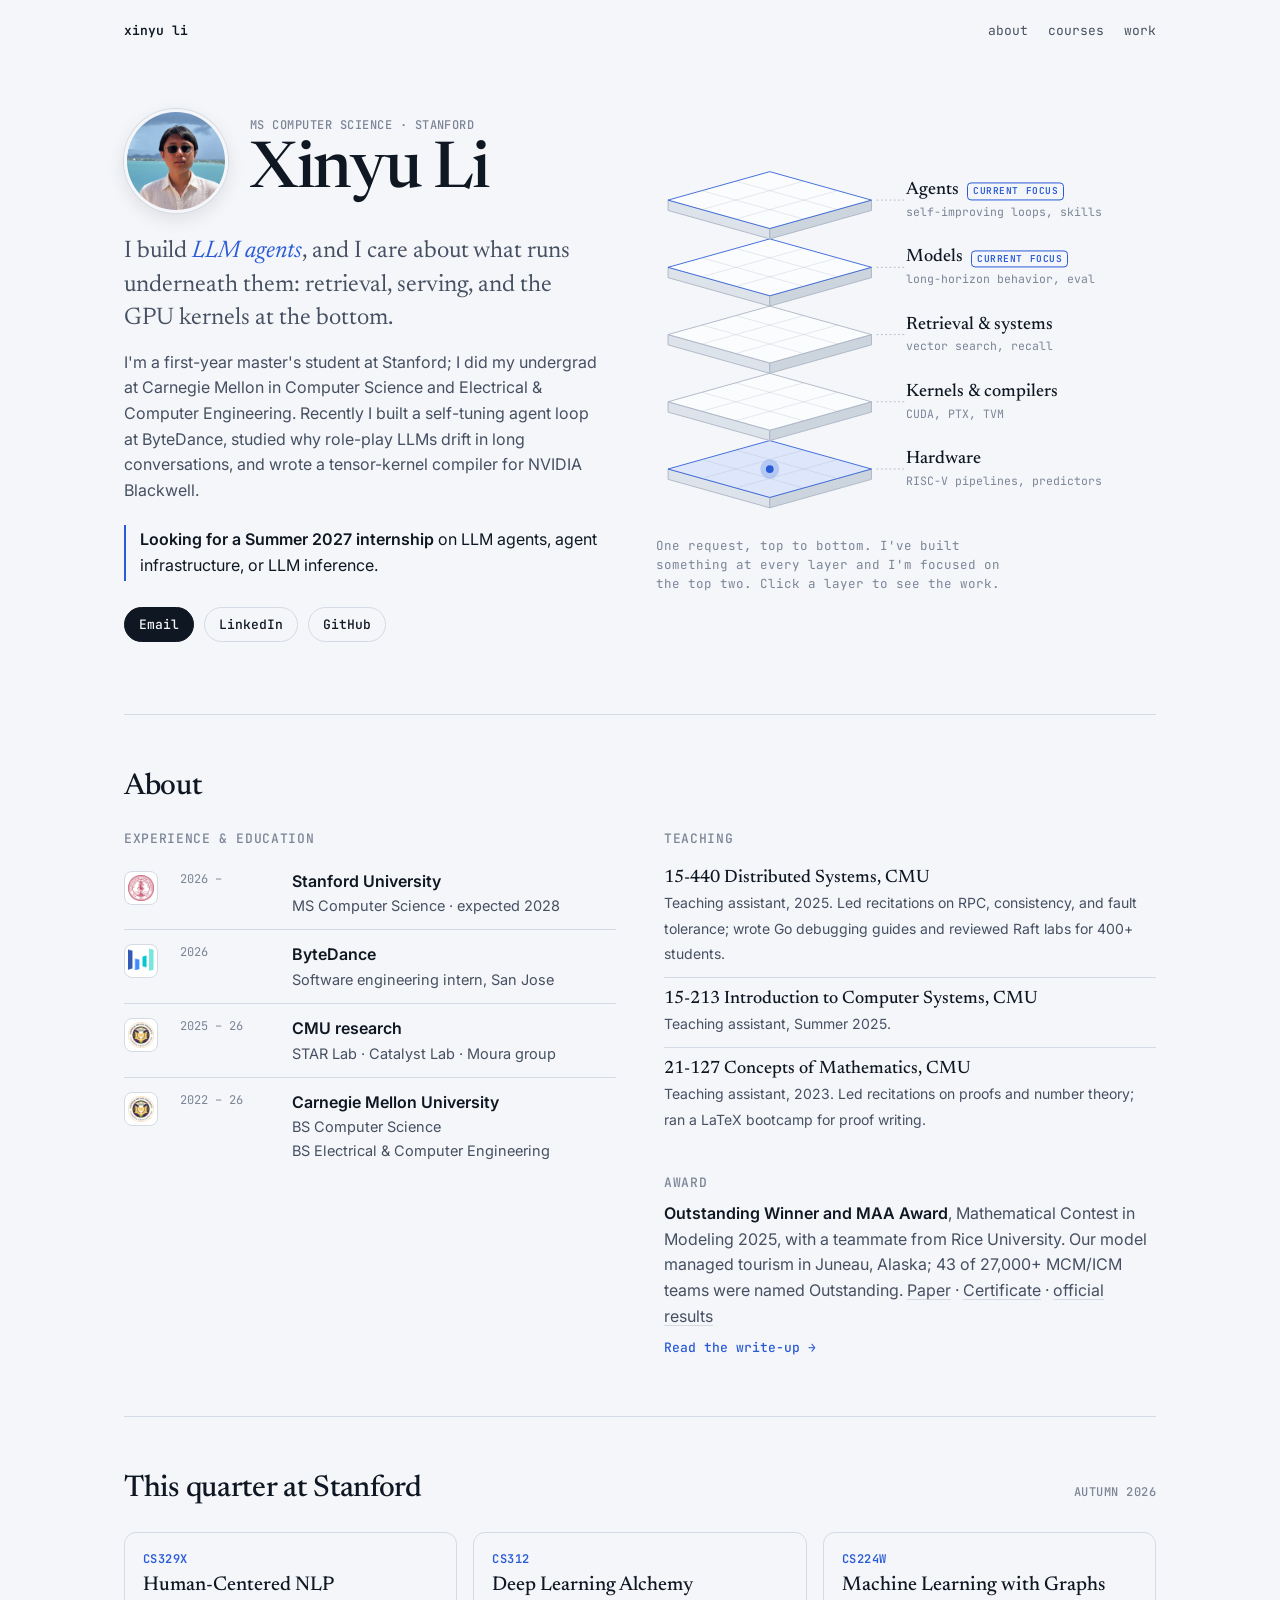
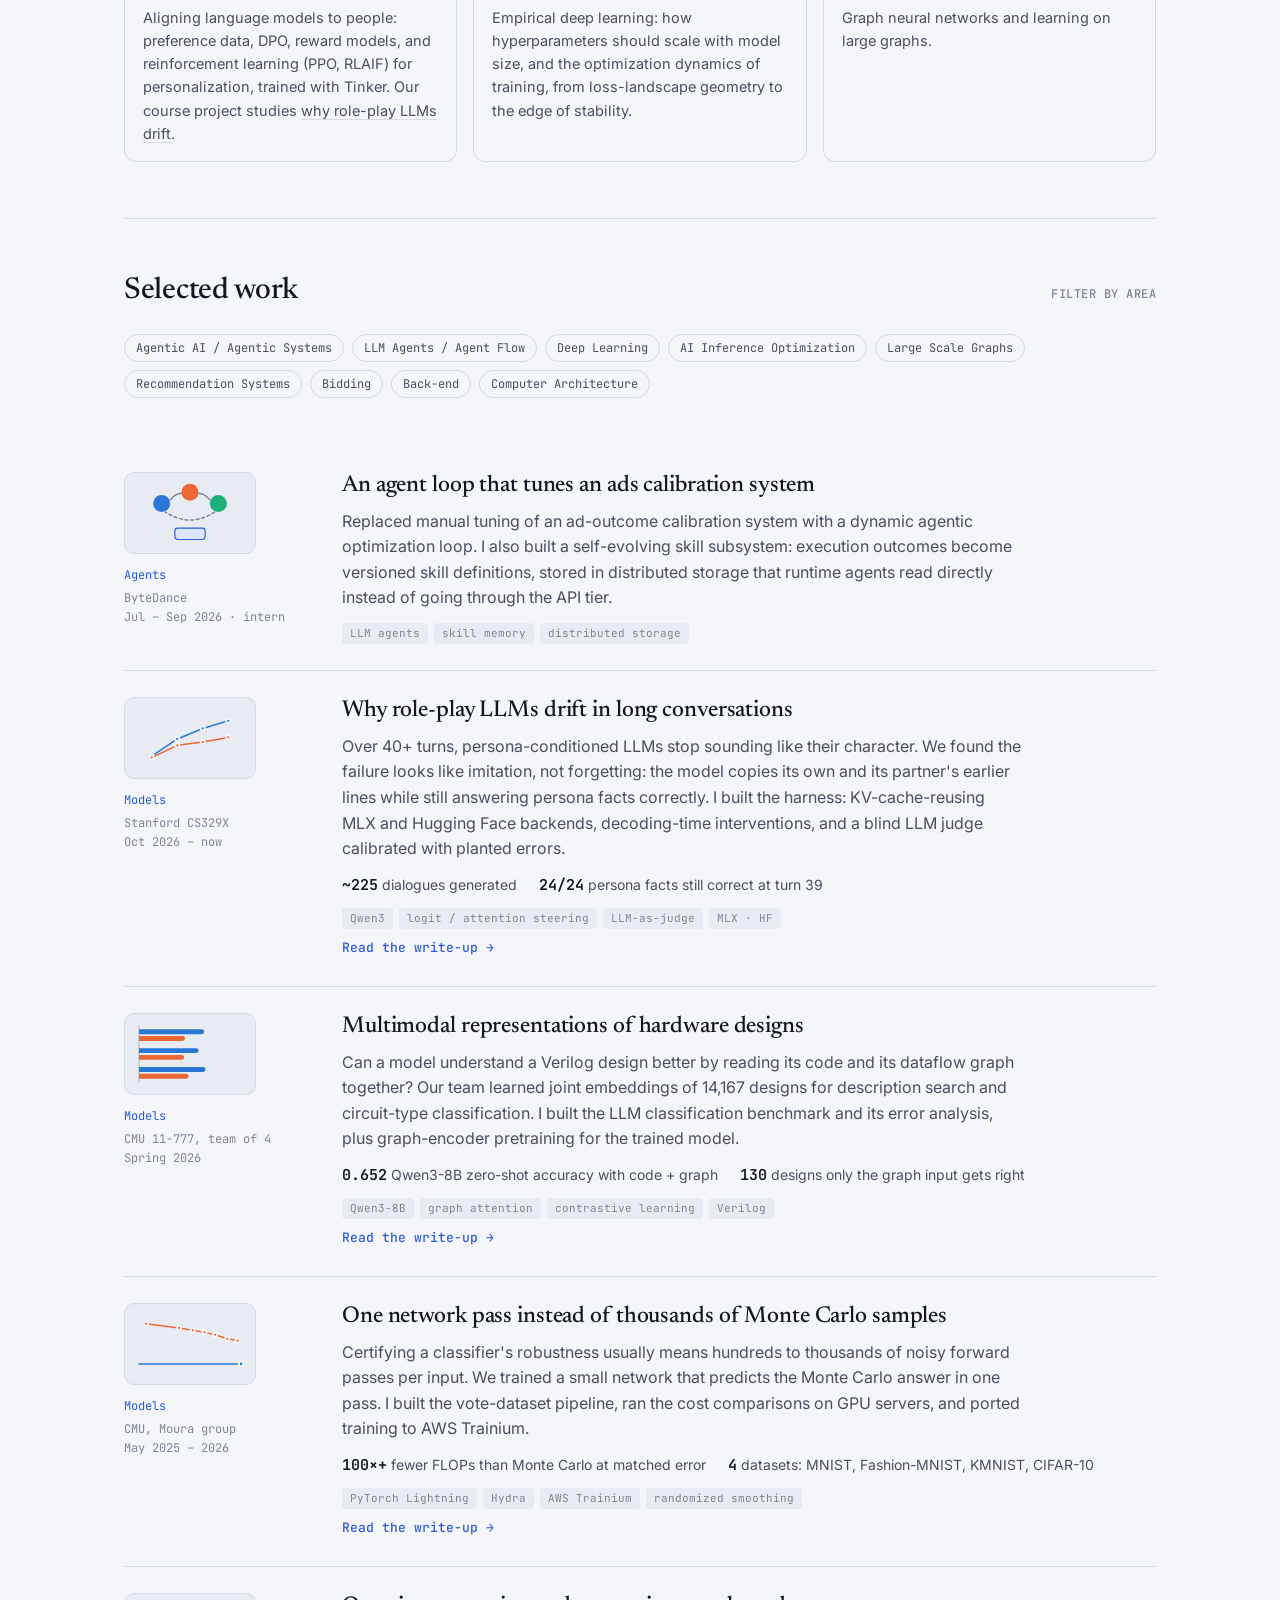
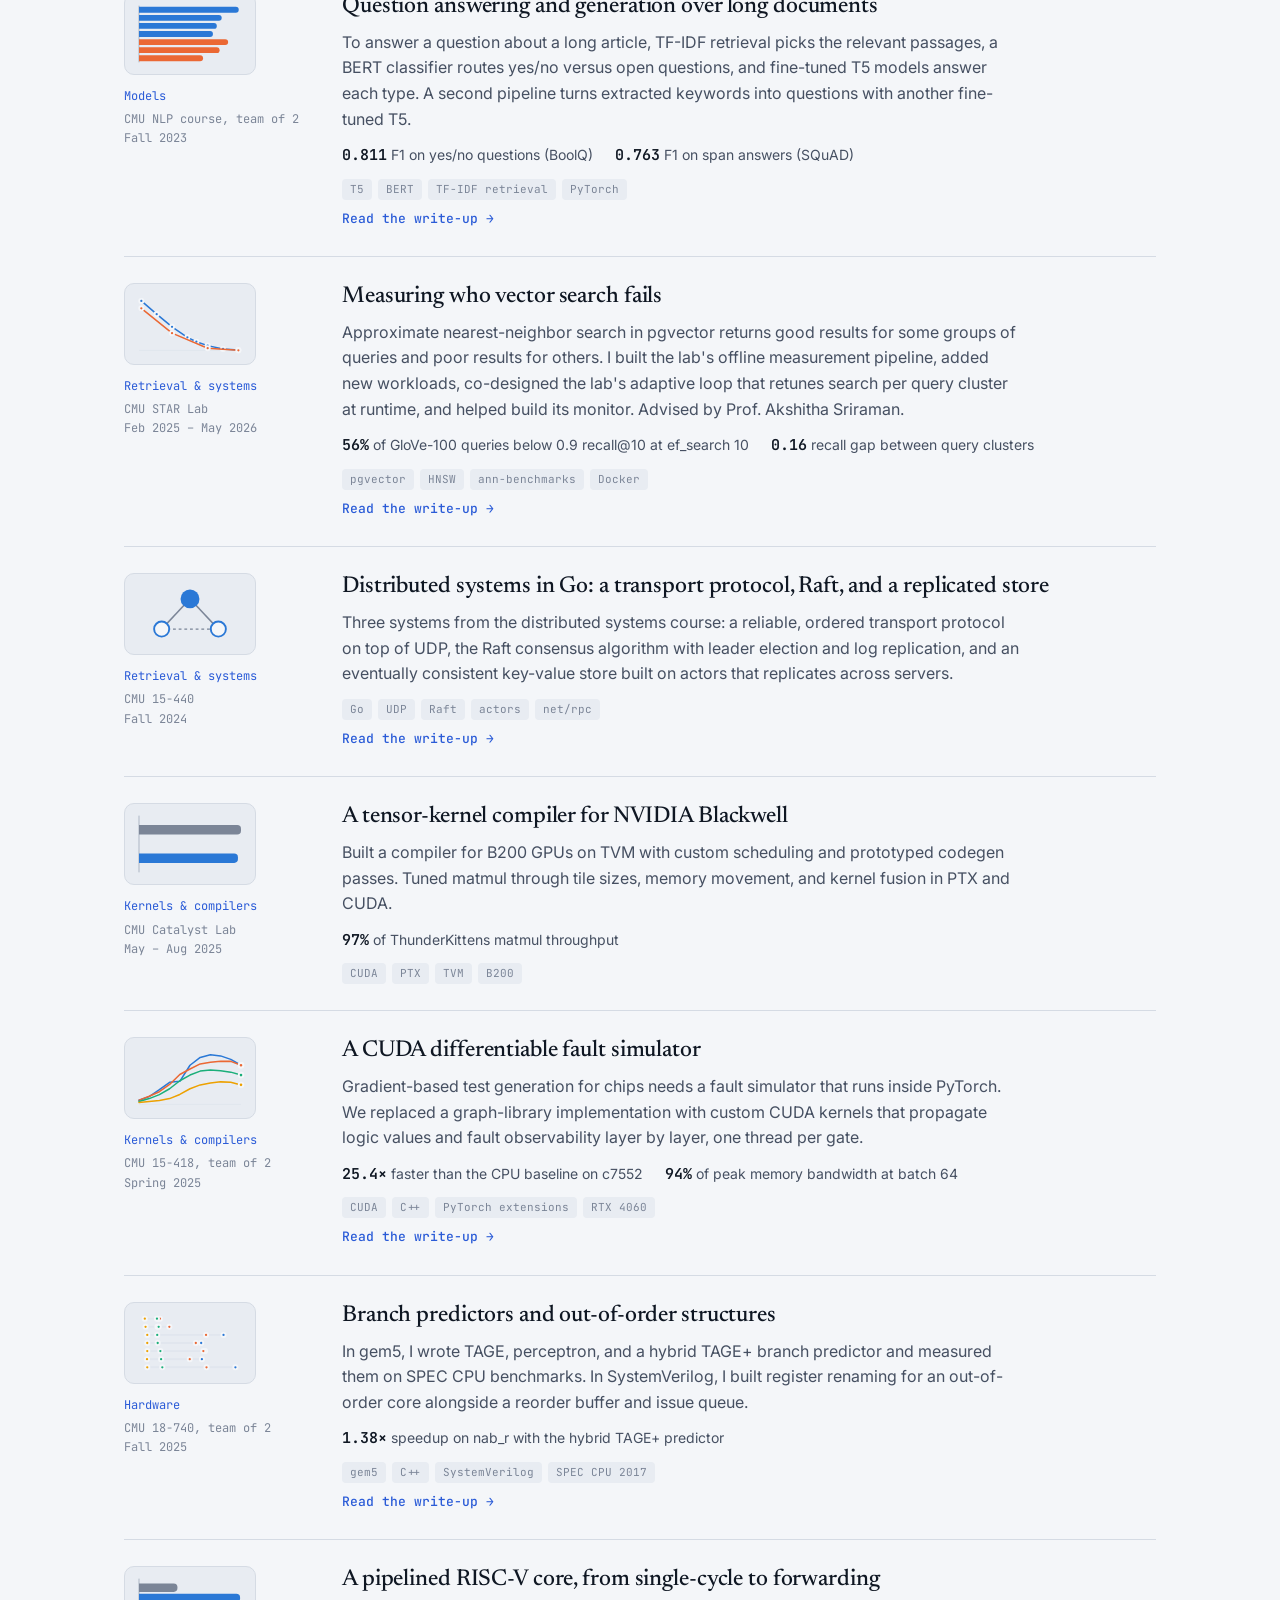
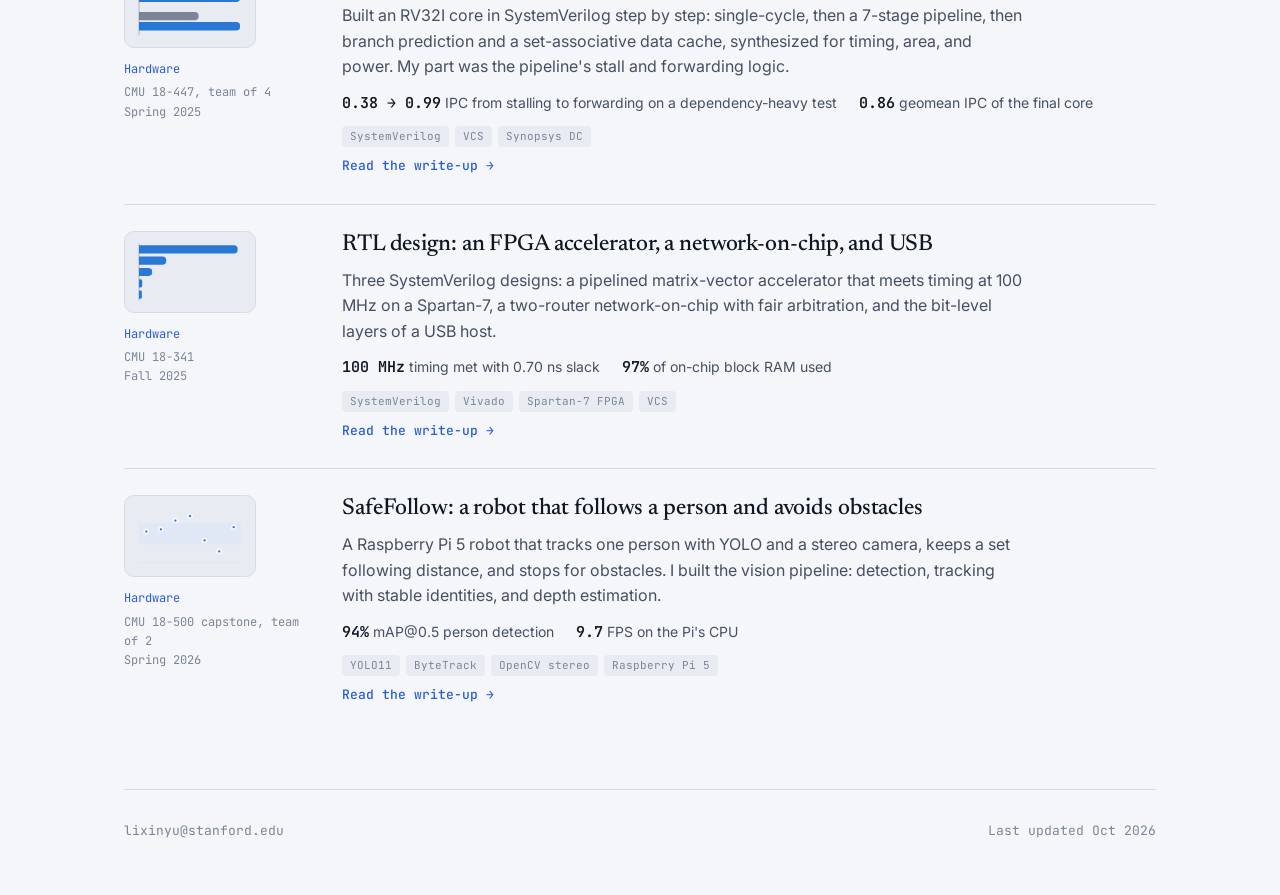
<file: index.html>
<!doctype html>
<html lang="en">
<head>
  <meta charset="utf-8">
  <meta name="viewport" content="width=device-width, initial-scale=1">
  <title>Xinyu Li</title>
  <meta name="description" content="Xinyu Li — Stanford MS CS. I build LLM agents and the systems underneath them.">
  <link rel="icon" href="assets/favicon.svg" type="image/svg+xml">
  <meta property="og:type" content="website">
  <meta property="og:title" content="Xinyu Li">
  <meta property="og:description" content="Xinyu Li, Stanford MS CS. I build LLM agents and the systems underneath them: retrieval, serving, and GPU kernels.">
  <meta property="og:url" content="https://xinyu511.github.io/">
  <meta property="og:image" content="https://xinyu511.github.io/assets/img/profile.jpg">
  <meta name="twitter:card" content="summary">
  <meta name="theme-color" content="#f4f6f9" media="(prefers-color-scheme: light)">
  <meta name="theme-color" content="#0c1016" media="(prefers-color-scheme: dark)">
  <link rel="canonical" href="https://xinyu511.github.io/">
  <link rel="preconnect" href="https://fonts.googleapis.com">
  <link rel="preconnect" href="https://fonts.gstatic.com" crossorigin>
  <link href="https://fonts.googleapis.com/css2?family=Inter:wght@400;500;600&family=JetBrains+Mono:wght@400;500;600&family=Newsreader:ital,opsz,wght@0,6..72,400;0,6..72,500;1,6..72,400&display=swap" rel="stylesheet">
  <link rel="stylesheet" href="assets/site.css?v=16">
  <noscript><style>.stack{display:block}.stack-labels li{position:static;transform:none;margin:6px 0}</style></noscript>
</head>
<body>
<div class="wrap">

  <header class="topbar">
    <a class="home" href="./">xinyu li</a>
    <nav>
      <a href="#about">about</a>
      <a href="#courses">courses</a>
      <a href="#work">work</a>
    </nav>
  </header>

  <!-- ============ hero ============ -->
  <main>
  <div class="hero">
    <div>
      <div class="id-row">
        <img class="avatar" src="assets/img/profile.jpg" alt="Xinyu Li" width="104" height="104">
        <div>
          <div class="kicker">MS Computer Science · Stanford</div>
          <h1>Xinyu Li</h1>
        </div>
      </div>
      <p class="lede">I build <em>LLM agents</em>, and I care about what runs underneath them: retrieval, serving, and the GPU kernels at the bottom.</p>
      <p>I'm a first-year master's student at Stanford; I did my undergrad at Carnegie Mellon in Computer Science and Electrical &amp; Computer Engineering. Recently I built a self-tuning agent loop at ByteDance, studied why role-play LLMs drift in long conversations, and wrote a tensor-kernel compiler for NVIDIA Blackwell.</p>
      <p class="seeking"><b>Looking for a Summer 2027 internship</b> on LLM agents, agent infrastructure, or LLM inference.</p>
      <div class="links">
        <a class="btn primary" href="mailto:lixinyu@stanford.edu">Email</a>
        <a class="btn" href="https://linkedin.com/in/xinyu-li-5950a7270">LinkedIn</a>
        <a class="btn" href="https://github.com/xinyu511">GitHub</a>
      </div>
    </div>

    <figure class="stack-fig">
      <div class="stack">
        <ul class="stack-labels">
          <li data-layer="agents" data-focus="1">
            <button class="layer-btn" type="button" aria-pressed="false">
              <span class="name"><span class="name-text">Agents</span> <span class="now">current focus</span></span>
              <span class="sub">self-improving loops, skills</span>
            </button>
          </li>
          <li data-layer="models" data-focus="1">
            <button class="layer-btn" type="button" aria-pressed="false">
              <span class="name"><span class="name-text">Models</span> <span class="now">current focus</span></span>
              <span class="sub">long-horizon behavior, eval</span>
            </button>
          </li>
          <li data-layer="retrieval">
            <button class="layer-btn" type="button" aria-pressed="false">
              <span class="name"><span class="name-text">Retrieval &amp; systems</span></span>
              <span class="sub">vector search, recall</span>
            </button>
          </li>
          <li data-layer="kernels">
            <button class="layer-btn" type="button" aria-pressed="false">
              <span class="name"><span class="name-text">Kernels &amp; compilers</span></span>
              <span class="sub">CUDA, PTX, TVM</span>
            </button>
          </li>
          <li data-layer="hardware">
            <button class="layer-btn" type="button" aria-pressed="false">
              <span class="name"><span class="name-text">Hardware</span></span>
              <span class="sub">RISC-V pipelines, predictors</span>
            </button>
          </li>
        </ul>
      </div>
      <figcaption>One request, top to bottom. I've built something at every layer and I'm focused on the top two. Click a layer to see the work.</figcaption>
    </figure>
  </div>

  <!-- ============ about ============ -->
  <section id="about">
    <div class="section-head"><h2>About</h2></div>
    <div class="two-col">
      <div>
        <h3 class="sub-h">Experience &amp; education</h3>
        <ul class="timeline">
          <li class="has-logo"><span class="logo"><img src="assets/logos/stanford.png" alt="Stanford University" width="26" height="26" loading="lazy"></span><span class="when">2026 –</span><span class="what"><b>Stanford University</b><span>MS Computer Science · expected 2028</span></span></li>
          <li class="has-logo"><span class="logo"><img src="assets/logos/bytedance.png" alt="ByteDance" width="26" height="26" loading="lazy"></span><span class="when">2026</span><span class="what"><b>ByteDance</b><span>Software engineering intern, San Jose</span></span></li>
          <li class="has-logo"><span class="logo"><img src="assets/logos/cmu.png" alt="Carnegie Mellon University" width="26" height="26" loading="lazy"></span><span class="when">2025 – 26</span><span class="what"><b>CMU research</b><span>STAR Lab · Catalyst Lab · Moura group</span></span></li>
          <li class="has-logo"><span class="logo"><img src="assets/logos/cmu.png" alt="Carnegie Mellon University" width="26" height="26" loading="lazy"></span><span class="when">2022 – 26</span><span class="what"><b>Carnegie Mellon University</b><span>BS Computer Science</span><span>BS Electrical &amp; Computer Engineering</span></span></li>
        </ul>
      </div>
      <div>
        <h3 class="sub-h">Teaching</h3>
        <ul class="pubs">
          <li>
            <span class="title">15-440 Distributed Systems, CMU</span>
            <span class="authors">Teaching assistant, 2025. Led recitations on RPC, consistency, and fault tolerance; wrote Go debugging guides and reviewed Raft labs for 400+ students.</span>
          </li>
          <li>
            <span class="title">15-213 Introduction to Computer Systems, CMU</span>
            <span class="authors">Teaching assistant, Summer 2025.</span>
          </li>
          <li>
            <span class="title">21-127 Concepts of Mathematics, CMU</span>
            <span class="authors">Teaching assistant, 2023. Led recitations on proofs and number theory; ran a LaTeX bootcamp for proof writing.</span>
          </li>
        </ul>
        <h3 class="sub-h">Award</h3>
        <p style="margin:0;color:var(--ink-2)"><b style="color:var(--ink);font-weight:600">Outstanding Winner and MAA Award</b>, Mathematical Contest in Modeling 2025, with a teammate from Rice University. Our model managed tourism in Juneau, Alaska; 43 of 27,000+ MCM/ICM teams were named Outstanding. <a href="assets/papers/mcm-2025-sustainable-tourism-juneau.pdf">Paper</a> · <a href="https://www.comap-math.org/mcm/2025Certs/2504448.pdf">Certificate</a> · <a href="https://www.contest.comap.com/undergraduate/contests/mcm/contests/2025/results/">official results</a></p>
        <a class="more" href="projects/mcm-2025.html">Read the write-up →</a>
      </div>
    </div>
  </section>

  <!-- ============ courses ============ -->
  <section id="courses">
    <div class="section-head">
      <h2>This quarter at Stanford</h2>
      <span class="kicker">Autumn 2026</span>
    </div>
    <div class="courses">
      <article class="course">
        <div class="course-code">CS329X</div>
        <h3>Human-Centered NLP</h3>
        <p>Aligning language models to people: preference data, DPO, reward models, and reinforcement learning (PPO, RLAIF) for personalization, trained with Tinker. Our course project studies <a href="projects/persona-stability.html">why role-play LLMs drift</a>.</p>
      </article>
      <article class="course">
        <div class="course-code">CS312</div>
        <h3>Deep Learning Alchemy</h3>
        <p>Empirical deep learning: how hyperparameters should scale with model size, and the optimization dynamics of training, from loss-landscape geometry to the edge of stability.</p>
      </article>
      <article class="course">
        <div class="course-code">CS224W</div>
        <h3>Machine Learning with Graphs</h3>
        <p>Graph neural networks and learning on large graphs.</p>
      </article>
    </div>
  </section>

  <!-- ============ work ============ -->
  <section id="work">
    <div class="section-head">
      <h2>Selected work</h2>
      <span class="kicker">filter by area</span>
    </div>
    <div class="filters" role="group" aria-label="Filter by area">
      <button class="chip" type="button" data-area="agentic" aria-pressed="false">Agentic AI / Agentic Systems</button>
      <button class="chip" type="button" data-area="llm-agents" aria-pressed="false">LLM Agents / Agent Flow</button>
      <button class="chip" type="button" data-area="dl" aria-pressed="false">Deep Learning</button>
      <button class="chip" type="button" data-area="inference" aria-pressed="false">AI Inference Optimization</button>
      <button class="chip" type="button" data-area="graphs" aria-pressed="false">Large Scale Graphs</button>
      <button class="chip" type="button" data-area="recsys" aria-pressed="false">Recommendation Systems</button>
      <button class="chip" type="button" data-area="bidding" aria-pressed="false">Bidding</button>
      <button class="chip" type="button" data-area="backend" aria-pressed="false">Back-end</button>
      <button class="chip" type="button" data-area="arch" aria-pressed="false">Computer Architecture</button>
    </div>
    <div class="filter-status" aria-live="polite"></div>

<!-- work:start -->
    <article class="work" data-layer="agents" data-areas="agentic llm-agents bidding recsys backend">
      <div class="work-meta"><div class="thumb" aria-hidden="true"><svg viewBox="0 0 120 72" aria-hidden="true" class="thumb-art">
  <circle cx="30" cy="26" r="9" fill="var(--s1)"/><circle cx="60" cy="14" r="9" fill="var(--s2)"/><circle cx="90" cy="26" r="9" fill="var(--s3)"/>
  <path d="M39 22 Q45 15 51 15" fill="none" stroke="var(--ink-3)" stroke-width="1.6" stroke-linecap="round"/>
  <path d="M69 15 Q75 15 81 22" fill="none" stroke="var(--ink-3)" stroke-width="1.6" stroke-linecap="round"/>
  <path d="M86 35 Q60 52 34 35" fill="none" stroke="var(--ink-3)" stroke-width="1.6" stroke-linecap="round" stroke-dasharray="3 3"/>
  <rect x="44" y="52" width="32" height="12" rx="3" fill="var(--accent-soft)" stroke="var(--accent)" stroke-width="1.2"/>
</svg></div><span class="layer">Agents</span><br>ByteDance<br>Jul – Sep 2026 · intern</div>
      <div>
        <h3>An agent loop that tunes an ads calibration system</h3>
        <p>Replaced manual tuning of an ad-outcome calibration system with a dynamic agentic optimization loop. I also built a self-evolving skill subsystem: execution outcomes become versioned skill definitions, stored in distributed storage that runtime agents read directly instead of going through the API tier.</p>
        <div class="tags"><span class="tag">LLM agents</span><span class="tag">skill memory</span><span class="tag">distributed storage</span></div>
      </div>
    </article>

    <article class="work" data-layer="models" data-areas="llm-agents dl inference">
      <div class="work-meta"><a class="thumb" href="projects/persona-stability.html" aria-label="Open the write-up: Why role-play LLMs drift in long conversations"><div data-chart="persona-dyad-qwen" data-mode="thumb"></div></a><span class="layer">Models</span><br>Stanford CS329X<br>Oct 2026 – now</div>
      <div>
        <h3><a href="projects/persona-stability.html">Why role-play LLMs drift in long conversations</a></h3>
        <p>Over 40+ turns, persona-conditioned LLMs stop sounding like their character. We found the failure looks like imitation, not forgetting: the model copies its own and its partner's earlier lines while still answering persona facts correctly. I built the harness: KV-cache-reusing MLX and Hugging Face backends, decoding-time interventions, and a blind LLM judge calibrated with planted errors.</p>
        <ul class="stats"><li><b>~225</b>dialogues generated</li><li><b>24/24</b>persona facts still correct at turn 39</li></ul>
        <div class="tags"><span class="tag">Qwen3</span><span class="tag">logit / attention steering</span><span class="tag">LLM-as-judge</span><span class="tag">MLX · HF</span></div>
        <a class="more" href="projects/persona-stability.html">Read the write-up →</a>
      </div>
    </article>

    <article class="work" data-layer="models" data-areas="graphs dl">
      <div class="work-meta"><a class="thumb" href="projects/mm-hdl.html" aria-label="Open the write-up: Multimodal representations of hardware designs"><div data-chart="mmhdl-modality" data-mode="thumb"></div></a><span class="layer">Models</span><br>CMU 11-777, team of 4<br>Spring 2026</div>
      <div>
        <h3><a href="projects/mm-hdl.html">Multimodal representations of hardware designs</a></h3>
        <p>Can a model understand a Verilog design better by reading its code and its dataflow graph together? Our team learned joint embeddings of 14,167 designs for description search and circuit-type classification. I built the LLM classification benchmark and its error analysis, plus graph-encoder pretraining for the trained model.</p>
        <ul class="stats"><li><b>0.652</b>Qwen3-8B zero-shot accuracy with code + graph</li><li><b>130</b>designs only the graph input gets right</li></ul>
        <div class="tags"><span class="tag">Qwen3-8B</span><span class="tag">graph attention</span><span class="tag">contrastive learning</span><span class="tag">Verilog</span></div>
        <a class="more" href="projects/mm-hdl.html">Read the write-up →</a>
      </div>
    </article>

    <article class="work" data-layer="models" data-areas="dl inference">
      <div class="work-meta"><a class="thumb" href="projects/amortized-estimators.html" aria-label="Open the write-up: One network pass instead of thousands of Monte Carlo samples"><div data-chart="nncert-flops" data-mode="thumb"></div></a><span class="layer">Models</span><br>CMU, Moura group<br>May 2025 – 2026</div>
      <div>
        <h3><a href="projects/amortized-estimators.html">One network pass instead of thousands of Monte Carlo samples</a></h3>
        <p>Certifying a classifier's robustness usually means hundreds to thousands of noisy forward passes per input. We trained a small network that predicts the Monte Carlo answer in one pass. I built the vote-dataset pipeline, ran the cost comparisons on GPU servers, and ported training to AWS Trainium.</p>
        <ul class="stats"><li><b>100×+</b>fewer FLOPs than Monte Carlo at matched error</li><li><b>4</b>datasets: MNIST, Fashion-MNIST, KMNIST, CIFAR-10</li></ul>
        <div class="tags"><span class="tag">PyTorch Lightning</span><span class="tag">Hydra</span><span class="tag">AWS Trainium</span><span class="tag">randomized smoothing</span></div>
        <a class="more" href="projects/amortized-estimators.html">Read the write-up →</a>
      </div>
    </article>

    <article class="work" data-layer="models" data-areas="dl">
      <div class="work-meta"><a class="thumb" href="projects/qa-generation.html" aria-label="Open the write-up: Question answering and generation over long documents"><div data-chart="nlp-metrics" data-mode="thumb"></div></a><span class="layer">Models</span><br>CMU NLP course, team of 2<br>Fall 2023</div>
      <div>
        <h3><a href="projects/qa-generation.html">Question answering and generation over long documents</a></h3>
        <p>To answer a question about a long article, TF-IDF retrieval picks the relevant passages, a BERT classifier routes yes/no versus open questions, and fine-tuned T5 models answer each type. A second pipeline turns extracted keywords into questions with another fine-tuned T5.</p>
        <ul class="stats"><li><b>0.811</b>F1 on yes/no questions (BoolQ)</li><li><b>0.763</b>F1 on span answers (SQuAD)</li></ul>
        <div class="tags"><span class="tag">T5</span><span class="tag">BERT</span><span class="tag">TF-IDF retrieval</span><span class="tag">PyTorch</span></div>
        <a class="more" href="projects/qa-generation.html">Read the write-up →</a>
      </div>
    </article>

    <article class="work" data-layer="retrieval" data-areas="graphs recsys backend">
      <div class="work-meta"><a class="thumb" href="projects/vector-recall.html" aria-label="Open the write-up: Measuring who vector search fails"><div data-chart="star-tail" data-mode="thumb"></div></a><span class="layer">Retrieval &amp; systems</span><br>CMU STAR Lab<br>Feb 2025 – May 2026</div>
      <div>
        <h3><a href="projects/vector-recall.html">Measuring who vector search fails</a></h3>
        <p>Approximate nearest-neighbor search in pgvector returns good results for some groups of queries and poor results for others. I built the lab's offline measurement pipeline, added new workloads, co-designed the lab's adaptive loop that retunes search per query cluster at runtime, and helped build its monitor. Advised by Prof. Akshitha Sriraman.</p>
        <ul class="stats"><li><b>56%</b>of GloVe-100 queries below 0.9 recall@10 at ef_search 10</li><li><b>0.16</b>recall gap between query clusters</li></ul>
        <div class="tags"><span class="tag">pgvector</span><span class="tag">HNSW</span><span class="tag">ann-benchmarks</span><span class="tag">Docker</span></div>
        <a class="more" href="projects/vector-recall.html">Read the write-up →</a>
      </div>
    </article>

    <article class="work" data-layer="retrieval" data-areas="backend">
      <div class="work-meta"><a class="thumb" href="projects/distributed-systems.html" aria-label="Open the write-up: Distributed systems in Go: a transport protocol, Raft, and a replicated store"><svg viewBox="0 0 120 72" aria-hidden="true" class="thumb-art">
  <line x1="60" y1="20" x2="30" y2="52" stroke="var(--ink-3)" stroke-width="1.6"/><line x1="60" y1="20" x2="90" y2="52" stroke="var(--ink-3)" stroke-width="1.6"/>
  <line x1="30" y1="52" x2="90" y2="52" stroke="var(--ink-3)" stroke-width="1.4" stroke-dasharray="3 3"/>
  <circle cx="60" cy="20" r="10" fill="var(--s1)"/><circle cx="30" cy="52" r="8" fill="var(--paper)" stroke="var(--s1)" stroke-width="2"/><circle cx="90" cy="52" r="8" fill="var(--paper)" stroke="var(--s1)" stroke-width="2"/>
</svg></a><span class="layer">Retrieval &amp; systems</span><br>CMU 15-440<br>Fall 2024</div>
      <div>
        <h3><a href="projects/distributed-systems.html">Distributed systems in Go: a transport protocol, Raft, and a replicated store</a></h3>
        <p>Three systems from the distributed systems course: a reliable, ordered transport protocol on top of UDP, the Raft consensus algorithm with leader election and log replication, and an eventually consistent key-value store built on actors that replicates across servers.</p>
        <div class="tags"><span class="tag">Go</span><span class="tag">UDP</span><span class="tag">Raft</span><span class="tag">actors</span><span class="tag">net/rpc</span></div>
        <a class="more" href="projects/distributed-systems.html">Read the write-up →</a>
      </div>
    </article>

    <article class="work" data-layer="kernels" data-areas="arch inference">
      <div class="work-meta"><div class="thumb" aria-hidden="true"><div data-chart="bw-matmul" data-mode="thumb"></div></div><span class="layer">Kernels &amp; compilers</span><br>CMU Catalyst Lab<br>May – Aug 2025</div>
      <div>
        <h3>A tensor-kernel compiler for NVIDIA Blackwell</h3>
        <p>Built a compiler for B200 GPUs on TVM with custom scheduling and prototyped codegen passes. Tuned matmul through tile sizes, memory movement, and kernel fusion in PTX and CUDA.</p>
        <ul class="stats"><li><b>97%</b>of ThunderKittens matmul throughput</li></ul>
        <div class="tags"><span class="tag">CUDA</span><span class="tag">PTX</span><span class="tag">TVM</span><span class="tag">B200</span></div>
      </div>
    </article>

    <article class="work" data-layer="kernels" data-areas="graphs arch">
      <div class="work-meta"><a class="thumb" href="projects/cuda-fault-sim.html" aria-label="Open the write-up: A CUDA differentiable fault simulator"><div data-chart="faultsim-block" data-mode="thumb"></div></a><span class="layer">Kernels &amp; compilers</span><br>CMU 15-418, team of 2<br>Spring 2025</div>
      <div>
        <h3><a href="projects/cuda-fault-sim.html">A CUDA differentiable fault simulator</a></h3>
        <p>Gradient-based test generation for chips needs a fault simulator that runs inside PyTorch. We replaced a graph-library implementation with custom CUDA kernels that propagate logic values and fault observability layer by layer, one thread per gate.</p>
        <ul class="stats"><li><b>25.4×</b>faster than the CPU baseline on c7552</li><li><b>94%</b>of peak memory bandwidth at batch 64</li></ul>
        <div class="tags"><span class="tag">CUDA</span><span class="tag">C++</span><span class="tag">PyTorch extensions</span><span class="tag">RTX 4060</span></div>
        <a class="more" href="projects/cuda-fault-sim.html">Read the write-up →</a>
      </div>
    </article>

    <article class="work" data-layer="hardware" data-areas="arch">
      <div class="work-meta"><a class="thumb" href="projects/branch-prediction.html" aria-label="Open the write-up: Branch predictors and out-of-order structures"><div data-chart="bp-speedup" data-mode="thumb"></div></a><span class="layer">Hardware</span><br>CMU 18-740, team of 2<br>Fall 2025</div>
      <div>
        <h3><a href="projects/branch-prediction.html">Branch predictors and out-of-order structures</a></h3>
        <p>In gem5, I wrote TAGE, perceptron, and a hybrid TAGE+ branch predictor and measured them on SPEC CPU benchmarks. In SystemVerilog, I built register renaming for an out-of-order core alongside a reorder buffer and issue queue.</p>
        <ul class="stats"><li><b>1.38×</b>speedup on nab_r with the hybrid TAGE+ predictor</li></ul>
        <div class="tags"><span class="tag">gem5</span><span class="tag">C++</span><span class="tag">SystemVerilog</span><span class="tag">SPEC CPU 2017</span></div>
        <a class="more" href="projects/branch-prediction.html">Read the write-up →</a>
      </div>
    </article>

    <article class="work" data-layer="hardware" data-areas="arch">
      <div class="work-meta"><a class="thumb" href="projects/riscv-pipeline.html" aria-label="Open the write-up: A pipelined RISC-V core, from single-cycle to forwarding"><div data-chart="core-ipc" data-mode="thumb"></div></a><span class="layer">Hardware</span><br>CMU 18-447, team of 4<br>Spring 2025</div>
      <div>
        <h3><a href="projects/riscv-pipeline.html">A pipelined RISC-V core, from single-cycle to forwarding</a></h3>
        <p>Built an RV32I core in SystemVerilog step by step: single-cycle, then a 7-stage pipeline, then branch prediction and a set-associative data cache, synthesized for timing, area, and power. My part was the pipeline's stall and forwarding logic.</p>
        <ul class="stats"><li><b>0.38 → 0.99</b>IPC from stalling to forwarding on a dependency-heavy test</li><li><b>0.86</b>geomean IPC of the final core</li></ul>
        <div class="tags"><span class="tag">SystemVerilog</span><span class="tag">VCS</span><span class="tag">Synopsys DC</span></div>
        <a class="more" href="projects/riscv-pipeline.html">Read the write-up →</a>
      </div>
    </article>

    <article class="work" data-layer="hardware" data-areas="arch">
      <div class="work-meta"><a class="thumb" href="projects/rtl-design.html" aria-label="Open the write-up: RTL design: an FPGA accelerator, a network-on-chip, and USB"><div data-chart="mm-util" data-mode="thumb"></div></a><span class="layer">Hardware</span><br>CMU 18-341<br>Fall 2025</div>
      <div>
        <h3><a href="projects/rtl-design.html">RTL design: an FPGA accelerator, a network-on-chip, and USB</a></h3>
        <p>Three SystemVerilog designs: a pipelined matrix-vector accelerator that meets timing at 100 MHz on a Spartan-7, a two-router network-on-chip with fair arbitration, and the bit-level layers of a USB host.</p>
        <ul class="stats"><li><b>100 MHz</b>timing met with 0.70 ns slack</li><li><b>97%</b>of on-chip block RAM used</li></ul>
        <div class="tags"><span class="tag">SystemVerilog</span><span class="tag">Vivado</span><span class="tag">Spartan-7 FPGA</span><span class="tag">VCS</span></div>
        <a class="more" href="projects/rtl-design.html">Read the write-up →</a>
      </div>
    </article>

    <article class="work" data-layer="hardware" data-areas="dl">
      <div class="work-meta"><a class="thumb" href="projects/safefollow.html" aria-label="Open the write-up: SafeFollow: a robot that follows a person and avoids obstacles"><div data-chart="sf-distance" data-mode="thumb"></div></a><span class="layer">Hardware</span><br>CMU 18-500 capstone, team of 2<br>Spring 2026</div>
      <div>
        <h3><a href="projects/safefollow.html">SafeFollow: a robot that follows a person and avoids obstacles</a></h3>
        <p>A Raspberry Pi 5 robot that tracks one person with YOLO and a stereo camera, keeps a set following distance, and stops for obstacles. I built the vision pipeline: detection, tracking with stable identities, and depth estimation.</p>
        <ul class="stats"><li><b>94%</b>mAP@0.5 person detection</li><li><b>9.7</b>FPS on the Pi's CPU</li></ul>
        <div class="tags"><span class="tag">YOLO11</span><span class="tag">ByteTrack</span><span class="tag">OpenCV stereo</span><span class="tag">Raspberry Pi 5</span></div>
        <a class="more" href="projects/safefollow.html">Read the write-up →</a>
      </div>
    </article>
<!-- work:end -->
  </section>

  </main>

  <footer>
    <span>lixinyu@stanford.edu</span>
    <span>Last updated Oct 2026</span>
  </footer>
</div>
<script src="assets/chart-data.js?v=16"></script>
<script src="assets/charts.js?v=16"></script>
<script src="assets/stack.js?v=16"></script>
</body>
</html>
</file>
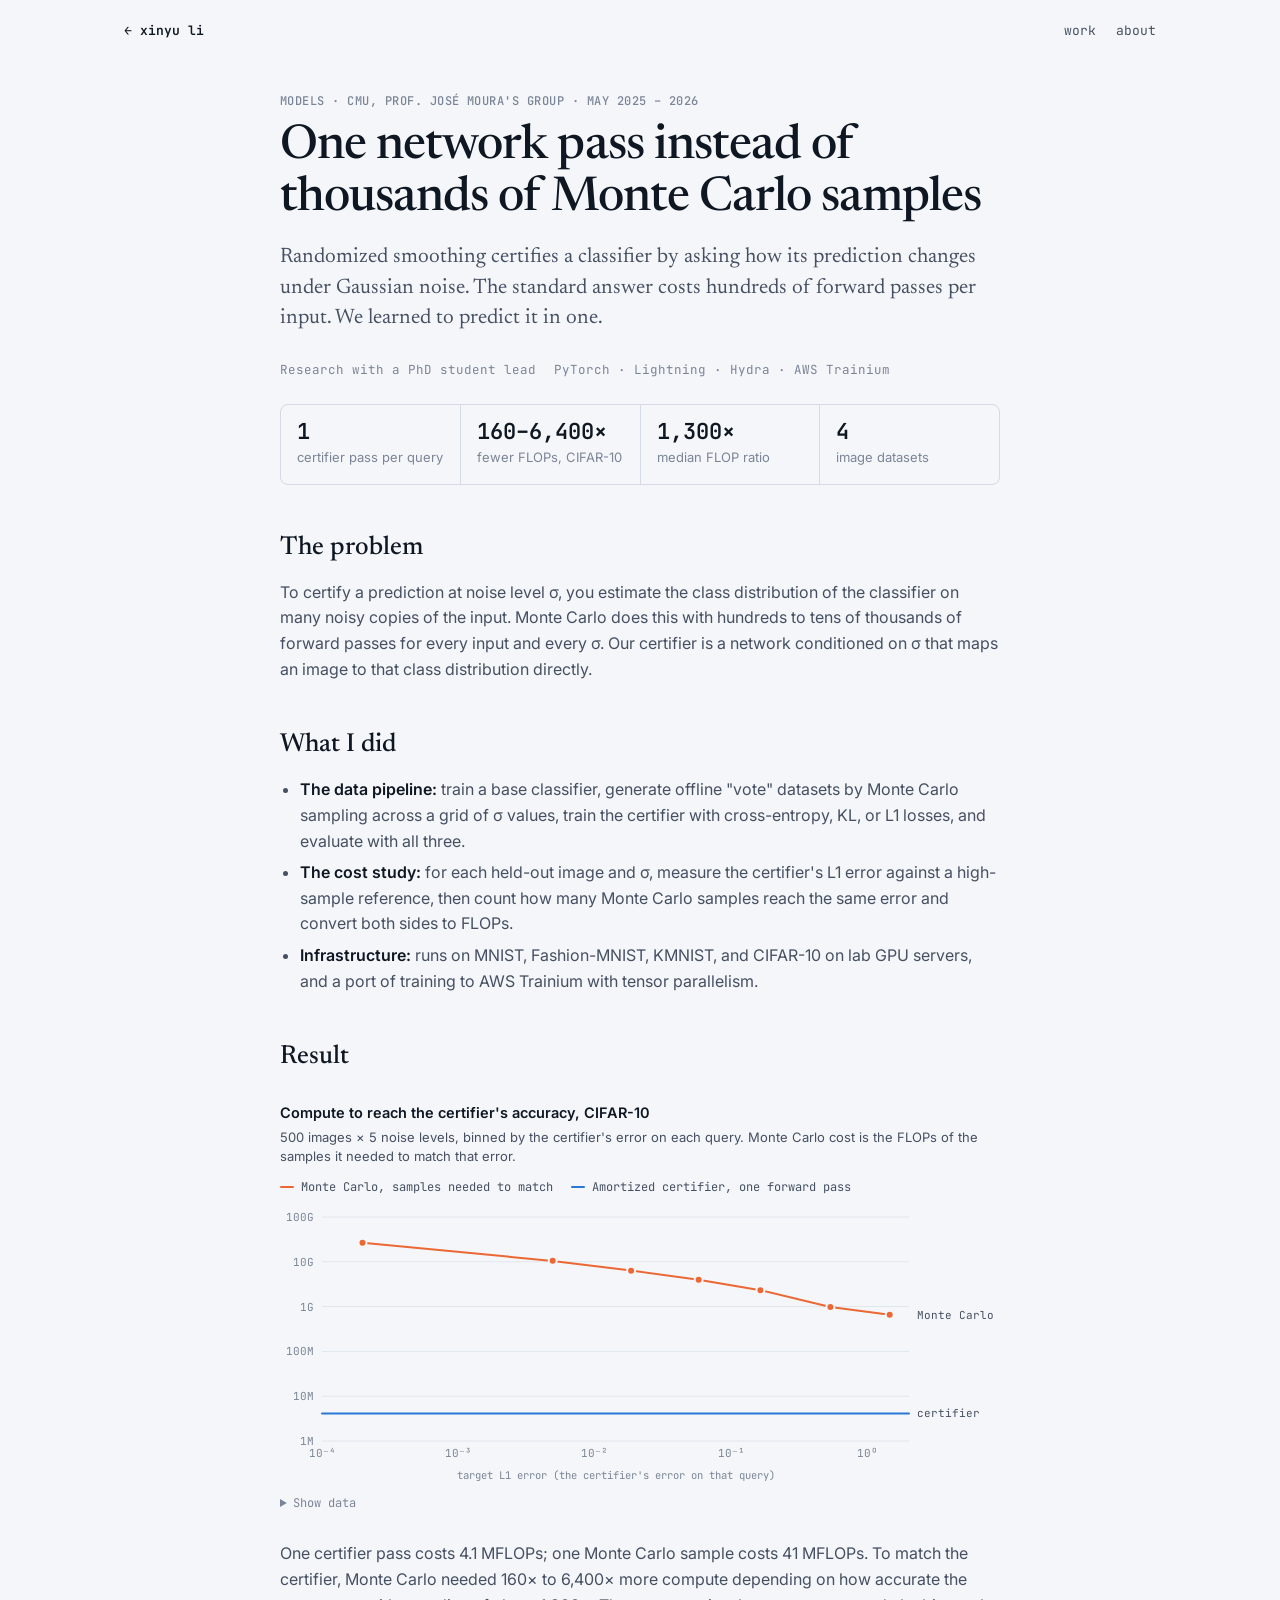
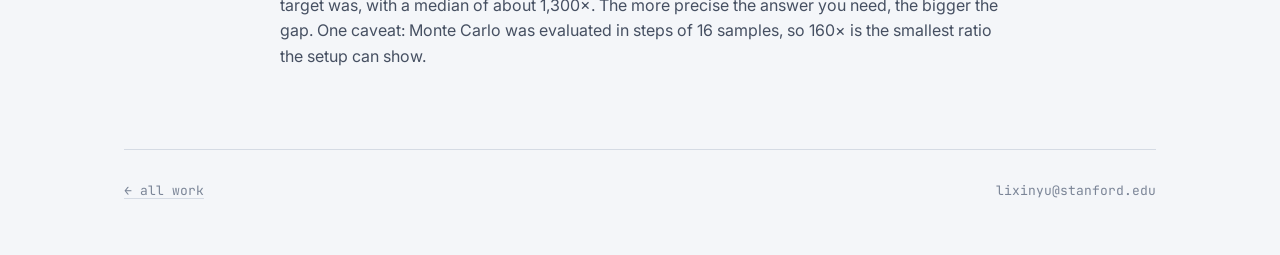
<file: projects/amortized-estimators.html>
<!doctype html>
<html lang="en">
<head>
  <meta charset="utf-8">
  <meta name="viewport" content="width=device-width, initial-scale=1">
  <title>Amortized Certification</title>
  <meta name="description" content="Randomized smoothing certifies a classifier by asking how its prediction changes under Gaussian noise. The standard answer costs hundreds of forward passes per input. We learned to predict it in one.">
  <link rel="icon" href="../assets/favicon.svg" type="image/svg+xml">
  <meta property="og:type" content="article">
  <meta property="og:title" content="One network pass instead of thousands of Monte Carlo samples">
  <meta property="og:description" content="Randomized smoothing certifies a classifier by asking how its prediction changes under Gaussian noise. The standard answer costs hundreds of forward passes per input. We learned to predict it in one.">
  <meta property="og:url" content="https://xinyu511.github.io/projects/amortized-estimators.html">
  <meta name="twitter:card" content="summary">
  <meta name="theme-color" content="#f4f6f9" media="(prefers-color-scheme: light)">
  <meta name="theme-color" content="#0c1016" media="(prefers-color-scheme: dark)">
  <link rel="canonical" href="https://xinyu511.github.io/projects/amortized-estimators.html">
  <link rel="preconnect" href="https://fonts.googleapis.com">
  <link rel="preconnect" href="https://fonts.gstatic.com" crossorigin>
  <link href="https://fonts.googleapis.com/css2?family=Inter:wght@400;500;600&family=JetBrains+Mono:wght@400;500;600&family=Newsreader:ital,opsz,wght@0,6..72,400;0,6..72,500;1,6..72,400&display=swap" rel="stylesheet">
  <link rel="stylesheet" href="../assets/site.css?v=16">
</head>
<body>
<div class="wrap">
  <header class="topbar">
    <a class="home" href="../">← xinyu li</a>
    <nav><a href="../#work">work</a><a href="../#about">about</a></nav>
  </header>

  <main class="article">
    <div class="kicker">Models · CMU, Prof. José Moura's group · May 2025 – 2026</div>
    <h1>One network pass instead of thousands of Monte Carlo samples</h1>
    <p class="dek">Randomized smoothing certifies a classifier by asking how its prediction changes under Gaussian noise. The standard answer costs hundreds of forward passes per input. We learned to predict it in one.</p>
    <div class="meta-row"><span>Research with a PhD student lead</span><span>PyTorch · Lightning · Hydra · AWS Trainium</span></div>
    <div class="facts"><div><b>1</b><span>certifier pass per query</span></div><div><b>160–6,400×</b><span>fewer FLOPs, CIFAR-10</span></div><div><b>1,300×</b><span>median FLOP ratio</span></div><div><b>4</b><span>image datasets</span></div></div>
    

<h2>The problem</h2>
<p>To certify a prediction at noise level σ, you estimate the class distribution of the classifier on many noisy copies of the input. Monte Carlo does this with hundreds to tens of thousands of forward passes for every input and every σ. Our certifier is a network conditioned on σ that maps an image to that class distribution directly.</p>

<h2>What I did</h2>
<ul>
  <li><strong>The data pipeline:</strong> train a base classifier, generate offline "vote" datasets by Monte Carlo sampling across a grid of σ values, train the certifier with cross-entropy, KL, or L1 losses, and evaluate with all three.</li>
  <li><strong>The cost study:</strong> for each held-out image and σ, measure the certifier's L1 error against a high-sample reference, then count how many Monte Carlo samples reach the same error and convert both sides to FLOPs.</li>
  <li><strong>Infrastructure:</strong> runs on MNIST, Fashion-MNIST, KMNIST, and CIFAR-10 on lab GPU servers, and a port of training to AWS Trainium with tensor parallelism.</li>
</ul>

<h2>Result</h2>
<figure class="figure chart-fig">
  <div class="chart-title">Compute to reach the certifier's accuracy, CIFAR-10</div>
  <p class="chart-sub">500 images × 5 noise levels, binned by the certifier's error on each query. Monte Carlo cost is the FLOPs of the samples it needed to match that error.</p>
  <div data-chart="nncert-flops"></div>
</figure>
<p>One certifier pass costs 4.1 MFLOPs; one Monte Carlo sample costs 41 MFLOPs. To match the certifier, Monte Carlo needed 160× to 6,400× more compute depending on how accurate the target was, with a median of about 1,300×. The more precise the answer you need, the bigger the gap. One caveat: Monte Carlo was evaluated in steps of 16 samples, so 160× is the smallest ratio the setup can show.</p>

  </main>

  <footer>
    <a href="../#work">← all work</a>
    <span>lixinyu@stanford.edu</span>
  </footer>
</div>
<script src="../assets/chart-data.js?v=16"></script>
<script src="../assets/charts.js?v=16"></script>
</body>
</html>
</file>
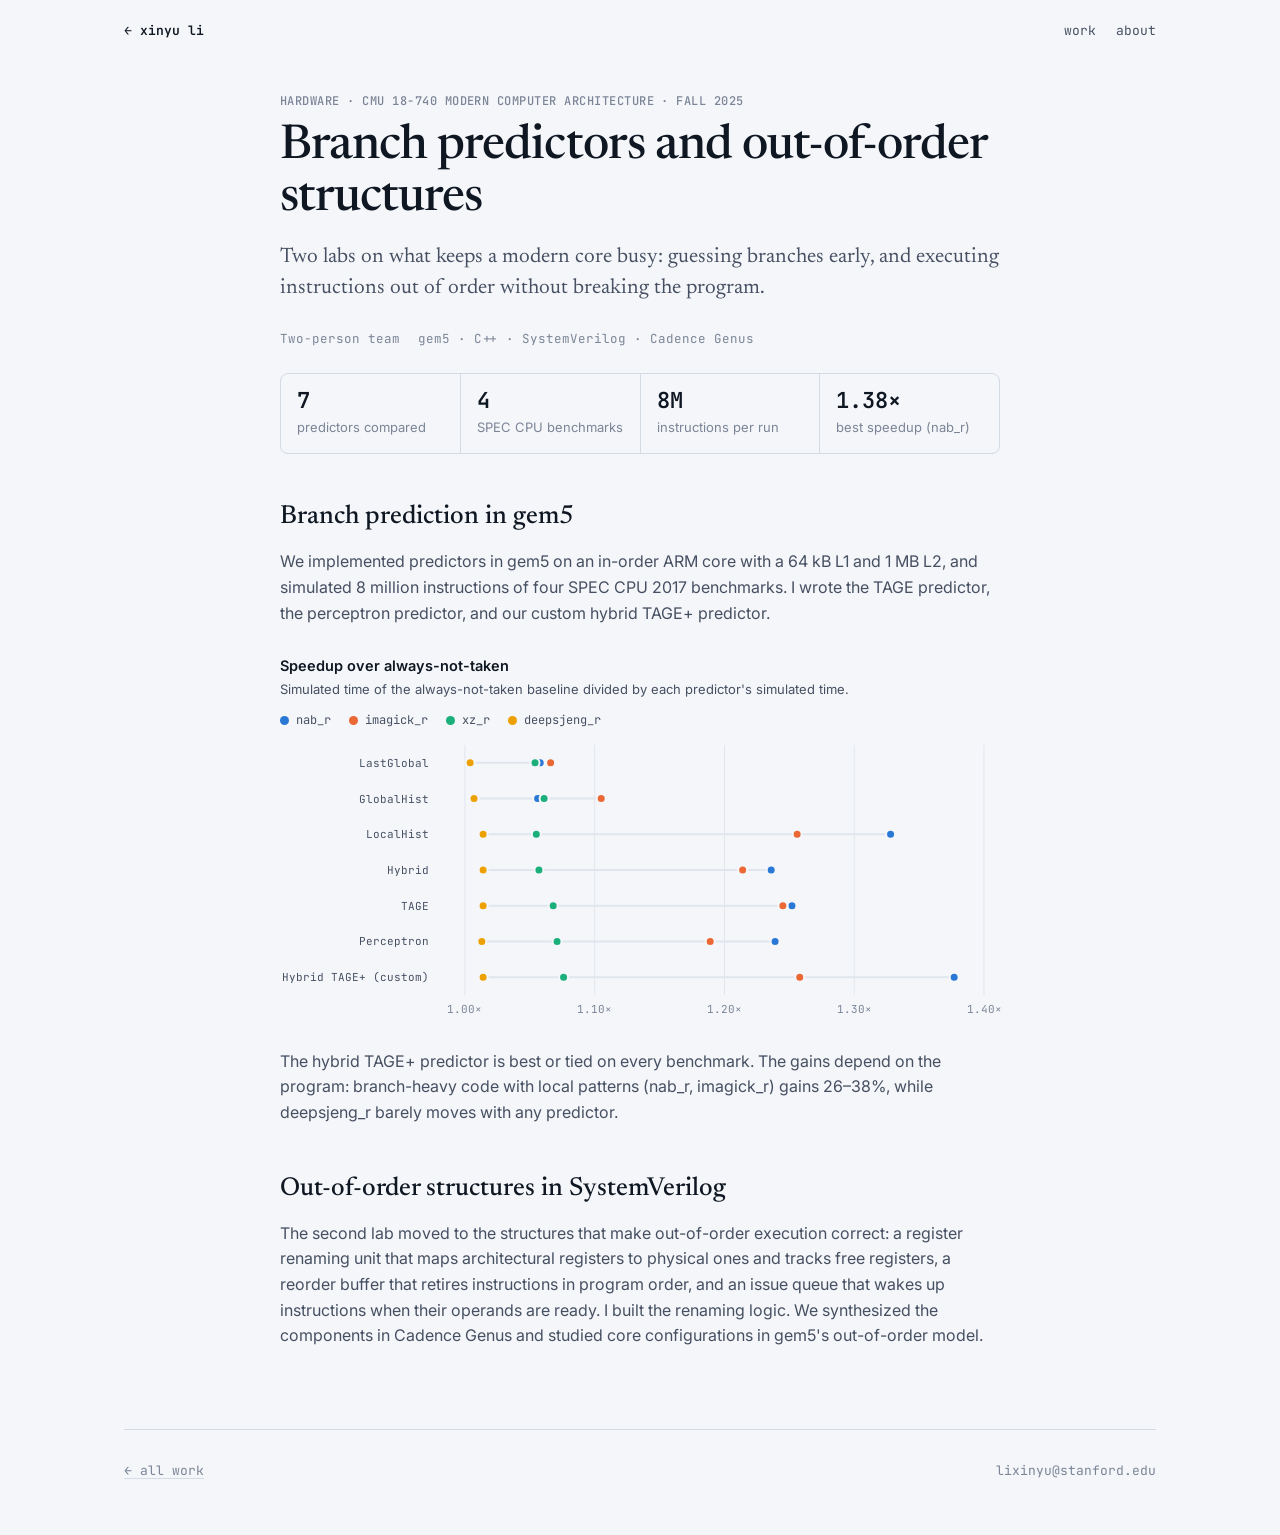
<file: projects/branch-prediction.html>
<!doctype html>
<html lang="en">
<head>
  <meta charset="utf-8">
  <meta name="viewport" content="width=device-width, initial-scale=1">
  <title>Branch Prediction Lab</title>
  <meta name="description" content="Two labs on what keeps a modern core busy: guessing branches early, and executing instructions out of order without breaking the program.">
  <link rel="icon" href="../assets/favicon.svg" type="image/svg+xml">
  <meta property="og:type" content="article">
  <meta property="og:title" content="Branch predictors and out-of-order structures">
  <meta property="og:description" content="Two labs on what keeps a modern core busy: guessing branches early, and executing instructions out of order without breaking the program.">
  <meta property="og:url" content="https://xinyu511.github.io/projects/branch-prediction.html">
  <meta name="twitter:card" content="summary">
  <meta name="theme-color" content="#f4f6f9" media="(prefers-color-scheme: light)">
  <meta name="theme-color" content="#0c1016" media="(prefers-color-scheme: dark)">
  <link rel="canonical" href="https://xinyu511.github.io/projects/branch-prediction.html">
  <link rel="preconnect" href="https://fonts.googleapis.com">
  <link rel="preconnect" href="https://fonts.gstatic.com" crossorigin>
  <link href="https://fonts.googleapis.com/css2?family=Inter:wght@400;500;600&family=JetBrains+Mono:wght@400;500;600&family=Newsreader:ital,opsz,wght@0,6..72,400;0,6..72,500;1,6..72,400&display=swap" rel="stylesheet">
  <link rel="stylesheet" href="../assets/site.css?v=16">
</head>
<body>
<div class="wrap">
  <header class="topbar">
    <a class="home" href="../">← xinyu li</a>
    <nav><a href="../#work">work</a><a href="../#about">about</a></nav>
  </header>

  <main class="article">
    <div class="kicker">Hardware · CMU 18-740 Modern Computer Architecture · Fall 2025</div>
    <h1>Branch predictors and out-of-order structures</h1>
    <p class="dek">Two labs on what keeps a modern core busy: guessing branches early, and executing instructions out of order without breaking the program.</p>
    <div class="meta-row"><span>Two-person team</span><span>gem5 · C++ · SystemVerilog · Cadence Genus</span></div>
    <div class="facts"><div><b>7</b><span>predictors compared</span></div><div><b>4</b><span>SPEC CPU benchmarks</span></div><div><b>8M</b><span>instructions per run</span></div><div><b>1.38×</b><span>best speedup (nab_r)</span></div></div>
    

<h2>Branch prediction in gem5</h2>
<p>We implemented predictors in gem5 on an in-order ARM core with a 64 kB L1 and 1 MB L2, and simulated 8 million instructions of four SPEC CPU 2017 benchmarks. I wrote the TAGE predictor, the perceptron predictor, and our custom hybrid TAGE+ predictor.</p>
<figure class="figure chart-fig">
  <div class="chart-title">Speedup over always-not-taken</div>
  <p class="chart-sub">Simulated time of the always-not-taken baseline divided by each predictor's simulated time.</p>
  <div data-chart="bp-speedup"></div>
</figure>
<p>The hybrid TAGE+ predictor is best or tied on every benchmark. The gains depend on the program: branch-heavy code with local patterns (nab_r, imagick_r) gains 26–38%, while deepsjeng_r barely moves with any predictor.</p>

<h2>Out-of-order structures in SystemVerilog</h2>
<p>The second lab moved to the structures that make out-of-order execution correct: a register renaming unit that maps architectural registers to physical ones and tracks free registers, a reorder buffer that retires instructions in program order, and an issue queue that wakes up instructions when their operands are ready. I built the renaming logic. We synthesized the components in Cadence Genus and studied core configurations in gem5's out-of-order model.</p>

  </main>

  <footer>
    <a href="../#work">← all work</a>
    <span>lixinyu@stanford.edu</span>
  </footer>
</div>
<script src="../assets/chart-data.js?v=16"></script>
<script src="../assets/charts.js?v=16"></script>
</body>
</html>
</file>
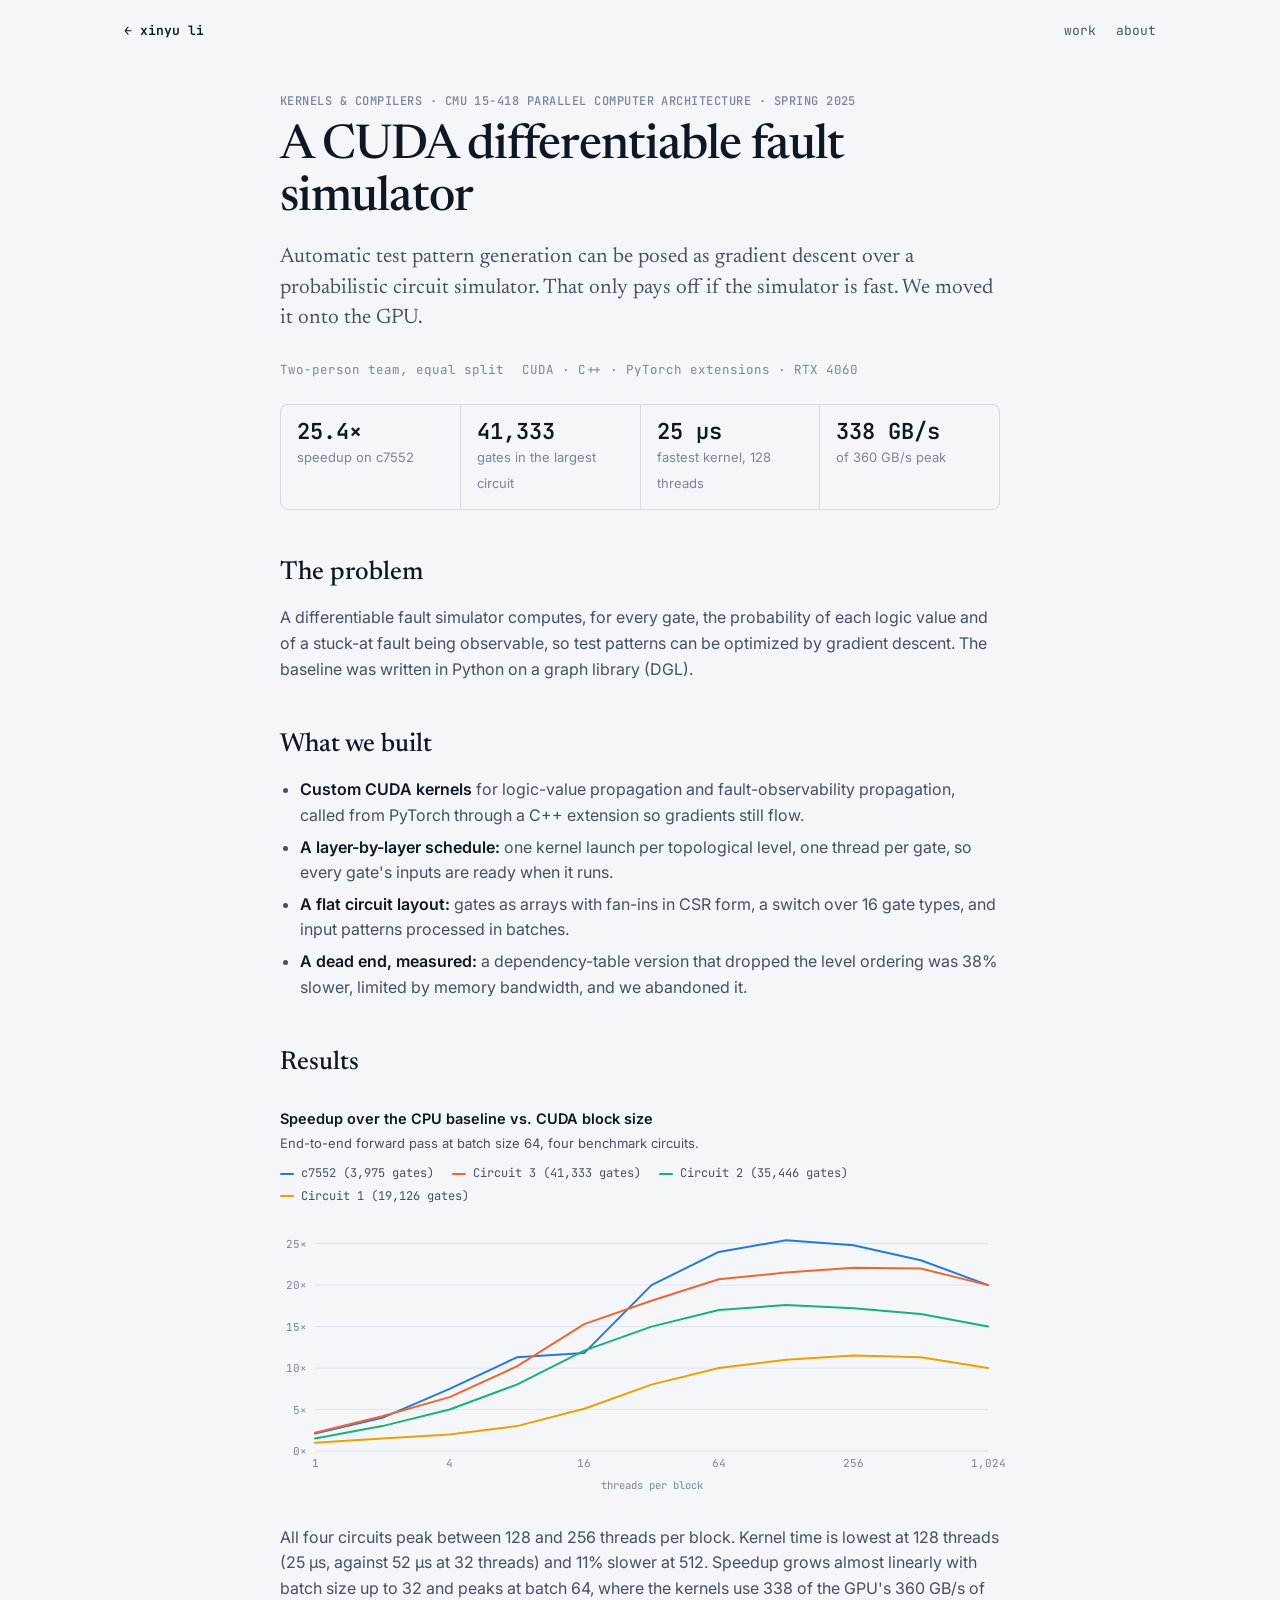
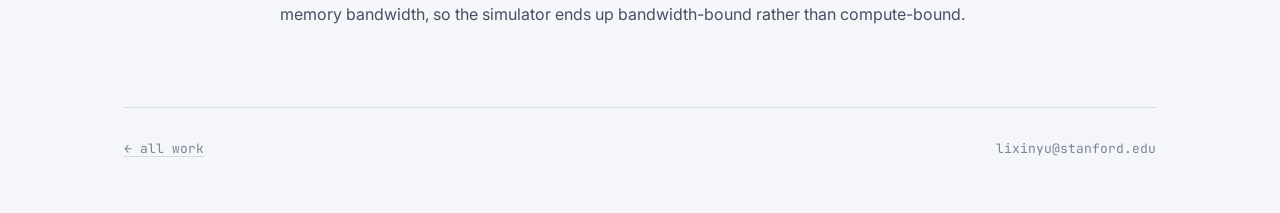
<file: projects/cuda-fault-sim.html>
<!doctype html>
<html lang="en">
<head>
  <meta charset="utf-8">
  <meta name="viewport" content="width=device-width, initial-scale=1">
  <title>CUDA Fault Simulator</title>
  <meta name="description" content="Automatic test pattern generation can be posed as gradient descent over a probabilistic circuit simulator. That only pays off if the simulator is fast. We moved it onto the GPU.">
  <link rel="icon" href="../assets/favicon.svg" type="image/svg+xml">
  <meta property="og:type" content="article">
  <meta property="og:title" content="A CUDA differentiable fault simulator">
  <meta property="og:description" content="Automatic test pattern generation can be posed as gradient descent over a probabilistic circuit simulator. That only pays off if the simulator is fast. We moved it onto the GPU.">
  <meta property="og:url" content="https://xinyu511.github.io/projects/cuda-fault-sim.html">
  <meta name="twitter:card" content="summary">
  <meta name="theme-color" content="#f4f6f9" media="(prefers-color-scheme: light)">
  <meta name="theme-color" content="#0c1016" media="(prefers-color-scheme: dark)">
  <link rel="canonical" href="https://xinyu511.github.io/projects/cuda-fault-sim.html">
  <link rel="preconnect" href="https://fonts.googleapis.com">
  <link rel="preconnect" href="https://fonts.gstatic.com" crossorigin>
  <link href="https://fonts.googleapis.com/css2?family=Inter:wght@400;500;600&family=JetBrains+Mono:wght@400;500;600&family=Newsreader:ital,opsz,wght@0,6..72,400;0,6..72,500;1,6..72,400&display=swap" rel="stylesheet">
  <link rel="stylesheet" href="../assets/site.css?v=16">
</head>
<body>
<div class="wrap">
  <header class="topbar">
    <a class="home" href="../">← xinyu li</a>
    <nav><a href="../#work">work</a><a href="../#about">about</a></nav>
  </header>

  <main class="article">
    <div class="kicker">Kernels & compilers · CMU 15-418 Parallel Computer Architecture · Spring 2025</div>
    <h1>A CUDA differentiable fault simulator</h1>
    <p class="dek">Automatic test pattern generation can be posed as gradient descent over a probabilistic circuit simulator. That only pays off if the simulator is fast. We moved it onto the GPU.</p>
    <div class="meta-row"><span>Two-person team, equal split</span><span>CUDA · C++ · PyTorch extensions · RTX 4060</span></div>
    <div class="facts"><div><b>25.4×</b><span>speedup on c7552</span></div><div><b>41,333</b><span>gates in the largest circuit</span></div><div><b>25 µs</b><span>fastest kernel, 128 threads</span></div><div><b>338 GB/s</b><span>of 360 GB/s peak</span></div></div>
    

<h2>The problem</h2>
<p>A differentiable fault simulator computes, for every gate, the probability of each logic value and of a stuck-at fault being observable, so test patterns can be optimized by gradient descent. The baseline was written in Python on a graph library (DGL).</p>

<h2>What we built</h2>
<ul>
  <li><strong>Custom CUDA kernels</strong> for logic-value propagation and fault-observability propagation, called from PyTorch through a C++ extension so gradients still flow.</li>
  <li><strong>A layer-by-layer schedule:</strong> one kernel launch per topological level, one thread per gate, so every gate's inputs are ready when it runs.</li>
  <li><strong>A flat circuit layout:</strong> gates as arrays with fan-ins in CSR form, a switch over 16 gate types, and input patterns processed in batches.</li>
  <li><strong>A dead end, measured:</strong> a dependency-table version that dropped the level ordering was 38% slower, limited by memory bandwidth, and we abandoned it.</li>
</ul>

<h2>Results</h2>
<figure class="figure chart-fig">
  <div class="chart-title">Speedup over the CPU baseline vs. CUDA block size</div>
  <p class="chart-sub">End-to-end forward pass at batch size 64, four benchmark circuits.</p>
  <div data-chart="faultsim-block"></div>
</figure>
<p>All four circuits peak between 128 and 256 threads per block. Kernel time is lowest at 128 threads (25 µs, against 52 µs at 32 threads) and 11% slower at 512. Speedup grows almost linearly with batch size up to 32 and peaks at batch 64, where the kernels use 338 of the GPU's 360 GB/s of memory bandwidth, so the simulator ends up bandwidth-bound rather than compute-bound.</p>

  </main>

  <footer>
    <a href="../#work">← all work</a>
    <span>lixinyu@stanford.edu</span>
  </footer>
</div>
<script src="../assets/chart-data.js?v=16"></script>
<script src="../assets/charts.js?v=16"></script>
</body>
</html>
</file>
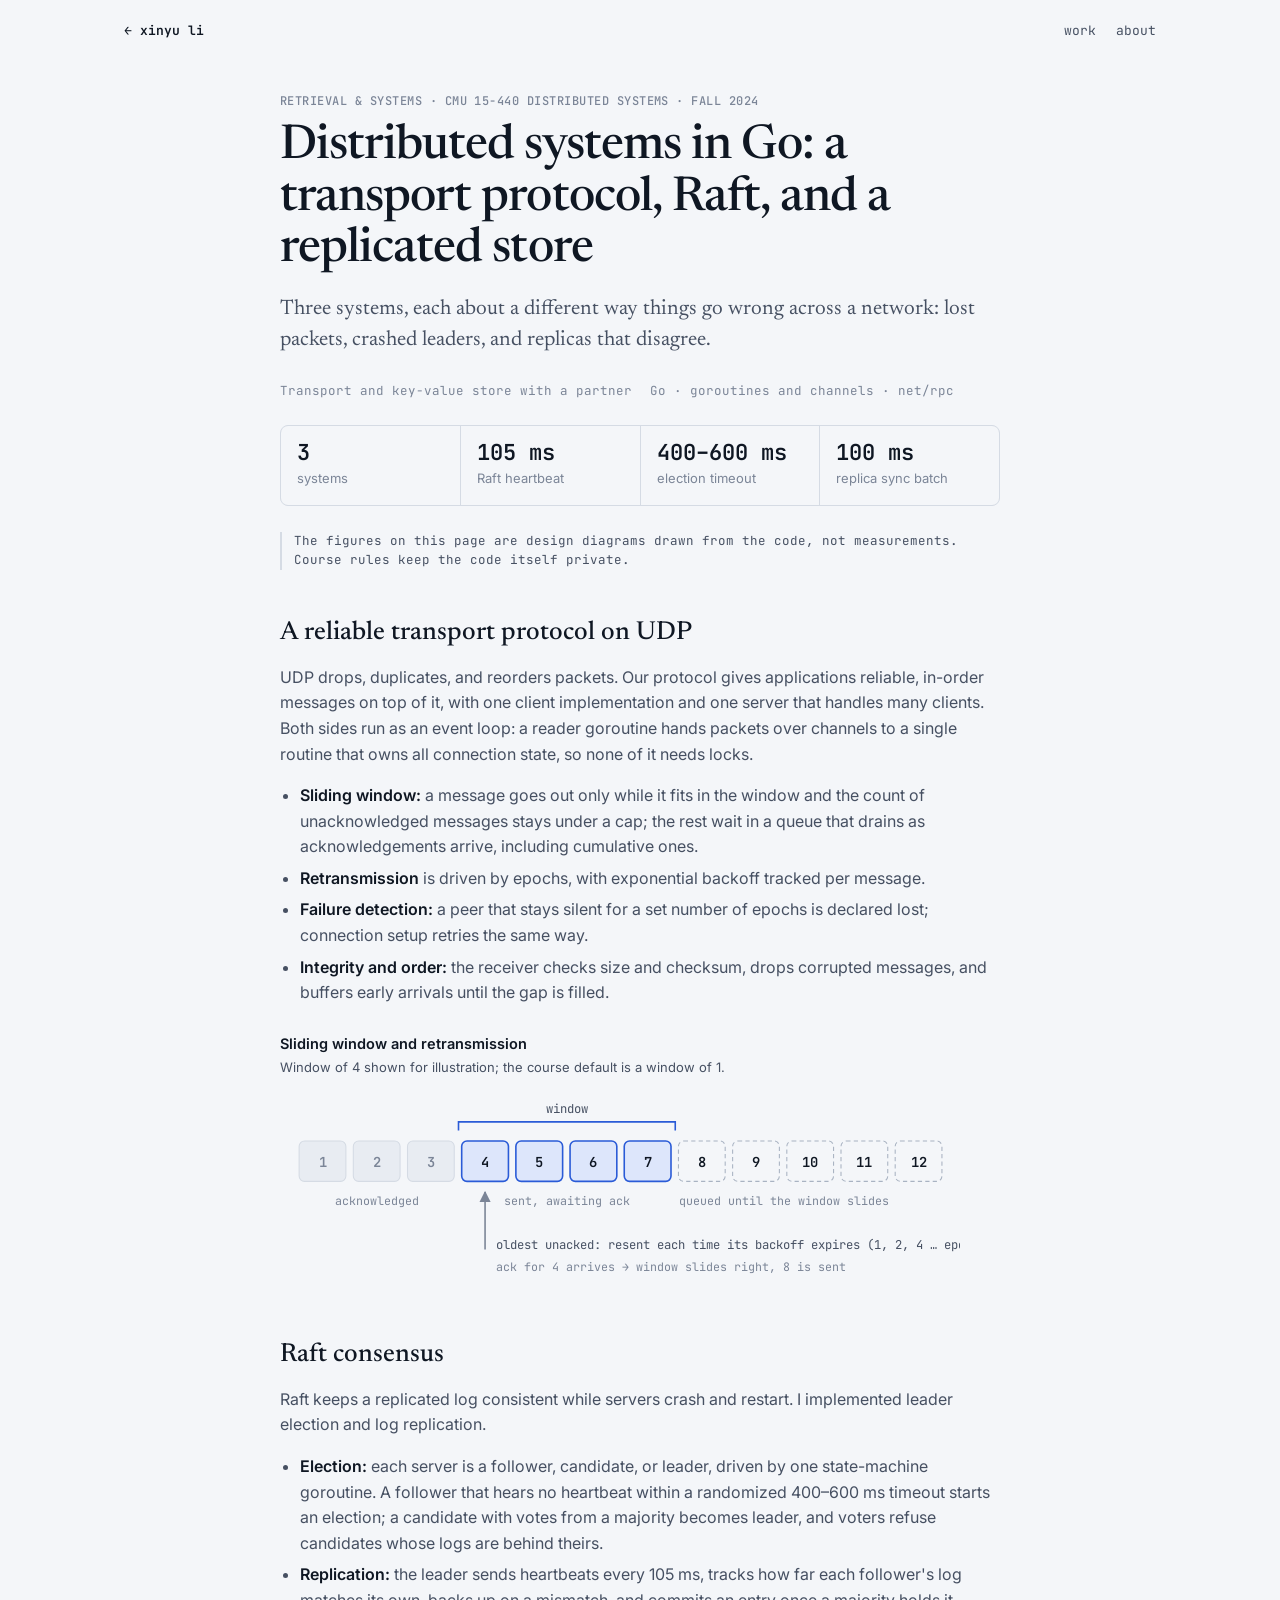
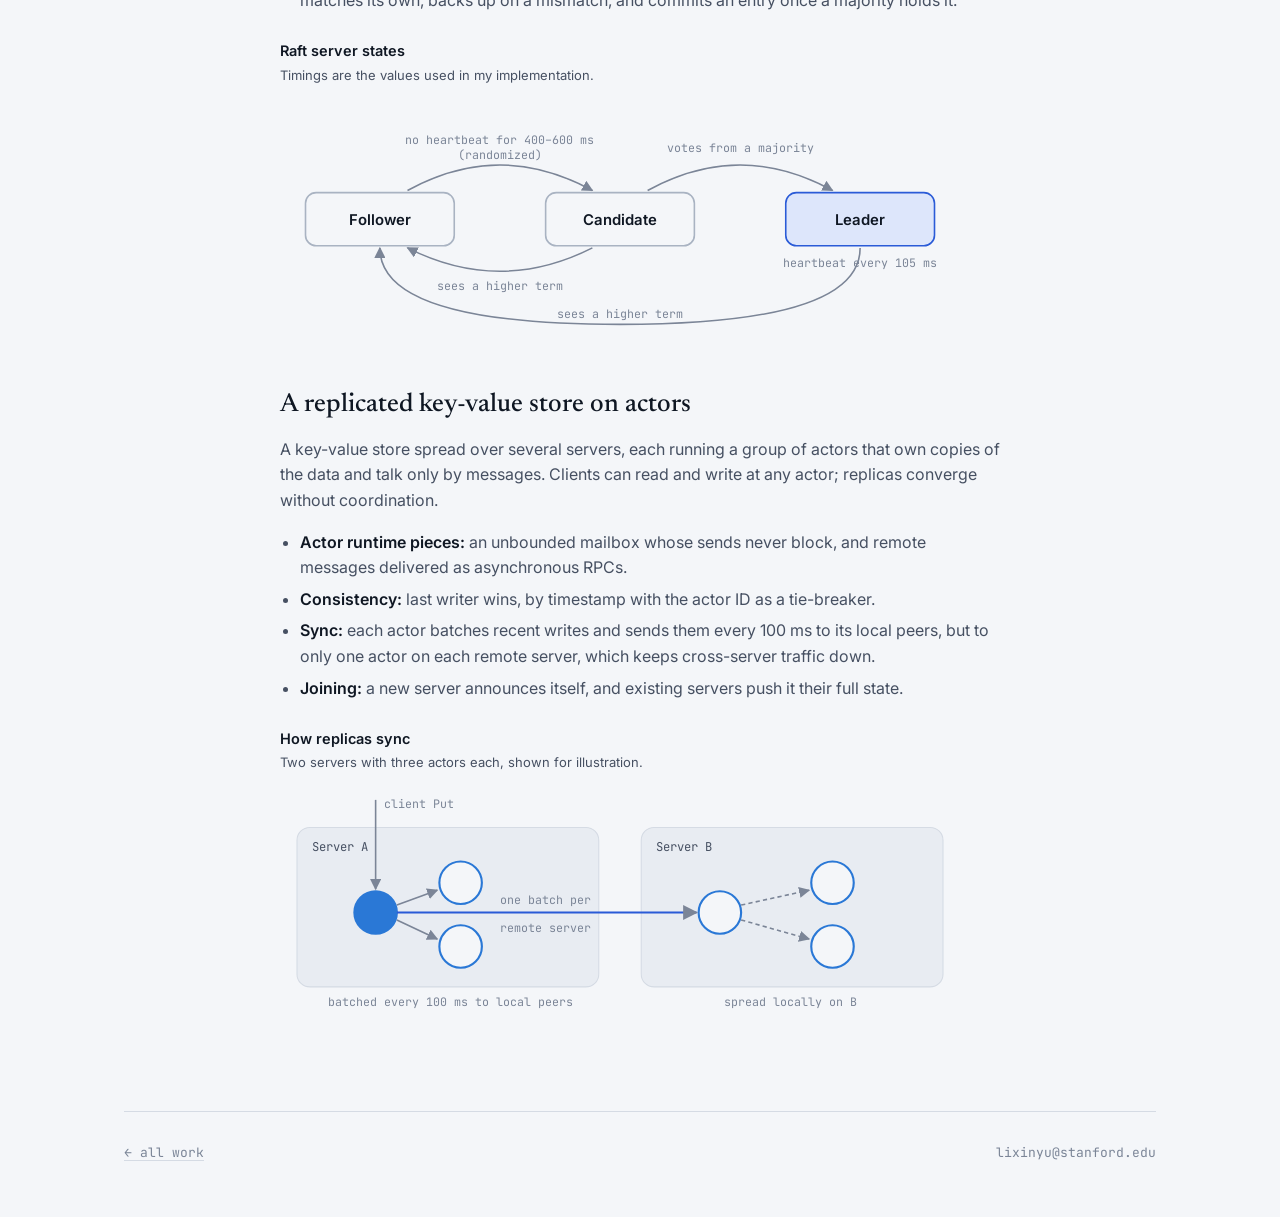
<file: projects/distributed-systems.html>
<!doctype html>
<html lang="en">
<head>
  <meta charset="utf-8">
  <meta name="viewport" content="width=device-width, initial-scale=1">
  <title>Distributed Systems Projects</title>
  <meta name="description" content="Three systems, each about a different way things go wrong across a network: lost packets, crashed leaders, and replicas that disagree.">
  <link rel="icon" href="../assets/favicon.svg" type="image/svg+xml">
  <meta property="og:type" content="article">
  <meta property="og:title" content="Distributed systems in Go: a transport protocol, Raft, and a replicated store">
  <meta property="og:description" content="Three systems, each about a different way things go wrong across a network: lost packets, crashed leaders, and replicas that disagree.">
  <meta property="og:url" content="https://xinyu511.github.io/projects/distributed-systems.html">
  <meta name="twitter:card" content="summary">
  <meta name="theme-color" content="#f4f6f9" media="(prefers-color-scheme: light)">
  <meta name="theme-color" content="#0c1016" media="(prefers-color-scheme: dark)">
  <link rel="canonical" href="https://xinyu511.github.io/projects/distributed-systems.html">
  <link rel="preconnect" href="https://fonts.googleapis.com">
  <link rel="preconnect" href="https://fonts.gstatic.com" crossorigin>
  <link href="https://fonts.googleapis.com/css2?family=Inter:wght@400;500;600&family=JetBrains+Mono:wght@400;500;600&family=Newsreader:ital,opsz,wght@0,6..72,400;0,6..72,500;1,6..72,400&display=swap" rel="stylesheet">
  <link rel="stylesheet" href="../assets/site.css?v=16">
</head>
<body>
<div class="wrap">
  <header class="topbar">
    <a class="home" href="../">← xinyu li</a>
    <nav><a href="../#work">work</a><a href="../#about">about</a></nav>
  </header>

  <main class="article">
    <div class="kicker">Retrieval & systems · CMU 15-440 Distributed Systems · Fall 2024</div>
    <h1>Distributed systems in Go: a transport protocol, Raft, and a replicated store</h1>
    <p class="dek">Three systems, each about a different way things go wrong across a network: lost packets, crashed leaders, and replicas that disagree.</p>
    <div class="meta-row"><span>Transport and key-value store with a partner</span><span>Go · goroutines and channels · net/rpc</span></div>
    <div class="facts"><div><b>3</b><span>systems</span></div><div><b>105 ms</b><span>Raft heartbeat</span></div><div><b>400–600 ms</b><span>election timeout</span></div><div><b>100 ms</b><span>replica sync batch</span></div></div>
    

<p class="note">The figures on this page are design diagrams drawn from the code, not measurements. Course rules keep the code itself private.</p>

<h2>A reliable transport protocol on UDP</h2>
<p>UDP drops, duplicates, and reorders packets. Our protocol gives applications reliable, in-order messages on top of it, with one client implementation and one server that handles many clients. Both sides run as an event loop: a reader goroutine hands packets over channels to a single routine that owns all connection state, so none of it needs locks.</p>
<ul>
  <li><strong>Sliding window:</strong> a message goes out only while it fits in the window and the count of unacknowledged messages stays under a cap; the rest wait in a queue that drains as acknowledgements arrive, including cumulative ones.</li>
  <li><strong>Retransmission</strong> is driven by epochs, with exponential backoff tracked per message.</li>
  <li><strong>Failure detection:</strong> a peer that stays silent for a set number of epochs is declared lost; connection setup retries the same way.</li>
  <li><strong>Integrity and order:</strong> the receiver checks size and checksum, drops corrupted messages, and buffers early arrivals until the gap is filled.</li>
</ul>
<figure class="figure diagram">
  <div class="chart-title">Sliding window and retransmission</div>
  <p class="chart-sub">Window of 4 shown for illustration; the course default is a window of 1.</p>
  <svg viewBox="0 0 640 190" role="img" aria-label="Message sequence numbers 1 to 12: 1 to 3 acknowledged, 4 to 7 sent inside the window and awaiting acknowledgement, 8 to 12 queued until the window slides. The oldest unacknowledged message is resent with exponential backoff."><defs><marker id="ah" viewBox="0 0 10 10" refX="9" refY="5" markerWidth="7" markerHeight="7" orient="auto-start-reverse"><path d="M0,0L10,5L0,10z" fill="var(--ink-3)"/></marker></defs><rect x="18" y="48" width="44" height="38" rx="5" class="d-done"/><text x="40" y="72" text-anchor="middle" class="d-num">1</text><rect x="69" y="48" width="44" height="38" rx="5" class="d-done"/><text x="91" y="72" text-anchor="middle" class="d-num">2</text><rect x="120" y="48" width="44" height="38" rx="5" class="d-done"/><text x="142" y="72" text-anchor="middle" class="d-num">3</text><rect x="171" y="48" width="44" height="38" rx="5" class="d-live"/><text x="193" y="72" text-anchor="middle" class="d-num">4</text><rect x="222" y="48" width="44" height="38" rx="5" class="d-live"/><text x="244" y="72" text-anchor="middle" class="d-num">5</text><rect x="273" y="48" width="44" height="38" rx="5" class="d-live"/><text x="295" y="72" text-anchor="middle" class="d-num">6</text><rect x="324" y="48" width="44" height="38" rx="5" class="d-live"/><text x="346" y="72" text-anchor="middle" class="d-num">7</text><rect x="375" y="48" width="44" height="38" rx="5" class="d-wait"/><text x="397" y="72" text-anchor="middle" class="d-num">8</text><rect x="426" y="48" width="44" height="38" rx="5" class="d-wait"/><text x="448" y="72" text-anchor="middle" class="d-num">9</text><rect x="477" y="48" width="44" height="38" rx="5" class="d-wait"/><text x="499" y="72" text-anchor="middle" class="d-num">10</text><rect x="528" y="48" width="44" height="38" rx="5" class="d-wait"/><text x="550" y="72" text-anchor="middle" class="d-num">11</text><rect x="579" y="48" width="44" height="38" rx="5" class="d-wait"/><text x="601" y="72" text-anchor="middle" class="d-num">12</text>
  <path d="M168,38 V30 H372 V38" class="d-bracket"/><text x="270" y="22" text-anchor="middle" class="d-label">window</text>
  <text x="91" y="108" text-anchor="middle" class="d-small">acknowledged</text>
  <text x="270" y="108" text-anchor="middle" class="d-small">sent, awaiting ack</text>
  <text x="474" y="108" text-anchor="middle" class="d-small">queued until the window slides</text>
  <path d="M193,150 V96" class="d-arrow" marker-end="url(#ah)"/>
  <text x="203" y="150" class="d-label">oldest unacked: resent each time its backoff expires (1, 2, 4 … epochs)</text>
  <text x="203" y="170" class="d-small">ack for 4 arrives → window slides right, 8 is sent</text>
</svg>
</figure>

<h2>Raft consensus</h2>
<p>Raft keeps a replicated log consistent while servers crash and restart. I implemented leader election and log replication.</p>
<ul>
  <li><strong>Election:</strong> each server is a follower, candidate, or leader, driven by one state-machine goroutine. A follower that hears no heartbeat within a randomized 400–600 ms timeout starts an election; a candidate with votes from a majority becomes leader, and voters refuse candidates whose logs are behind theirs.</li>
  <li><strong>Replication:</strong> the leader sends heartbeats every 105 ms, tracks how far each follower's log matches its own, backs up on a mismatch, and commits an entry once a majority holds it.</li>
</ul>
<figure class="figure diagram">
  <div class="chart-title">Raft server states</div>
  <p class="chart-sub">Timings are the values used in my implementation.</p>
  <svg viewBox="0 0 640 230" role="img" aria-label="Raft states. A follower becomes a candidate after 400 to 600 ms without a heartbeat. A candidate with a majority of votes becomes leader. Candidates and leaders step down to follower on seeing a higher term. The leader sends heartbeats every 105 ms."><defs><marker id="ah" viewBox="0 0 10 10" refX="9" refY="5" markerWidth="7" markerHeight="7" orient="auto-start-reverse"><path d="M0,0L10,5L0,10z" fill="var(--ink-3)"/></marker></defs>
  <rect x="24" y="90" width="140" height="50" rx="10" class="d-box"/><text x="94" y="120" text-anchor="middle" class="d-title">Follower</text>
  <rect x="250" y="90" width="140" height="50" rx="10" class="d-box"/><text x="320" y="120" text-anchor="middle" class="d-title">Candidate</text>
  <rect x="476" y="90" width="140" height="50" rx="10" class="d-box d-lead"/><text x="546" y="120" text-anchor="middle" class="d-title">Leader</text>
  <path d="M120,88 Q207,40 294,88" class="d-arrow" marker-end="url(#ah)"/><text x="207" y="44" text-anchor="middle" class="d-small">no heartbeat for 400–600 ms</text><text x="207" y="58" text-anchor="middle" class="d-small">(randomized)</text>
  <path d="M346,88 Q433,40 520,88" class="d-arrow" marker-end="url(#ah)"/><text x="433" y="52" text-anchor="middle" class="d-small">votes from a majority</text>
  <path d="M294,142 Q207,186 120,142" class="d-arrow" marker-end="url(#ah)"/><text x="207" y="182" text-anchor="middle" class="d-small">sees a higher term</text>
  <path d="M546,142 Q546,214 320,214 Q94,214 94,142" class="d-arrow" marker-end="url(#ah)"/><text x="320" y="208" text-anchor="middle" class="d-small">sees a higher term</text>
  <text x="546" y="160" text-anchor="middle" class="d-small">heartbeat every 105 ms</text>
</svg>
</figure>

<h2>A replicated key-value store on actors</h2>
<p>A key-value store spread over several servers, each running a group of actors that own copies of the data and talk only by messages. Clients can read and write at any actor; replicas converge without coordination.</p>
<ul>
  <li><strong>Actor runtime pieces:</strong> an unbounded mailbox whose sends never block, and remote messages delivered as asynchronous RPCs.</li>
  <li><strong>Consistency:</strong> last writer wins, by timestamp with the actor ID as a tie-breaker.</li>
  <li><strong>Sync:</strong> each actor batches recent writes and sends them every 100 ms to its local peers, but to only one actor on each remote server, which keeps cross-server traffic down.</li>
  <li><strong>Joining:</strong> a new server announces itself, and existing servers push it their full state.</li>
</ul>
<figure class="figure diagram">
  <div class="chart-title">How replicas sync</div>
  <p class="chart-sub">Two servers with three actors each, shown for illustration.</p>
  <svg viewBox="0 0 640 220" role="img" aria-label="Two servers with three actors each. A client writes to one actor on server A. Every 100 ms that actor sends its batch of writes to the other actors on server A and to a single actor on server B, which spreads it locally."><defs><marker id="ah" viewBox="0 0 10 10" refX="9" refY="5" markerWidth="7" markerHeight="7" orient="auto-start-reverse"><path d="M0,0L10,5L0,10z" fill="var(--ink-3)"/></marker></defs>
  <rect x="16" y="40" width="284" height="150" rx="12" class="d-server"/><text x="30" y="62" class="d-label">Server A</text>
  <rect x="340" y="40" width="284" height="150" rx="12" class="d-server"/><text x="354" y="62" class="d-label">Server B</text>
  <circle cx="90" cy="120" r="20" class="d-actor d-hot"/><circle cx="170" cy="92" r="20" class="d-actor"/><circle cx="170" cy="152" r="20" class="d-actor"/>
  <circle cx="414" cy="120" r="20" class="d-actor"/><circle cx="520" cy="92" r="20" class="d-actor"/><circle cx="520" cy="152" r="20" class="d-actor"/>
  <path d="M110,113 L148,99" class="d-arrow" marker-end="url(#ah)"/><path d="M110,127 L148,145" class="d-arrow" marker-end="url(#ah)"/>
  <path d="M110,120 C200,120 300,120 392,120" class="d-arrow d-strong" marker-end="url(#ah)"/>
  <path d="M434,113 L498,99" class="d-arrow d-dashed" marker-end="url(#ah)"/><path d="M434,127 L498,145" class="d-arrow d-dashed" marker-end="url(#ah)"/>
  <path d="M90,14 V98" class="d-arrow" marker-end="url(#ah)"/><text x="98" y="22" class="d-small">client Put</text>
  <text x="250" y="112" text-anchor="middle" class="d-small">one batch per</text><text x="250" y="138" text-anchor="middle" class="d-small">remote server</text>
  <text x="160" y="208" text-anchor="middle" class="d-small">batched every 100 ms to local peers</text>
  <text x="480" y="208" text-anchor="middle" class="d-small">spread locally on B</text>
</svg>
</figure>

  </main>

  <footer>
    <a href="../#work">← all work</a>
    <span>lixinyu@stanford.edu</span>
  </footer>
</div>
<script src="../assets/chart-data.js?v=16"></script>
<script src="../assets/charts.js?v=16"></script>
</body>
</html>
</file>
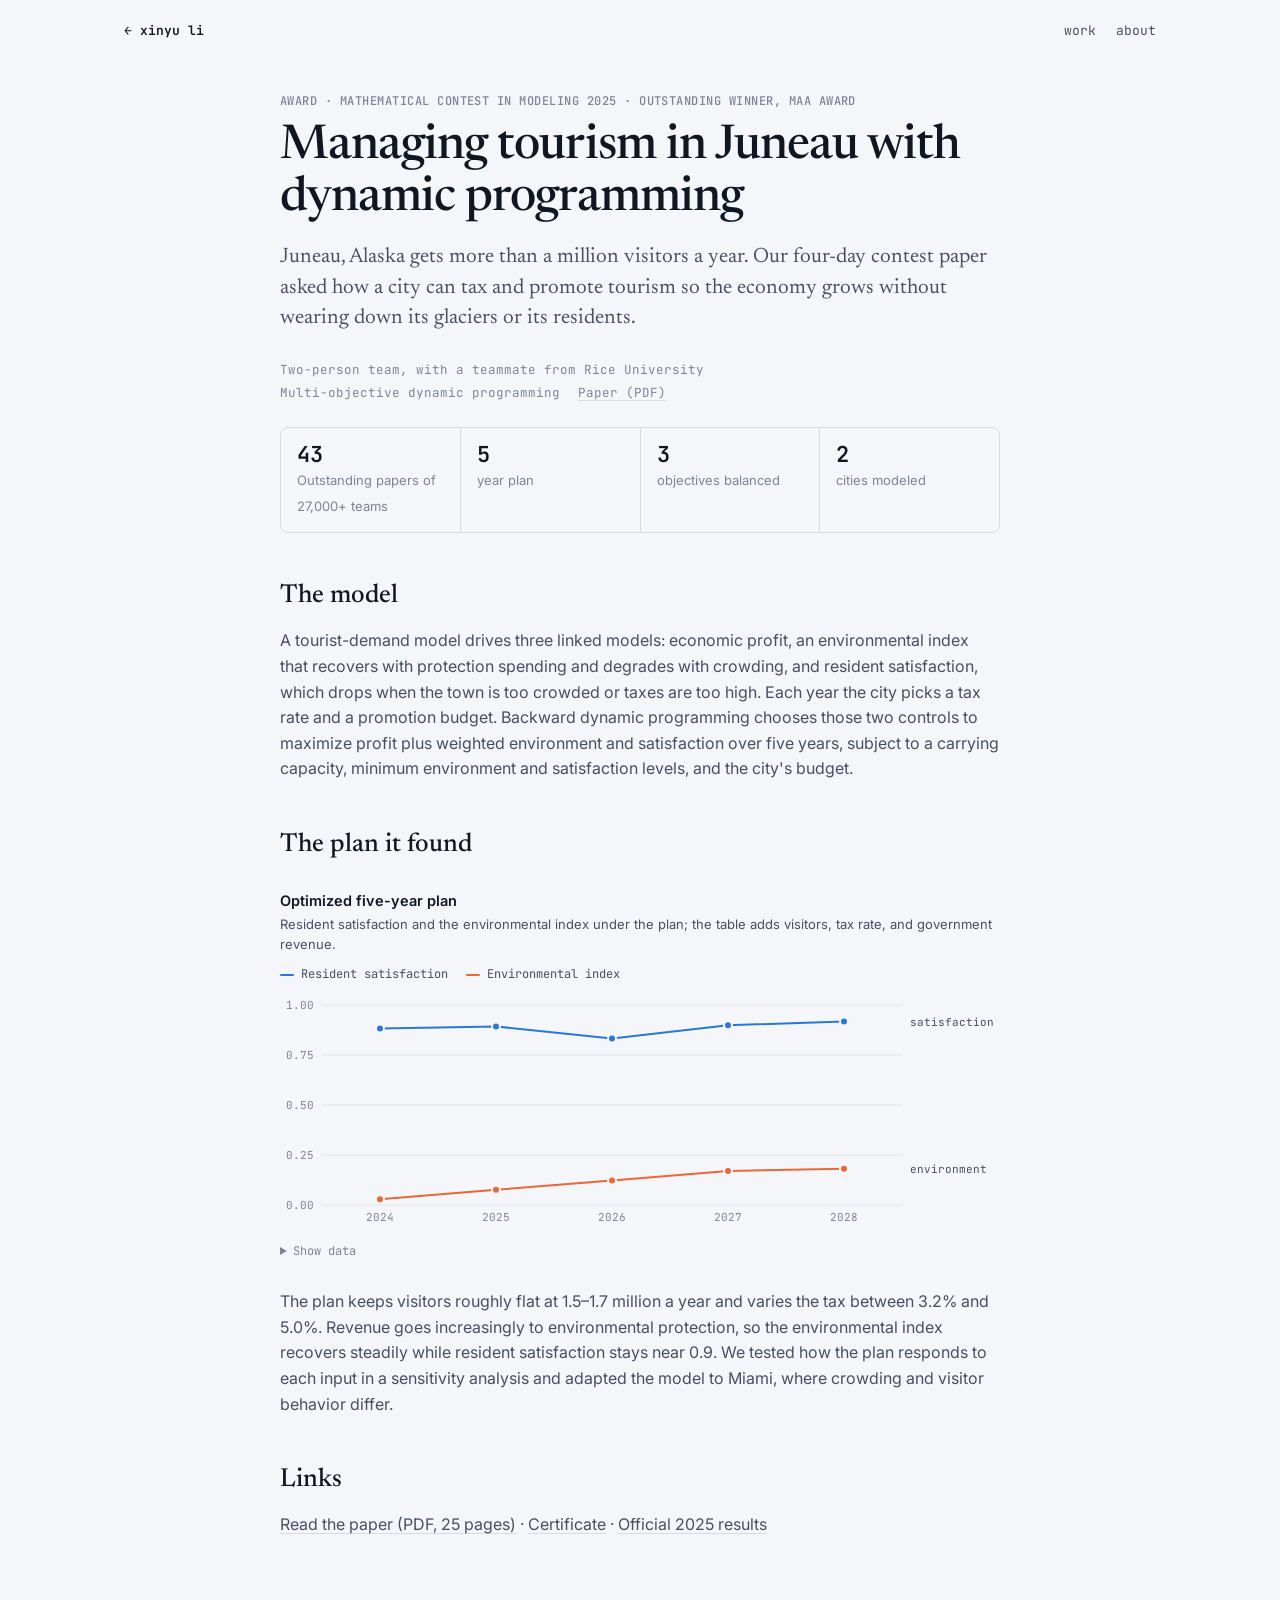
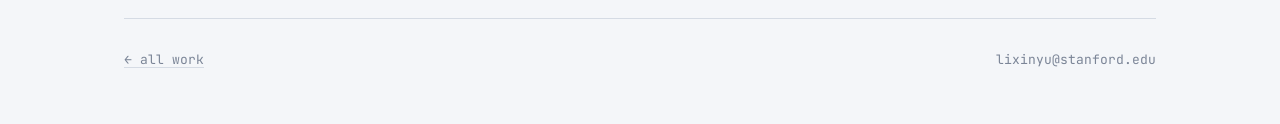
<file: projects/mcm-2025.html>
<!doctype html>
<html lang="en">
<head>
  <meta charset="utf-8">
  <meta name="viewport" content="width=device-width, initial-scale=1">
  <title>MCM 2025 Paper</title>
  <meta name="description" content="Juneau, Alaska gets more than a million visitors a year. Our four-day contest paper asked how a city can tax and promote tourism so the economy grows without wearing down its glaciers or its residents.">
  <link rel="icon" href="../assets/favicon.svg" type="image/svg+xml">
  <meta property="og:type" content="article">
  <meta property="og:title" content="Managing tourism in Juneau with dynamic programming">
  <meta property="og:description" content="Juneau, Alaska gets more than a million visitors a year. Our four-day contest paper asked how a city can tax and promote tourism so the economy grows without wearing down its glaciers or its residents.">
  <meta property="og:url" content="https://xinyu511.github.io/projects/mcm-2025.html">
  <meta name="twitter:card" content="summary">
  <meta name="theme-color" content="#f4f6f9" media="(prefers-color-scheme: light)">
  <meta name="theme-color" content="#0c1016" media="(prefers-color-scheme: dark)">
  <link rel="canonical" href="https://xinyu511.github.io/projects/mcm-2025.html">
  <link rel="preconnect" href="https://fonts.googleapis.com">
  <link rel="preconnect" href="https://fonts.gstatic.com" crossorigin>
  <link href="https://fonts.googleapis.com/css2?family=Inter:wght@400;500;600&family=JetBrains+Mono:wght@400;500;600&family=Newsreader:ital,opsz,wght@0,6..72,400;0,6..72,500;1,6..72,400&display=swap" rel="stylesheet">
  <link rel="stylesheet" href="../assets/site.css?v=16">
</head>
<body>
<div class="wrap">
  <header class="topbar">
    <a class="home" href="../">← xinyu li</a>
    <nav><a href="../#work">work</a><a href="../#about">about</a></nav>
  </header>

  <main class="article">
    <div class="kicker">Award · Mathematical Contest in Modeling 2025 · Outstanding Winner, MAA Award</div>
    <h1>Managing tourism in Juneau with dynamic programming</h1>
    <p class="dek">Juneau, Alaska gets more than a million visitors a year. Our four-day contest paper asked how a city can tax and promote tourism so the economy grows without wearing down its glaciers or its residents.</p>
    <div class="meta-row"><span>Two-person team, with a teammate from Rice University</span><span>Multi-objective dynamic programming</span><span><a href="../assets/papers/mcm-2025-sustainable-tourism-juneau.pdf">Paper (PDF)</a></span></div>
    <div class="facts"><div><b>43</b><span>Outstanding papers of 27,000+ teams</span></div><div><b>5</b><span>year plan</span></div><div><b>3</b><span>objectives balanced</span></div><div><b>2</b><span>cities modeled</span></div></div>
    

<h2>The model</h2>
<p>A tourist-demand model drives three linked models: economic profit, an environmental index that recovers with protection spending and degrades with crowding, and resident satisfaction, which drops when the town is too crowded or taxes are too high. Each year the city picks a tax rate and a promotion budget. Backward dynamic programming chooses those two controls to maximize profit plus weighted environment and satisfaction over five years, subject to a carrying capacity, minimum environment and satisfaction levels, and the city's budget.</p>

<h2>The plan it found</h2>
<figure class="figure chart-fig">
  <div class="chart-title">Optimized five-year plan</div>
  <p class="chart-sub">Resident satisfaction and the environmental index under the plan; the table adds visitors, tax rate, and government revenue.</p>
  <div data-chart="mcm-plan"></div>
</figure>
<p>The plan keeps visitors roughly flat at 1.5–1.7 million a year and varies the tax between 3.2% and 5.0%. Revenue goes increasingly to environmental protection, so the environmental index recovers steadily while resident satisfaction stays near 0.9. We tested how the plan responds to each input in a sensitivity analysis and adapted the model to Miami, where crowding and visitor behavior differ.</p>

<h2>Links</h2>
<p><a href="../assets/papers/mcm-2025-sustainable-tourism-juneau.pdf">Read the paper (PDF, 25 pages)</a> · <a href="https://www.comap-math.org/mcm/2025Certs/2504448.pdf">Certificate</a> · <a href="https://www.contest.comap.com/undergraduate/contests/mcm/contests/2025/results/">Official 2025 results</a></p>

  </main>

  <footer>
    <a href="../#work">← all work</a>
    <span>lixinyu@stanford.edu</span>
  </footer>
</div>
<script src="../assets/chart-data.js?v=16"></script>
<script src="../assets/charts.js?v=16"></script>
</body>
</html>
</file>
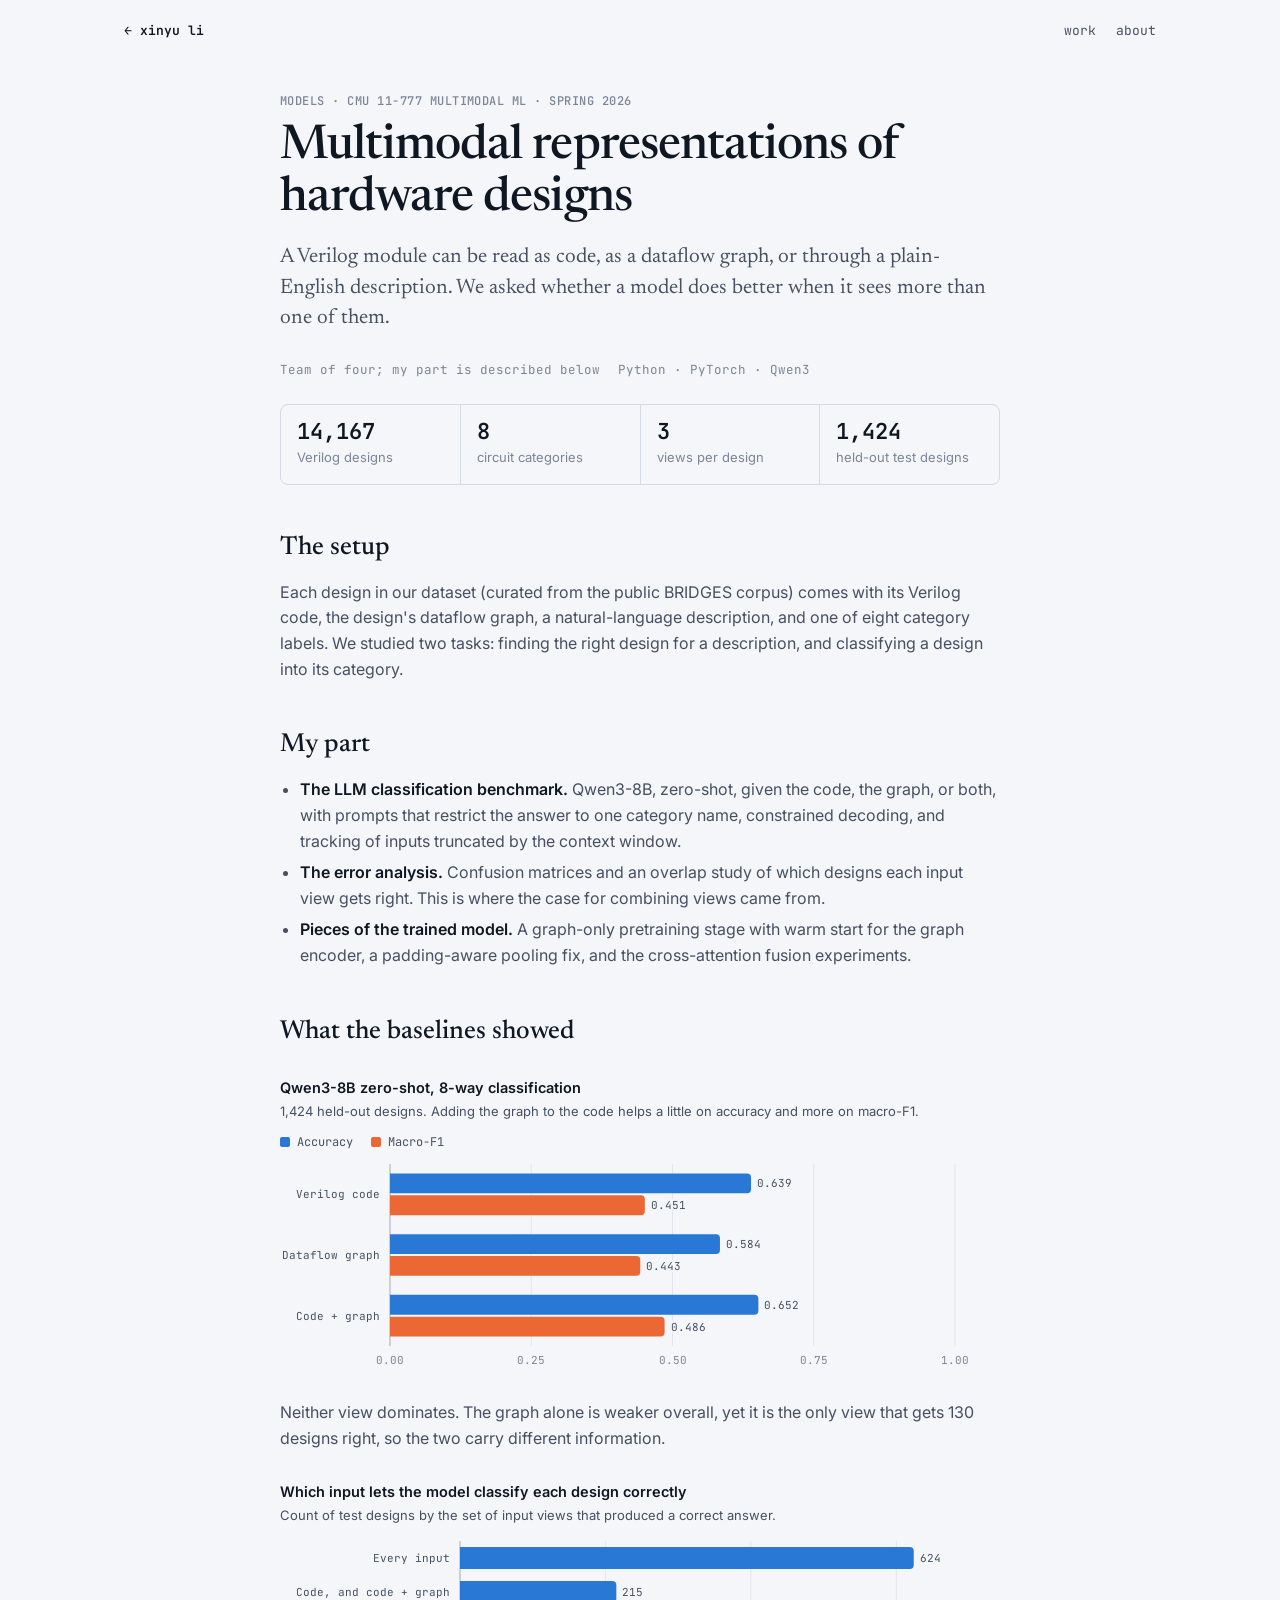
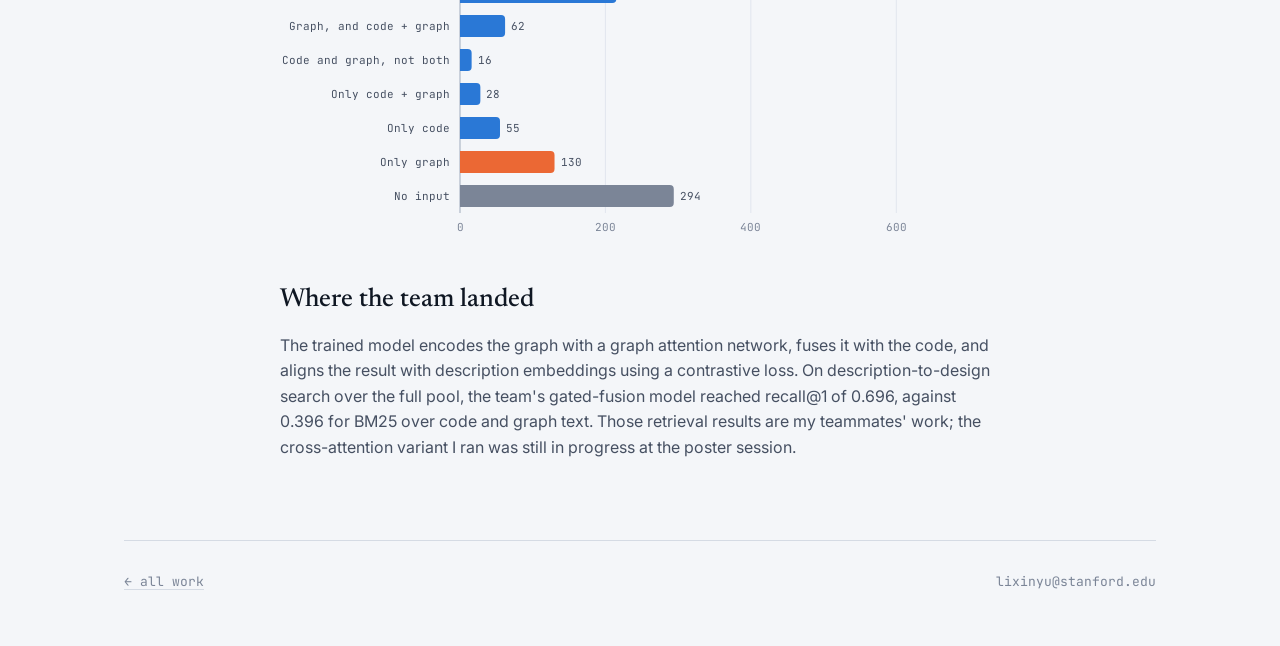
<file: projects/mm-hdl.html>
<!doctype html>
<html lang="en">
<head>
  <meta charset="utf-8">
  <meta name="viewport" content="width=device-width, initial-scale=1">
  <title>MM-HDL Project</title>
  <meta name="description" content="A Verilog module can be read as code, as a dataflow graph, or through a plain-English description. We asked whether a model does better when it sees more than one of them.">
  <link rel="icon" href="../assets/favicon.svg" type="image/svg+xml">
  <meta property="og:type" content="article">
  <meta property="og:title" content="Multimodal representations of hardware designs">
  <meta property="og:description" content="A Verilog module can be read as code, as a dataflow graph, or through a plain-English description. We asked whether a model does better when it sees more than one of them.">
  <meta property="og:url" content="https://xinyu511.github.io/projects/mm-hdl.html">
  <meta name="twitter:card" content="summary">
  <meta name="theme-color" content="#f4f6f9" media="(prefers-color-scheme: light)">
  <meta name="theme-color" content="#0c1016" media="(prefers-color-scheme: dark)">
  <link rel="canonical" href="https://xinyu511.github.io/projects/mm-hdl.html">
  <link rel="preconnect" href="https://fonts.googleapis.com">
  <link rel="preconnect" href="https://fonts.gstatic.com" crossorigin>
  <link href="https://fonts.googleapis.com/css2?family=Inter:wght@400;500;600&family=JetBrains+Mono:wght@400;500;600&family=Newsreader:ital,opsz,wght@0,6..72,400;0,6..72,500;1,6..72,400&display=swap" rel="stylesheet">
  <link rel="stylesheet" href="../assets/site.css?v=16">
</head>
<body>
<div class="wrap">
  <header class="topbar">
    <a class="home" href="../">← xinyu li</a>
    <nav><a href="../#work">work</a><a href="../#about">about</a></nav>
  </header>

  <main class="article">
    <div class="kicker">Models · CMU 11-777 Multimodal ML · Spring 2026</div>
    <h1>Multimodal representations of hardware designs</h1>
    <p class="dek">A Verilog module can be read as code, as a dataflow graph, or through a plain-English description. We asked whether a model does better when it sees more than one of them.</p>
    <div class="meta-row"><span>Team of four; my part is described below</span><span>Python · PyTorch · Qwen3</span></div>
    <div class="facts"><div><b>14,167</b><span>Verilog designs</span></div><div><b>8</b><span>circuit categories</span></div><div><b>3</b><span>views per design</span></div><div><b>1,424</b><span>held-out test designs</span></div></div>
    

<h2>The setup</h2>
<p>Each design in our dataset (curated from the public BRIDGES corpus) comes with its Verilog code, the design's dataflow graph, a natural-language description, and one of eight category labels. We studied two tasks: finding the right design for a description, and classifying a design into its category.</p>

<h2>My part</h2>
<ul>
  <li><strong>The LLM classification benchmark.</strong> Qwen3-8B, zero-shot, given the code, the graph, or both, with prompts that restrict the answer to one category name, constrained decoding, and tracking of inputs truncated by the context window.</li>
  <li><strong>The error analysis.</strong> Confusion matrices and an overlap study of which designs each input view gets right. This is where the case for combining views came from.</li>
  <li><strong>Pieces of the trained model.</strong> A graph-only pretraining stage with warm start for the graph encoder, a padding-aware pooling fix, and the cross-attention fusion experiments.</li>
</ul>

<h2>What the baselines showed</h2>
<figure class="figure chart-fig">
  <div class="chart-title">Qwen3-8B zero-shot, 8-way classification</div>
  <p class="chart-sub">1,424 held-out designs. Adding the graph to the code helps a little on accuracy and more on macro-F1.</p>
  <div data-chart="mmhdl-modality"></div>
</figure>
<p>Neither view dominates. The graph alone is weaker overall, yet it is the only view that gets 130 designs right, so the two carry different information.</p>
<figure class="figure chart-fig">
  <div class="chart-title">Which input lets the model classify each design correctly</div>
  <p class="chart-sub">Count of test designs by the set of input views that produced a correct answer.</p>
  <div data-chart="mmhdl-overlap"></div>
</figure>

<h2>Where the team landed</h2>
<p>The trained model encodes the graph with a graph attention network, fuses it with the code, and aligns the result with description embeddings using a contrastive loss. On description-to-design search over the full pool, the team's gated-fusion model reached recall@1 of 0.696, against 0.396 for BM25 over code and graph text. Those retrieval results are my teammates' work; the cross-attention variant I ran was still in progress at the poster session.</p>

  </main>

  <footer>
    <a href="../#work">← all work</a>
    <span>lixinyu@stanford.edu</span>
  </footer>
</div>
<script src="../assets/chart-data.js?v=16"></script>
<script src="../assets/charts.js?v=16"></script>
</body>
</html>
</file>
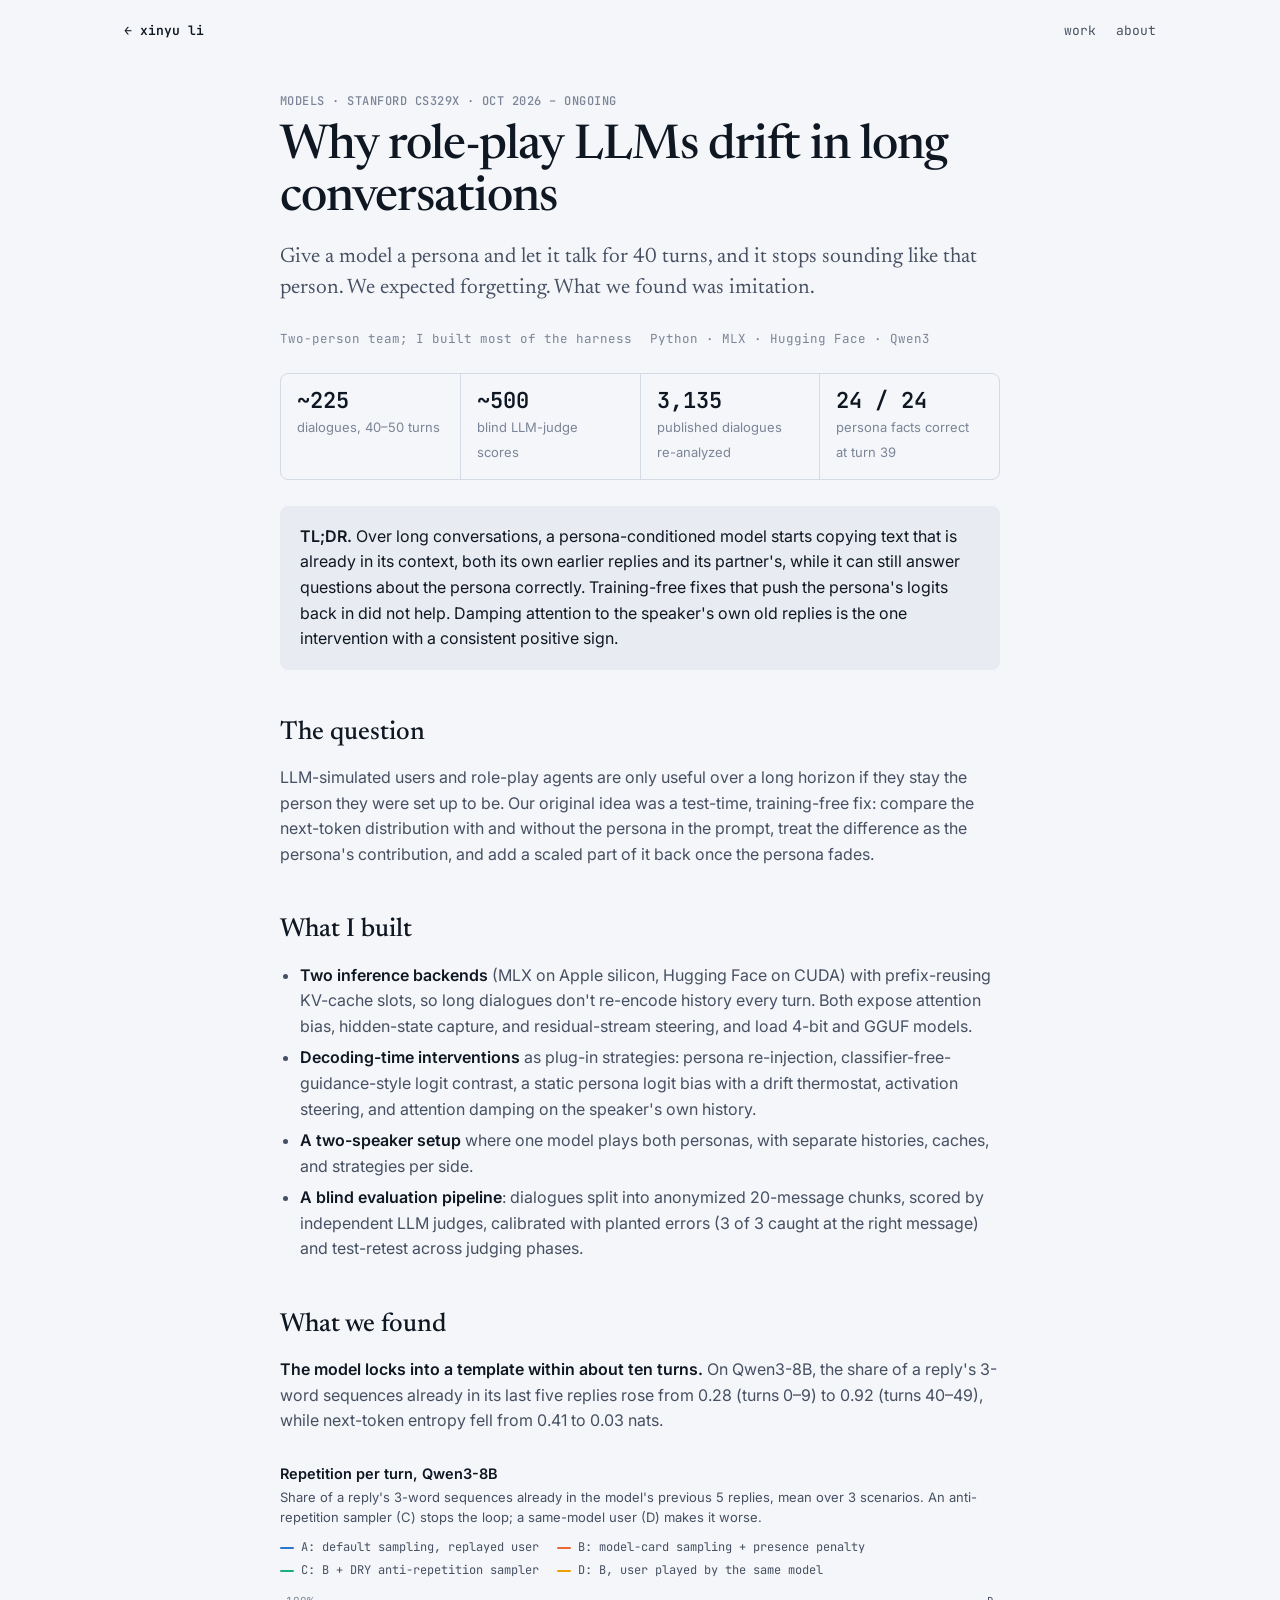
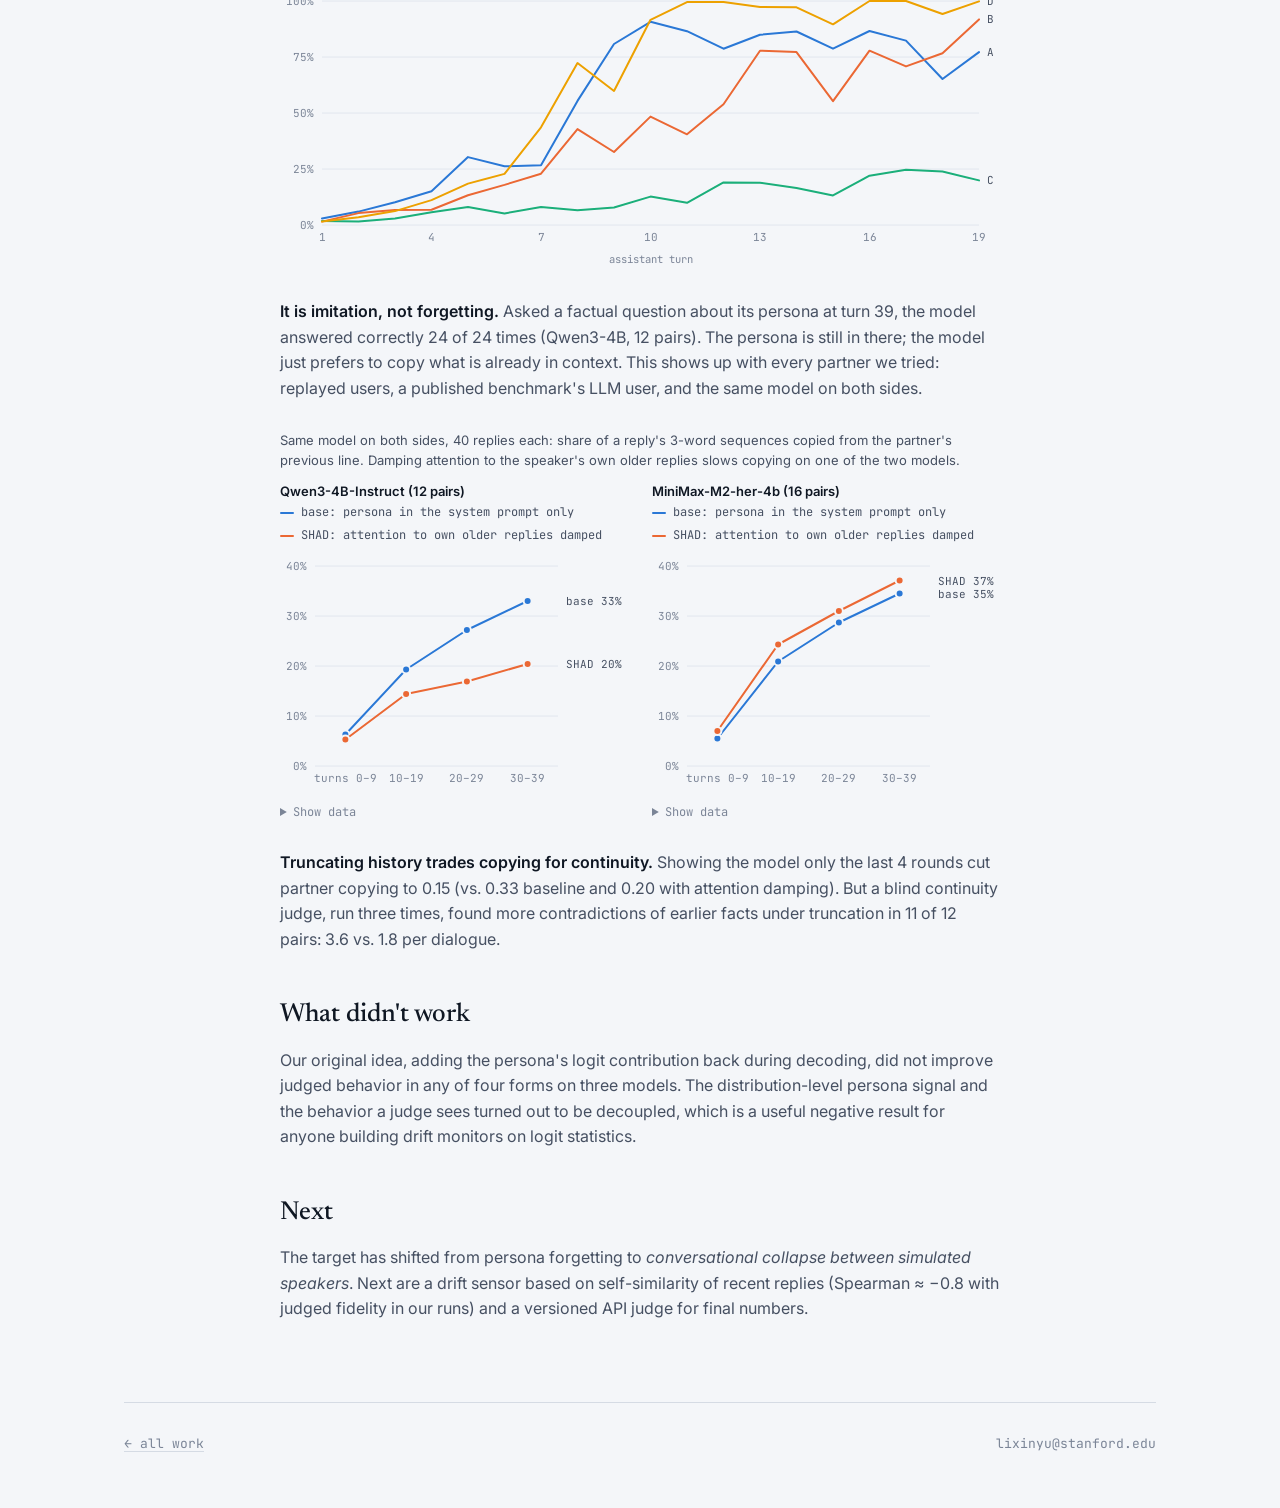
<file: projects/persona-stability.html>
<!doctype html>
<html lang="en">
<head>
  <meta charset="utf-8">
  <meta name="viewport" content="width=device-width, initial-scale=1">
  <title>Persona Drift Study</title>
  <meta name="description" content="Give a model a persona and let it talk for 40 turns, and it stops sounding like that person. We expected forgetting. What we found was imitation.">
  <link rel="icon" href="../assets/favicon.svg" type="image/svg+xml">
  <meta property="og:type" content="article">
  <meta property="og:title" content="Why role-play LLMs drift in long conversations">
  <meta property="og:description" content="Give a model a persona and let it talk for 40 turns, and it stops sounding like that person. We expected forgetting. What we found was imitation.">
  <meta property="og:url" content="https://xinyu511.github.io/projects/persona-stability.html">
  <meta name="twitter:card" content="summary">
  <meta name="theme-color" content="#f4f6f9" media="(prefers-color-scheme: light)">
  <meta name="theme-color" content="#0c1016" media="(prefers-color-scheme: dark)">
  <link rel="canonical" href="https://xinyu511.github.io/projects/persona-stability.html">
  <link rel="preconnect" href="https://fonts.googleapis.com">
  <link rel="preconnect" href="https://fonts.gstatic.com" crossorigin>
  <link href="https://fonts.googleapis.com/css2?family=Inter:wght@400;500;600&family=JetBrains+Mono:wght@400;500;600&family=Newsreader:ital,opsz,wght@0,6..72,400;0,6..72,500;1,6..72,400&display=swap" rel="stylesheet">
  <link rel="stylesheet" href="../assets/site.css?v=16">
</head>
<body>
<div class="wrap">
  <header class="topbar">
    <a class="home" href="../">← xinyu li</a>
    <nav><a href="../#work">work</a><a href="../#about">about</a></nav>
  </header>

  <main class="article">
    <div class="kicker">Models · Stanford CS329X · Oct 2026 – ongoing</div>
    <h1>Why role-play LLMs drift in long conversations</h1>
    <p class="dek">Give a model a persona and let it talk for 40 turns, and it stops sounding like that person. We expected forgetting. What we found was imitation.</p>
    <div class="meta-row"><span>Two-person team; I built most of the harness</span><span>Python · MLX · Hugging Face · Qwen3</span></div>
    <div class="facts"><div><b>~225</b><span>dialogues, 40–50 turns</span></div><div><b>~500</b><span>blind LLM-judge scores</span></div><div><b>3,135</b><span>published dialogues re-analyzed</span></div><div><b>24 / 24</b><span>persona facts correct at turn 39</span></div></div>
    <div class="tldr"><p><strong>TL;DR.</strong> Over long conversations, a persona-conditioned model starts copying text that is already in its context, both its own earlier replies and its partner's, while it can still answer questions about the persona correctly. Training-free fixes that push the persona's logits back in did not help. Damping attention to the speaker's own old replies is the one intervention with a consistent positive sign.</p></div>

<h2>The question</h2>
<p>LLM-simulated users and role-play agents are only useful over a long horizon if they stay the person they were set up to be. Our original idea was a test-time, training-free fix: compare the next-token distribution with and without the persona in the prompt, treat the difference as the persona's contribution, and add a scaled part of it back once the persona fades.</p>

<h2>What I built</h2>
<ul>
  <li><strong>Two inference backends</strong> (MLX on Apple silicon, Hugging Face on CUDA) with prefix-reusing KV-cache slots, so long dialogues don't re-encode history every turn. Both expose attention bias, hidden-state capture, and residual-stream steering, and load 4-bit and GGUF models.</li>
  <li><strong>Decoding-time interventions</strong> as plug-in strategies: persona re-injection, classifier-free-guidance-style logit contrast, a static persona logit bias with a drift thermostat, activation steering, and attention damping on the speaker's own history.</li>
  <li><strong>A two-speaker setup</strong> where one model plays both personas, with separate histories, caches, and strategies per side.</li>
  <li><strong>A blind evaluation pipeline</strong>: dialogues split into anonymized 20-message chunks, scored by independent LLM judges, calibrated with planted errors (3 of 3 caught at the right message) and test-retest across judging phases.</li>
</ul>

<h2>What we found</h2>
<p><strong>The model locks into a template within about ten turns.</strong> On Qwen3-8B, the share of a reply's 3-word sequences already in its last five replies rose from 0.28 (turns 0–9) to 0.92 (turns 40–49), while next-token entropy fell from 0.41 to 0.03 nats.</p>
<figure class="figure chart-fig">
  <div class="chart-title">Repetition per turn, Qwen3-8B</div>
  <p class="chart-sub">Share of a reply's 3-word sequences already in the model's previous 5 replies, mean over 3 scenarios. An anti-repetition sampler (C) stops the loop; a same-model user (D) makes it worse.</p>
  <div data-chart="persona-repetition"></div>
</figure>
<p><strong>It is imitation, not forgetting.</strong> Asked a factual question about its persona at turn 39, the model answered correctly 24 of 24 times (Qwen3-4B, 12 pairs). The persona is still in there; the model just prefers to copy what is already in context. This shows up with every partner we tried: replayed users, a published benchmark's LLM user, and the same model on both sides.</p>
<figure class="figure chart-fig">
  <p class="chart-sub">Same model on both sides, 40 replies each: share of a reply's 3-word sequences copied from the partner's previous line. Damping attention to the speaker's own older replies slows copying on one of the two models.</p>
  <div class="chart-pair">
    <div><div class="chart-title">Qwen3-4B-Instruct (12 pairs)</div><div data-chart="persona-dyad-qwen"></div></div>
    <div><div class="chart-title">MiniMax-M2-her-4b (16 pairs)</div><div data-chart="persona-dyad-m2"></div></div>
  </div>
</figure>
<p><strong>Truncating history trades copying for continuity.</strong> Showing the model only the last 4 rounds cut partner copying to 0.15 (vs. 0.33 baseline and 0.20 with attention damping). But a blind continuity judge, run three times, found more contradictions of earlier facts under truncation in 11 of 12 pairs: 3.6 vs. 1.8 per dialogue.</p>

<h2>What didn't work</h2>
<p>Our original idea, adding the persona's logit contribution back during decoding, did not improve judged behavior in any of four forms on three models. The distribution-level persona signal and the behavior a judge sees turned out to be decoupled, which is a useful negative result for anyone building drift monitors on logit statistics.</p>

<h2>Next</h2>
<p>The target has shifted from persona forgetting to <em>conversational collapse between simulated speakers</em>. Next are a drift sensor based on self-similarity of recent replies (Spearman ≈ −0.8 with judged fidelity in our runs) and a versioned API judge for final numbers.</p>

  </main>

  <footer>
    <a href="../#work">← all work</a>
    <span>lixinyu@stanford.edu</span>
  </footer>
</div>
<script src="../assets/chart-data.js?v=16"></script>
<script src="../assets/charts.js?v=16"></script>
</body>
</html>
</file>
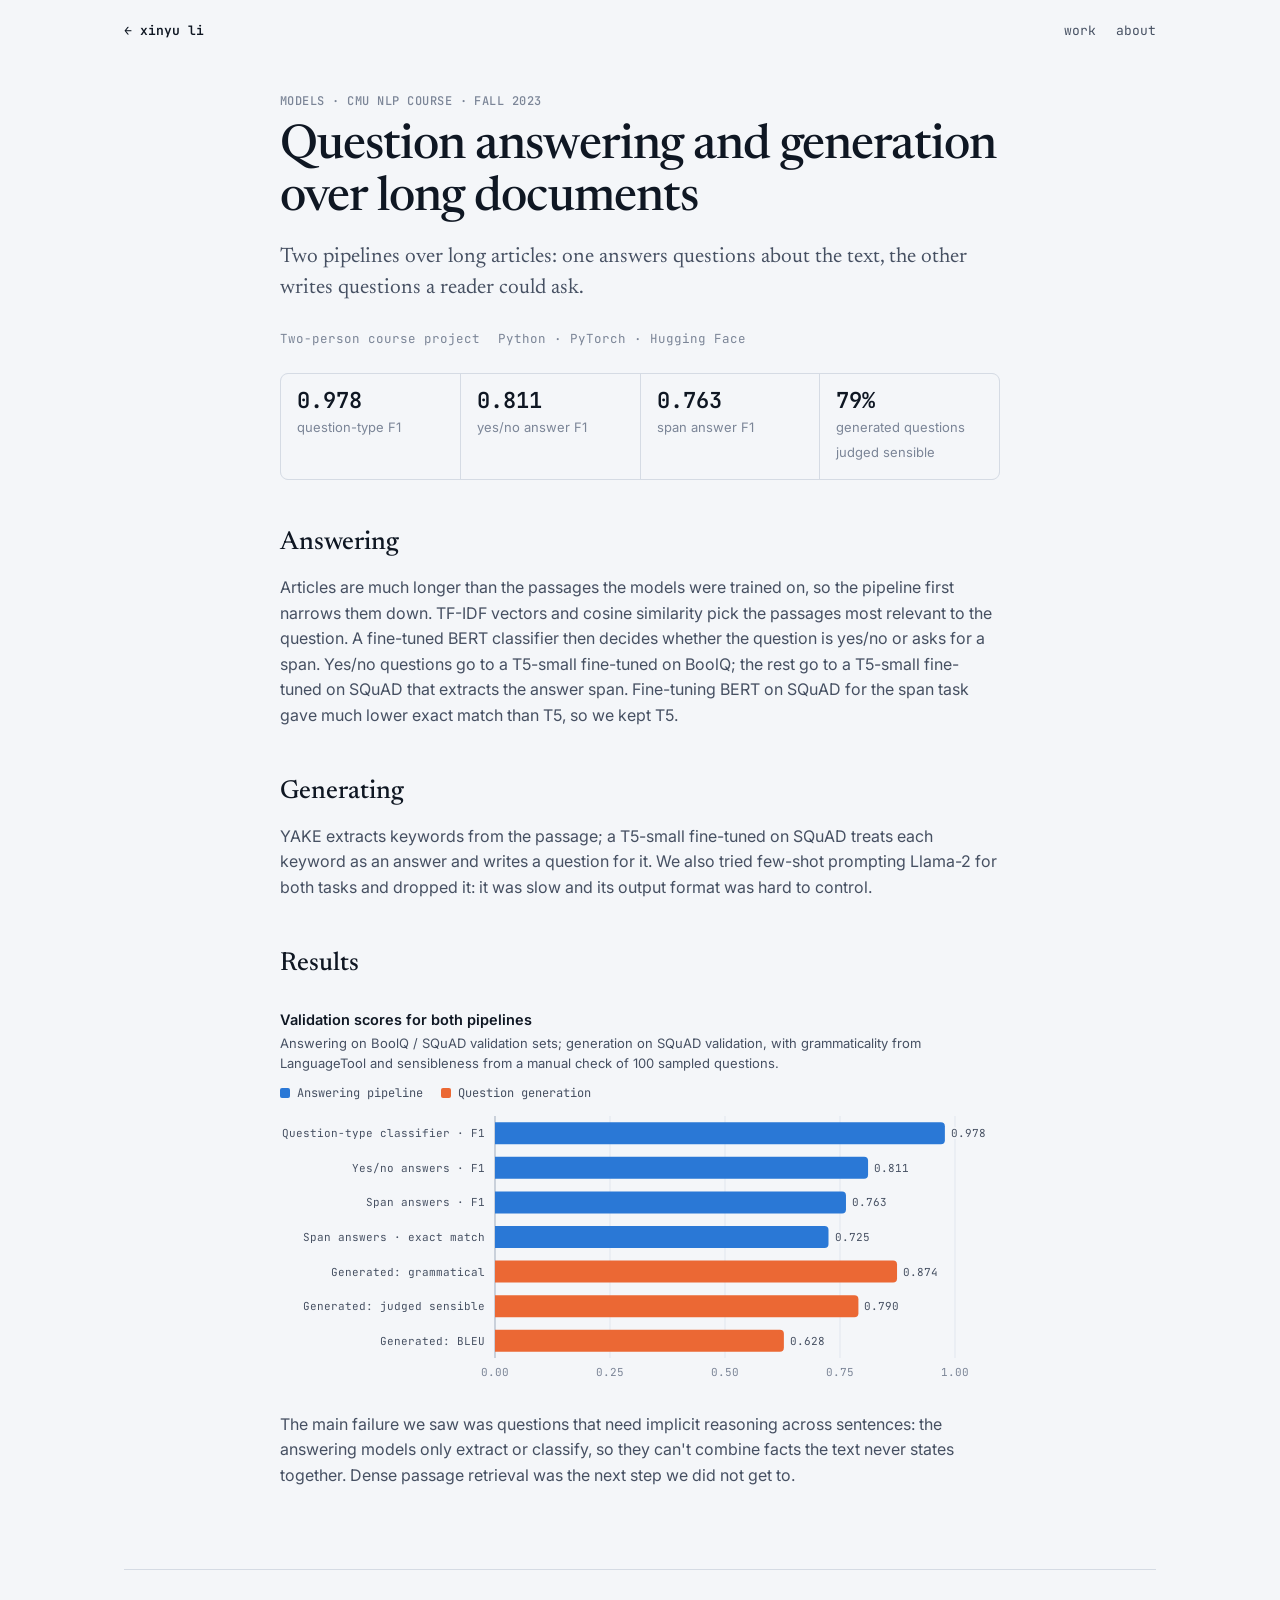
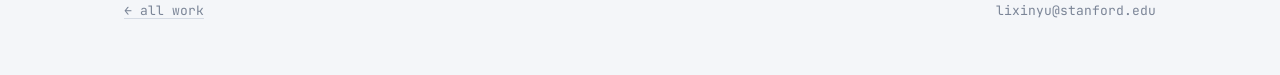
<file: projects/qa-generation.html>
<!doctype html>
<html lang="en">
<head>
  <meta charset="utf-8">
  <meta name="viewport" content="width=device-width, initial-scale=1">
  <title>Long-Document QA</title>
  <meta name="description" content="Two pipelines over long articles: one answers questions about the text, the other writes questions a reader could ask.">
  <link rel="icon" href="../assets/favicon.svg" type="image/svg+xml">
  <meta property="og:type" content="article">
  <meta property="og:title" content="Question answering and generation over long documents">
  <meta property="og:description" content="Two pipelines over long articles: one answers questions about the text, the other writes questions a reader could ask.">
  <meta property="og:url" content="https://xinyu511.github.io/projects/qa-generation.html">
  <meta name="twitter:card" content="summary">
  <meta name="theme-color" content="#f4f6f9" media="(prefers-color-scheme: light)">
  <meta name="theme-color" content="#0c1016" media="(prefers-color-scheme: dark)">
  <link rel="canonical" href="https://xinyu511.github.io/projects/qa-generation.html">
  <link rel="preconnect" href="https://fonts.googleapis.com">
  <link rel="preconnect" href="https://fonts.gstatic.com" crossorigin>
  <link href="https://fonts.googleapis.com/css2?family=Inter:wght@400;500;600&family=JetBrains+Mono:wght@400;500;600&family=Newsreader:ital,opsz,wght@0,6..72,400;0,6..72,500;1,6..72,400&display=swap" rel="stylesheet">
  <link rel="stylesheet" href="../assets/site.css?v=16">
</head>
<body>
<div class="wrap">
  <header class="topbar">
    <a class="home" href="../">← xinyu li</a>
    <nav><a href="../#work">work</a><a href="../#about">about</a></nav>
  </header>

  <main class="article">
    <div class="kicker">Models · CMU NLP course · Fall 2023</div>
    <h1>Question answering and generation over long documents</h1>
    <p class="dek">Two pipelines over long articles: one answers questions about the text, the other writes questions a reader could ask.</p>
    <div class="meta-row"><span>Two-person course project</span><span>Python · PyTorch · Hugging Face</span></div>
    <div class="facts"><div><b>0.978</b><span>question-type F1</span></div><div><b>0.811</b><span>yes/no answer F1</span></div><div><b>0.763</b><span>span answer F1</span></div><div><b>79%</b><span>generated questions judged sensible</span></div></div>
    

<h2>Answering</h2>
<p>Articles are much longer than the passages the models were trained on, so the pipeline first narrows them down. TF-IDF vectors and cosine similarity pick the passages most relevant to the question. A fine-tuned BERT classifier then decides whether the question is yes/no or asks for a span. Yes/no questions go to a T5-small fine-tuned on BoolQ; the rest go to a T5-small fine-tuned on SQuAD that extracts the answer span. Fine-tuning BERT on SQuAD for the span task gave much lower exact match than T5, so we kept T5.</p>

<h2>Generating</h2>
<p>YAKE extracts keywords from the passage; a T5-small fine-tuned on SQuAD treats each keyword as an answer and writes a question for it. We also tried few-shot prompting Llama-2 for both tasks and dropped it: it was slow and its output format was hard to control.</p>

<h2>Results</h2>
<figure class="figure chart-fig">
  <div class="chart-title">Validation scores for both pipelines</div>
  <p class="chart-sub">Answering on BoolQ / SQuAD validation sets; generation on SQuAD validation, with grammaticality from LanguageTool and sensibleness from a manual check of 100 sampled questions.</p>
  <div data-chart="nlp-metrics"></div>
</figure>
<p>The main failure we saw was questions that need implicit reasoning across sentences: the answering models only extract or classify, so they can't combine facts the text never states together. Dense passage retrieval was the next step we did not get to.</p>

  </main>

  <footer>
    <a href="../#work">← all work</a>
    <span>lixinyu@stanford.edu</span>
  </footer>
</div>
<script src="../assets/chart-data.js?v=16"></script>
<script src="../assets/charts.js?v=16"></script>
</body>
</html>
</file>
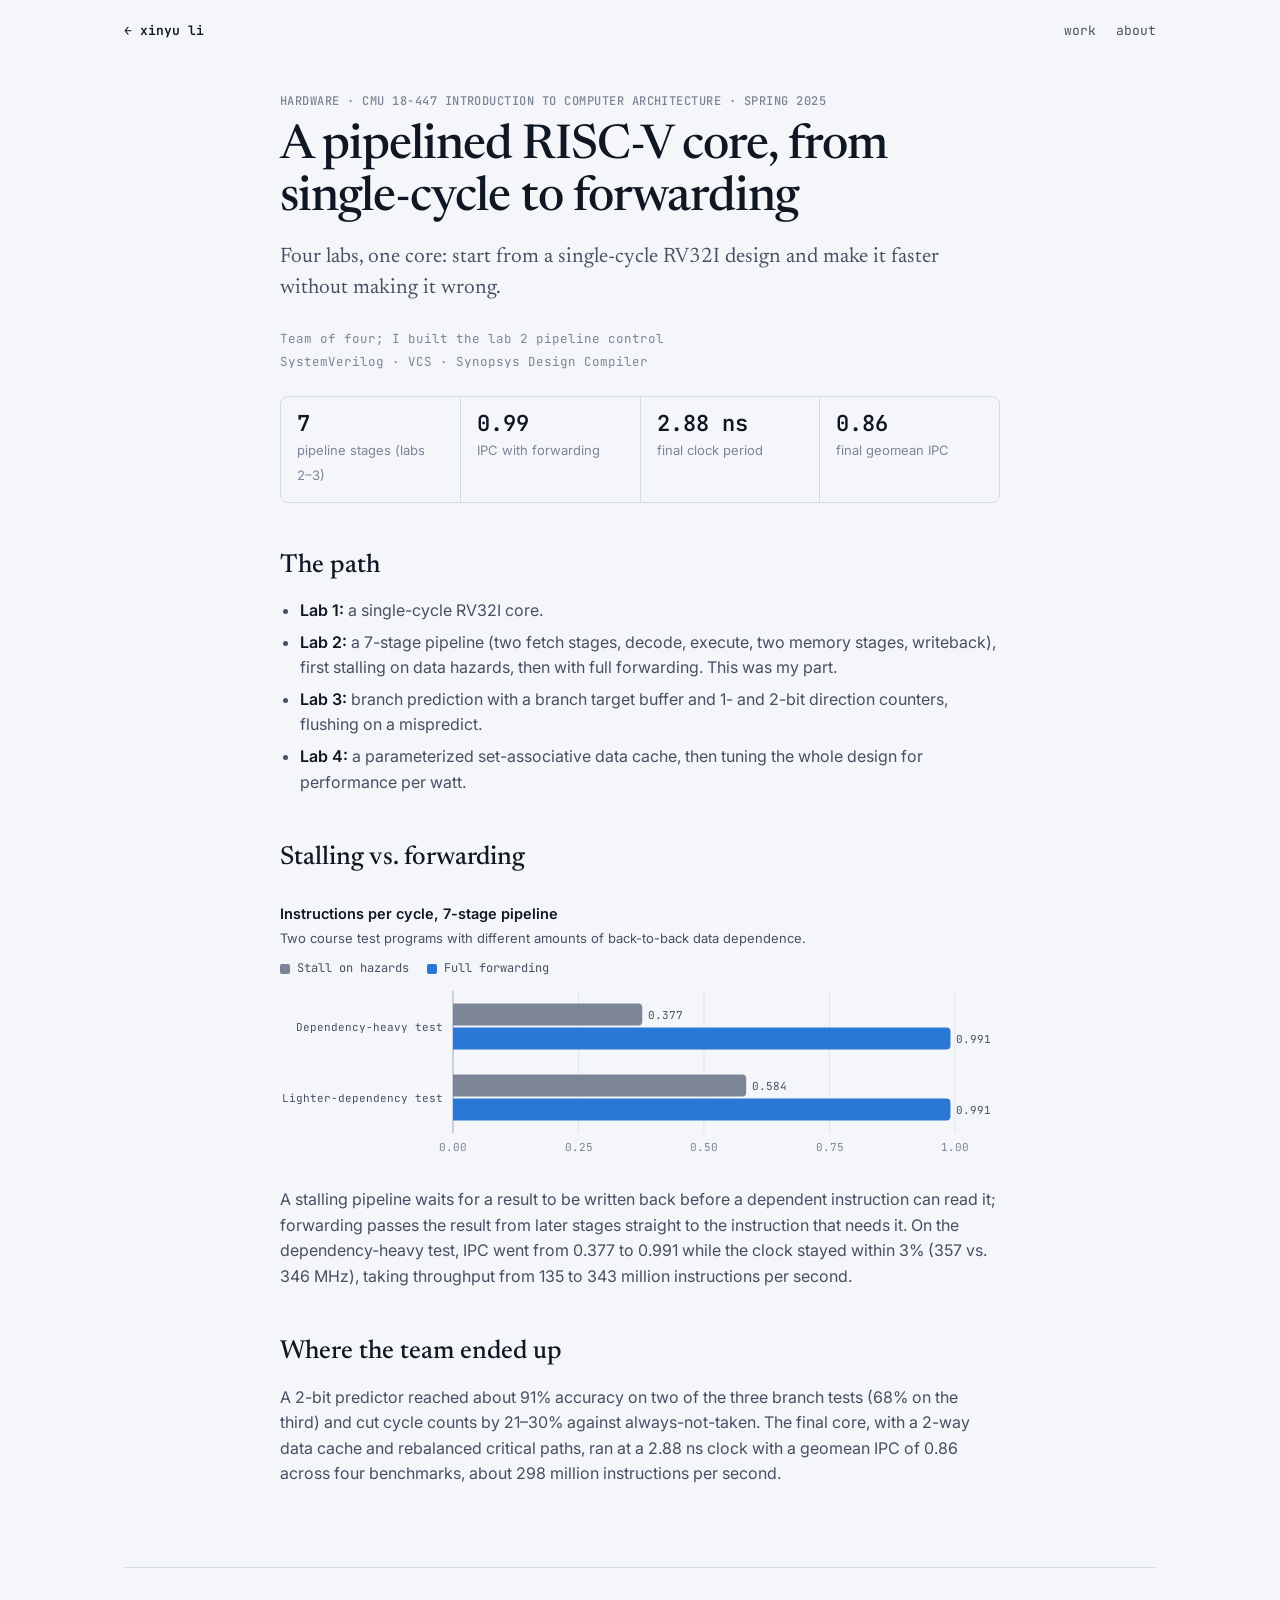
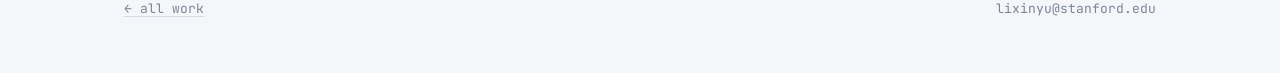
<file: projects/riscv-pipeline.html>
<!doctype html>
<html lang="en">
<head>
  <meta charset="utf-8">
  <meta name="viewport" content="width=device-width, initial-scale=1">
  <title>RISC-V Pipeline</title>
  <meta name="description" content="Four labs, one core: start from a single-cycle RV32I design and make it faster without making it wrong.">
  <link rel="icon" href="../assets/favicon.svg" type="image/svg+xml">
  <meta property="og:type" content="article">
  <meta property="og:title" content="A pipelined RISC-V core, from single-cycle to forwarding">
  <meta property="og:description" content="Four labs, one core: start from a single-cycle RV32I design and make it faster without making it wrong.">
  <meta property="og:url" content="https://xinyu511.github.io/projects/riscv-pipeline.html">
  <meta name="twitter:card" content="summary">
  <meta name="theme-color" content="#f4f6f9" media="(prefers-color-scheme: light)">
  <meta name="theme-color" content="#0c1016" media="(prefers-color-scheme: dark)">
  <link rel="canonical" href="https://xinyu511.github.io/projects/riscv-pipeline.html">
  <link rel="preconnect" href="https://fonts.googleapis.com">
  <link rel="preconnect" href="https://fonts.gstatic.com" crossorigin>
  <link href="https://fonts.googleapis.com/css2?family=Inter:wght@400;500;600&family=JetBrains+Mono:wght@400;500;600&family=Newsreader:ital,opsz,wght@0,6..72,400;0,6..72,500;1,6..72,400&display=swap" rel="stylesheet">
  <link rel="stylesheet" href="../assets/site.css?v=16">
</head>
<body>
<div class="wrap">
  <header class="topbar">
    <a class="home" href="../">← xinyu li</a>
    <nav><a href="../#work">work</a><a href="../#about">about</a></nav>
  </header>

  <main class="article">
    <div class="kicker">Hardware · CMU 18-447 Introduction to Computer Architecture · Spring 2025</div>
    <h1>A pipelined RISC-V core, from single-cycle to forwarding</h1>
    <p class="dek">Four labs, one core: start from a single-cycle RV32I design and make it faster without making it wrong.</p>
    <div class="meta-row"><span>Team of four; I built the lab 2 pipeline control</span><span>SystemVerilog · VCS · Synopsys Design Compiler</span></div>
    <div class="facts"><div><b>7</b><span>pipeline stages (labs 2–3)</span></div><div><b>0.99</b><span>IPC with forwarding</span></div><div><b>2.88 ns</b><span>final clock period</span></div><div><b>0.86</b><span>final geomean IPC</span></div></div>
    

<h2>The path</h2>
<ul>
  <li><strong>Lab 1:</strong> a single-cycle RV32I core.</li>
  <li><strong>Lab 2:</strong> a 7-stage pipeline (two fetch stages, decode, execute, two memory stages, writeback), first stalling on data hazards, then with full forwarding. This was my part.</li>
  <li><strong>Lab 3:</strong> branch prediction with a branch target buffer and 1- and 2-bit direction counters, flushing on a mispredict.</li>
  <li><strong>Lab 4:</strong> a parameterized set-associative data cache, then tuning the whole design for performance per watt.</li>
</ul>

<h2>Stalling vs. forwarding</h2>
<figure class="figure chart-fig">
  <div class="chart-title">Instructions per cycle, 7-stage pipeline</div>
  <p class="chart-sub">Two course test programs with different amounts of back-to-back data dependence.</p>
  <div data-chart="core-ipc"></div>
</figure>
<p>A stalling pipeline waits for a result to be written back before a dependent instruction can read it; forwarding passes the result from later stages straight to the instruction that needs it. On the dependency-heavy test, IPC went from 0.377 to 0.991 while the clock stayed within 3% (357 vs. 346 MHz), taking throughput from 135 to 343 million instructions per second.</p>

<h2>Where the team ended up</h2>
<p>A 2-bit predictor reached about 91% accuracy on two of the three branch tests (68% on the third) and cut cycle counts by 21–30% against always-not-taken. The final core, with a 2-way data cache and rebalanced critical paths, ran at a 2.88 ns clock with a geomean IPC of 0.86 across four benchmarks, about 298 million instructions per second.</p>

  </main>

  <footer>
    <a href="../#work">← all work</a>
    <span>lixinyu@stanford.edu</span>
  </footer>
</div>
<script src="../assets/chart-data.js?v=16"></script>
<script src="../assets/charts.js?v=16"></script>
</body>
</html>
</file>
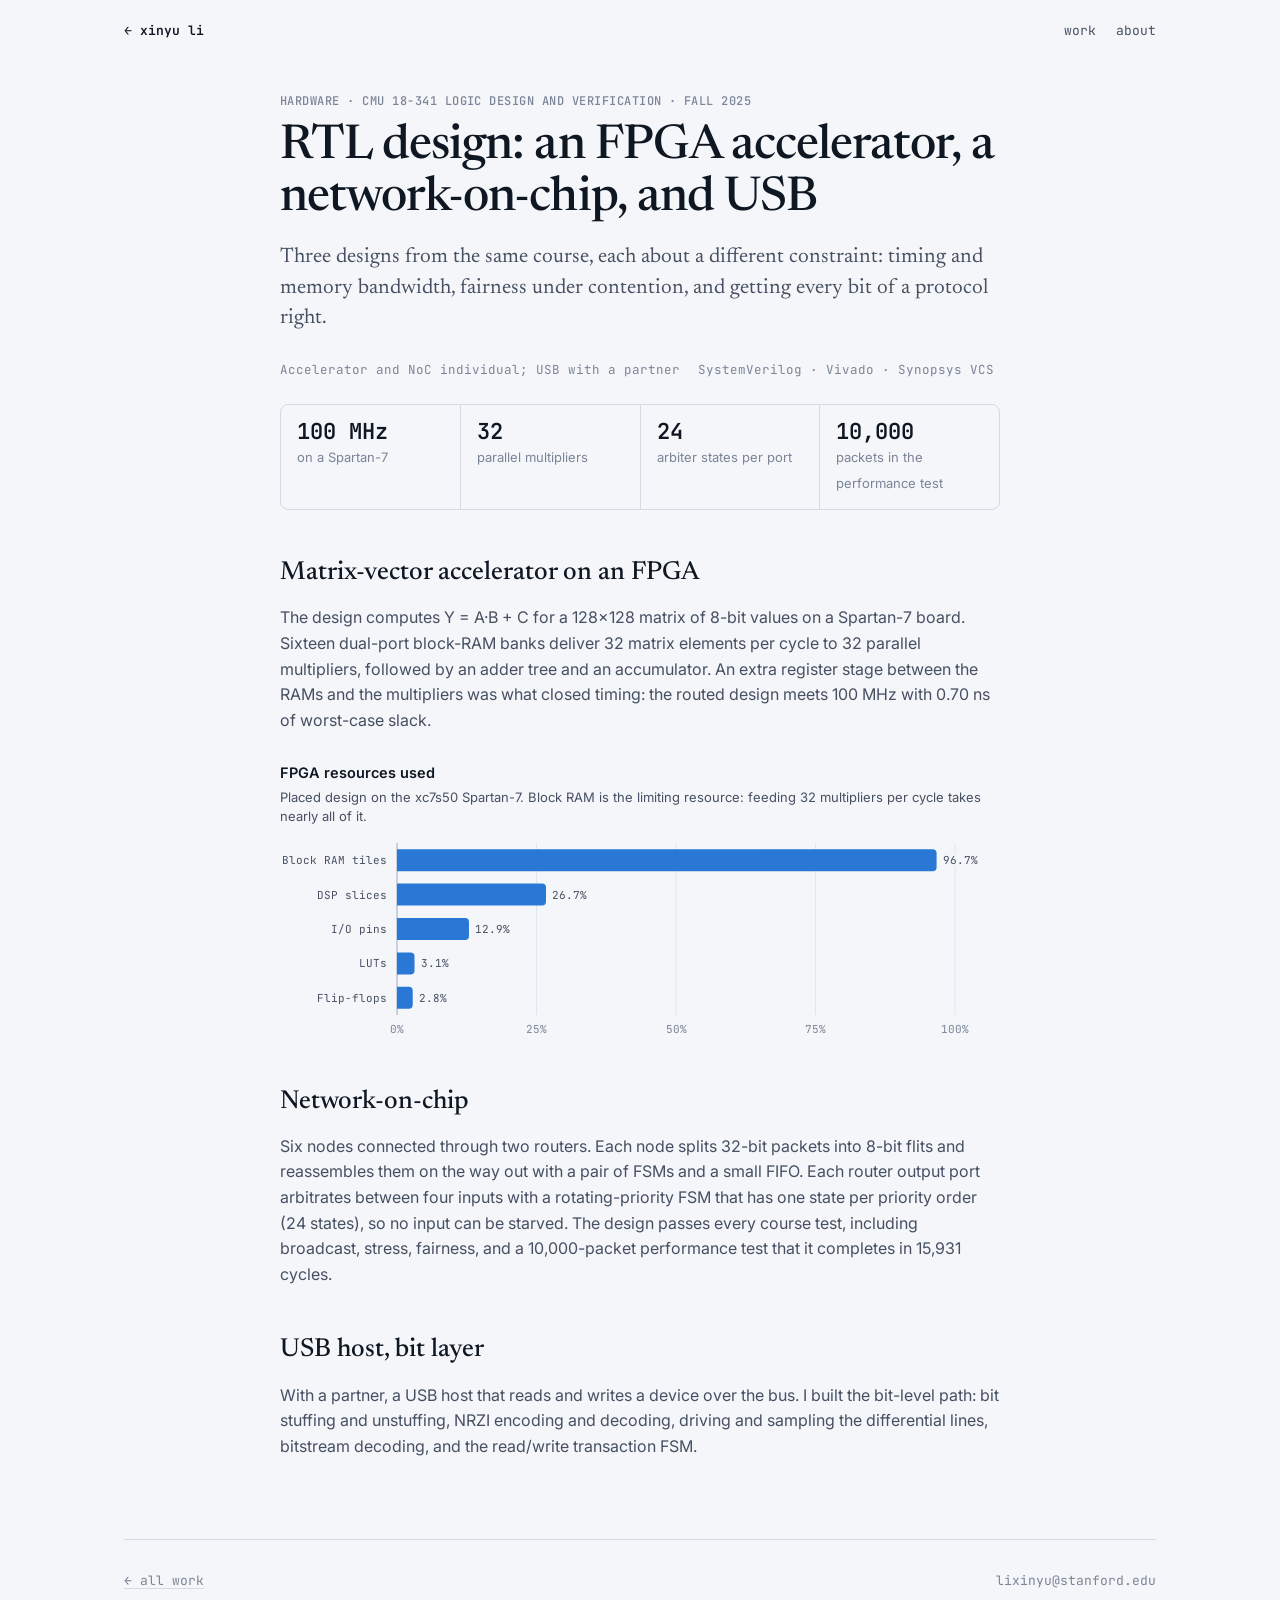
<file: projects/rtl-design.html>
<!doctype html>
<html lang="en">
<head>
  <meta charset="utf-8">
  <meta name="viewport" content="width=device-width, initial-scale=1">
  <title>RTL Design Projects</title>
  <meta name="description" content="Three designs from the same course, each about a different constraint: timing and memory bandwidth, fairness under contention, and getting every bit of a protocol right.">
  <link rel="icon" href="../assets/favicon.svg" type="image/svg+xml">
  <meta property="og:type" content="article">
  <meta property="og:title" content="RTL design: an FPGA accelerator, a network-on-chip, and USB">
  <meta property="og:description" content="Three designs from the same course, each about a different constraint: timing and memory bandwidth, fairness under contention, and getting every bit of a protocol right.">
  <meta property="og:url" content="https://xinyu511.github.io/projects/rtl-design.html">
  <meta name="twitter:card" content="summary">
  <meta name="theme-color" content="#f4f6f9" media="(prefers-color-scheme: light)">
  <meta name="theme-color" content="#0c1016" media="(prefers-color-scheme: dark)">
  <link rel="canonical" href="https://xinyu511.github.io/projects/rtl-design.html">
  <link rel="preconnect" href="https://fonts.googleapis.com">
  <link rel="preconnect" href="https://fonts.gstatic.com" crossorigin>
  <link href="https://fonts.googleapis.com/css2?family=Inter:wght@400;500;600&family=JetBrains+Mono:wght@400;500;600&family=Newsreader:ital,opsz,wght@0,6..72,400;0,6..72,500;1,6..72,400&display=swap" rel="stylesheet">
  <link rel="stylesheet" href="../assets/site.css?v=16">
</head>
<body>
<div class="wrap">
  <header class="topbar">
    <a class="home" href="../">← xinyu li</a>
    <nav><a href="../#work">work</a><a href="../#about">about</a></nav>
  </header>

  <main class="article">
    <div class="kicker">Hardware · CMU 18-341 Logic Design and Verification · Fall 2025</div>
    <h1>RTL design: an FPGA accelerator, a network-on-chip, and USB</h1>
    <p class="dek">Three designs from the same course, each about a different constraint: timing and memory bandwidth, fairness under contention, and getting every bit of a protocol right.</p>
    <div class="meta-row"><span>Accelerator and NoC individual; USB with a partner</span><span>SystemVerilog · Vivado · Synopsys VCS</span></div>
    <div class="facts"><div><b>100 MHz</b><span>on a Spartan-7</span></div><div><b>32</b><span>parallel multipliers</span></div><div><b>24</b><span>arbiter states per port</span></div><div><b>10,000</b><span>packets in the performance test</span></div></div>
    

<h2>Matrix-vector accelerator on an FPGA</h2>
<p>The design computes Y = A·B + C for a 128×128 matrix of 8-bit values on a Spartan-7 board. Sixteen dual-port block-RAM banks deliver 32 matrix elements per cycle to 32 parallel multipliers, followed by an adder tree and an accumulator. An extra register stage between the RAMs and the multipliers was what closed timing: the routed design meets 100 MHz with 0.70 ns of worst-case slack.</p>
<figure class="figure chart-fig">
  <div class="chart-title">FPGA resources used</div>
  <p class="chart-sub">Placed design on the xc7s50 Spartan-7. Block RAM is the limiting resource: feeding 32 multipliers per cycle takes nearly all of it.</p>
  <div data-chart="mm-util"></div>
</figure>

<h2>Network-on-chip</h2>
<p>Six nodes connected through two routers. Each node splits 32-bit packets into 8-bit flits and reassembles them on the way out with a pair of FSMs and a small FIFO. Each router output port arbitrates between four inputs with a rotating-priority FSM that has one state per priority order (24 states), so no input can be starved. The design passes every course test, including broadcast, stress, fairness, and a 10,000-packet performance test that it completes in 15,931 cycles.</p>

<h2>USB host, bit layer</h2>
<p>With a partner, a USB host that reads and writes a device over the bus. I built the bit-level path: bit stuffing and unstuffing, NRZI encoding and decoding, driving and sampling the differential lines, bitstream decoding, and the read/write transaction FSM.</p>

  </main>

  <footer>
    <a href="../#work">← all work</a>
    <span>lixinyu@stanford.edu</span>
  </footer>
</div>
<script src="../assets/chart-data.js?v=16"></script>
<script src="../assets/charts.js?v=16"></script>
</body>
</html>
</file>
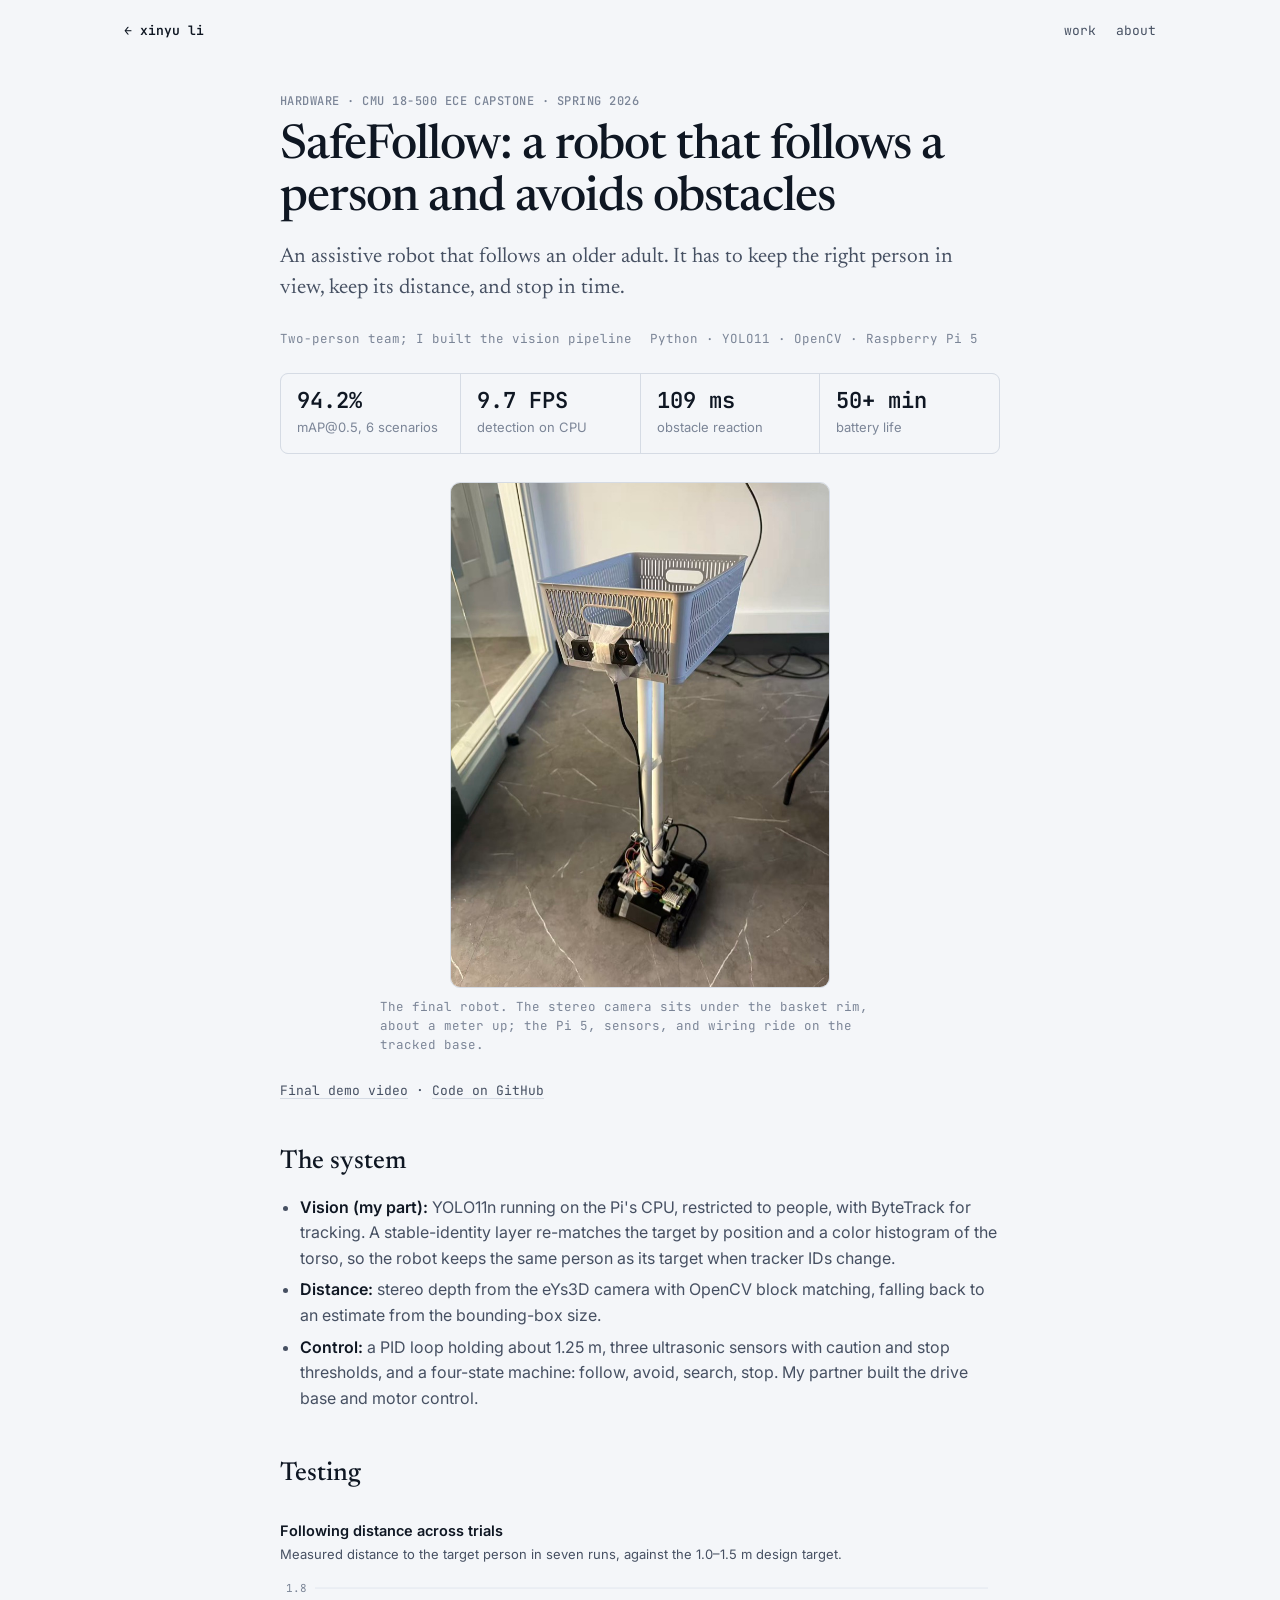
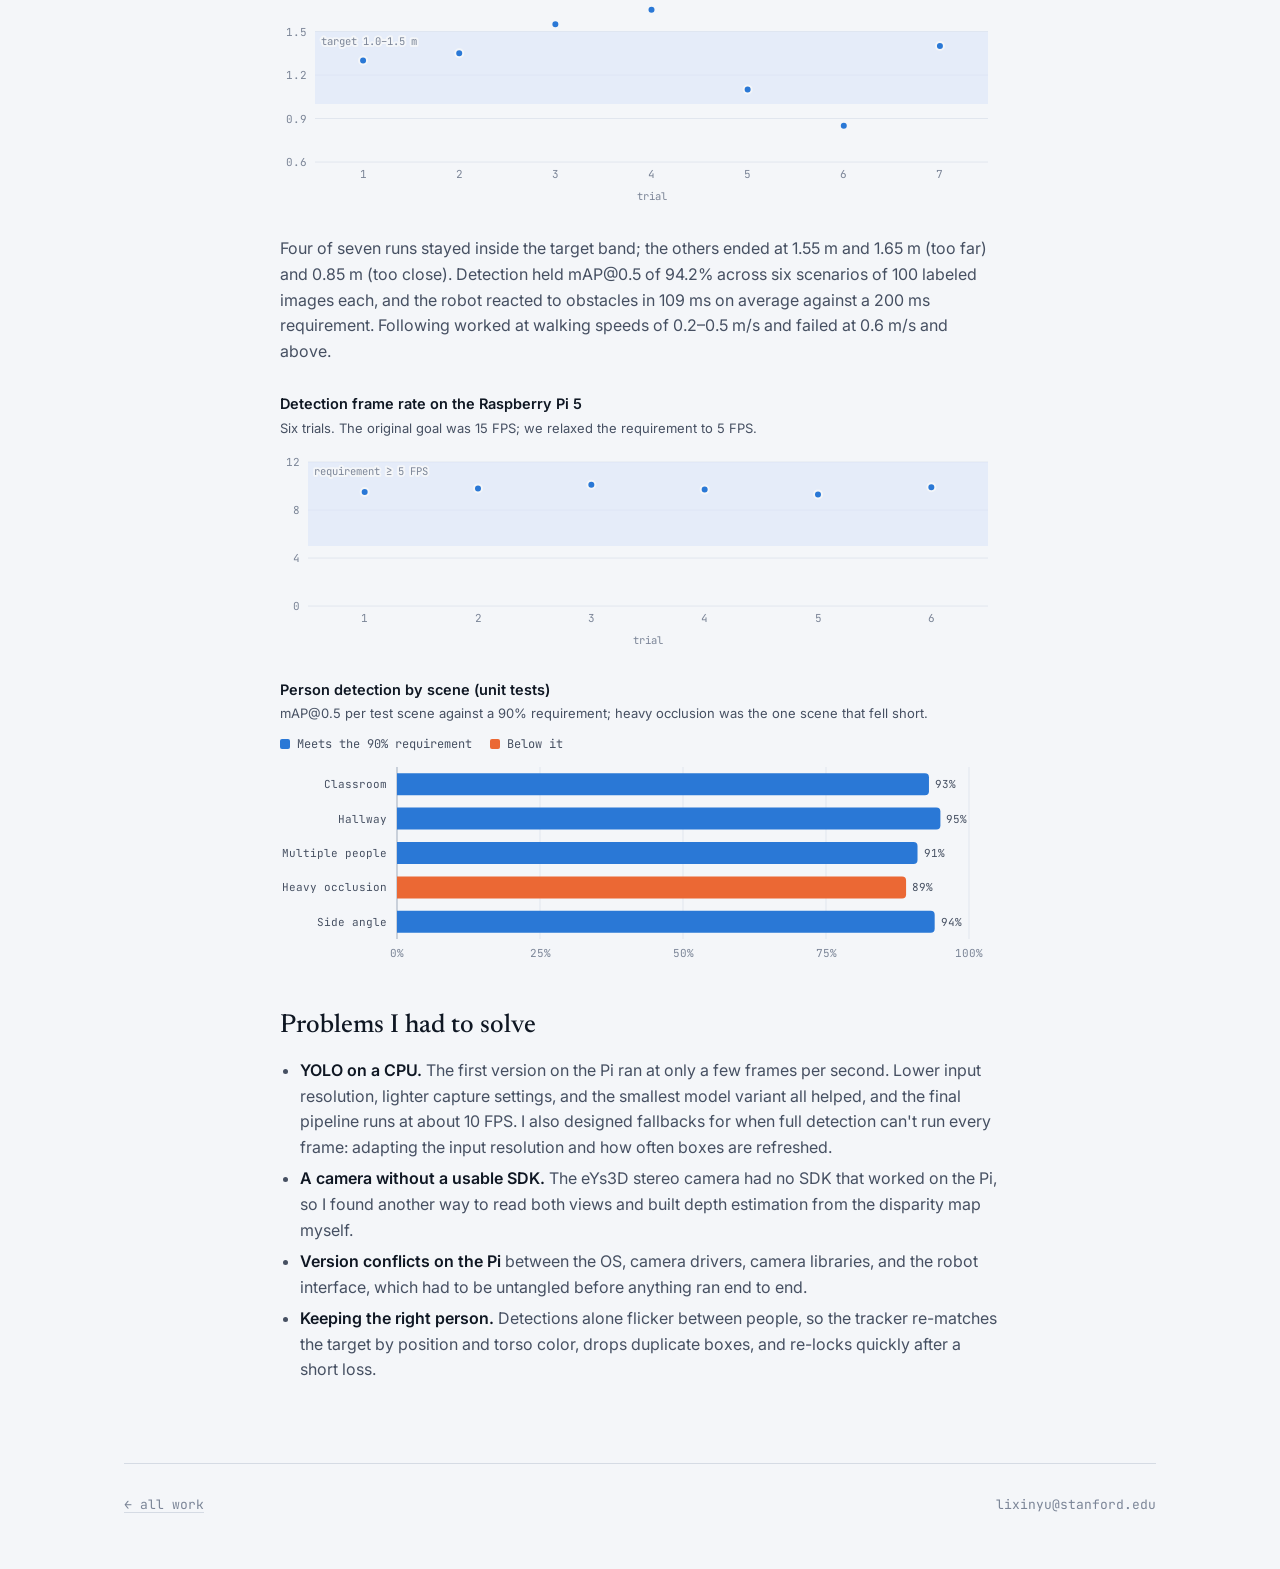
<file: projects/safefollow.html>
<!doctype html>
<html lang="en">
<head>
  <meta charset="utf-8">
  <meta name="viewport" content="width=device-width, initial-scale=1">
  <title>SafeFollow Robot</title>
  <meta name="description" content="An assistive robot that follows an older adult. It has to keep the right person in view, keep its distance, and stop in time.">
  <link rel="icon" href="../assets/favicon.svg" type="image/svg+xml">
  <meta property="og:type" content="article">
  <meta property="og:title" content="SafeFollow: a robot that follows a person and avoids obstacles">
  <meta property="og:description" content="An assistive robot that follows an older adult. It has to keep the right person in view, keep its distance, and stop in time.">
  <meta property="og:url" content="https://xinyu511.github.io/projects/safefollow.html">
  <meta name="twitter:card" content="summary">
  <meta name="theme-color" content="#f4f6f9" media="(prefers-color-scheme: light)">
  <meta name="theme-color" content="#0c1016" media="(prefers-color-scheme: dark)">
  <link rel="canonical" href="https://xinyu511.github.io/projects/safefollow.html">
  <link rel="preconnect" href="https://fonts.googleapis.com">
  <link rel="preconnect" href="https://fonts.gstatic.com" crossorigin>
  <link href="https://fonts.googleapis.com/css2?family=Inter:wght@400;500;600&family=JetBrains+Mono:wght@400;500;600&family=Newsreader:ital,opsz,wght@0,6..72,400;0,6..72,500;1,6..72,400&display=swap" rel="stylesheet">
  <link rel="stylesheet" href="../assets/site.css?v=16">
</head>
<body>
<div class="wrap">
  <header class="topbar">
    <a class="home" href="../">← xinyu li</a>
    <nav><a href="../#work">work</a><a href="../#about">about</a></nav>
  </header>

  <main class="article">
    <div class="kicker">Hardware · CMU 18-500 ECE Capstone · Spring 2026</div>
    <h1>SafeFollow: a robot that follows a person and avoids obstacles</h1>
    <p class="dek">An assistive robot that follows an older adult. It has to keep the right person in view, keep its distance, and stop in time.</p>
    <div class="meta-row"><span>Two-person team; I built the vision pipeline</span><span>Python · YOLO11 · OpenCV · Raspberry Pi 5</span></div>
    <div class="facts"><div><b>94.2%</b><span>mAP@0.5, 6 scenarios</span></div><div><b>9.7 FPS</b><span>detection on CPU</span></div><div><b>109 ms</b><span>obstacle reaction</span></div><div><b>50+ min</b><span>battery life</span></div></div>
    

<figure class="figure photo">
  <img src="../assets/img/safefollow-robot.jpg" alt="The finished robot: a tracked base carrying a Raspberry Pi 5 and ultrasonic sensors, two white poles holding a grey basket, and a stereo camera taped under the front of the basket." width="720" height="960" loading="lazy">
  <figcaption>The final robot. The stereo camera sits under the basket rim, about a meter up; the Pi 5, sensors, and wiring ride on the tracked base.</figcaption>
</figure>
<p class="links-row"><a href="https://youtu.be/qM7Re3HG1jc">Final demo video</a> · <a href="https://github.com/xinyu511/18500project_b7/tree/tracking">Code on GitHub</a></p>

<h2>The system</h2>
<ul>
  <li><strong>Vision (my part):</strong> YOLO11n running on the Pi's CPU, restricted to people, with ByteTrack for tracking. A stable-identity layer re-matches the target by position and a color histogram of the torso, so the robot keeps the same person as its target when tracker IDs change.</li>
  <li><strong>Distance:</strong> stereo depth from the eYs3D camera with OpenCV block matching, falling back to an estimate from the bounding-box size.</li>
  <li><strong>Control:</strong> a PID loop holding about 1.25 m, three ultrasonic sensors with caution and stop thresholds, and a four-state machine: follow, avoid, search, stop. My partner built the drive base and motor control.</li>
</ul>

<h2>Testing</h2>
<figure class="figure chart-fig">
  <div class="chart-title">Following distance across trials</div>
  <p class="chart-sub">Measured distance to the target person in seven runs, against the 1.0–1.5 m design target.</p>
  <div data-chart="sf-distance"></div>
</figure>
<p>Four of seven runs stayed inside the target band; the others ended at 1.55 m and 1.65 m (too far) and 0.85 m (too close). Detection held mAP@0.5 of 94.2% across six scenarios of 100 labeled images each, and the robot reacted to obstacles in 109 ms on average against a 200 ms requirement. Following worked at walking speeds of 0.2–0.5 m/s and failed at 0.6 m/s and above.</p>
<figure class="figure chart-fig">
  <div class="chart-title">Detection frame rate on the Raspberry Pi 5</div>
  <p class="chart-sub">Six trials. The original goal was 15 FPS; we relaxed the requirement to 5 FPS.</p>
  <div data-chart="sf-fps"></div>
</figure>
<figure class="figure chart-fig">
  <div class="chart-title">Person detection by scene (unit tests)</div>
  <p class="chart-sub">mAP@0.5 per test scene against a 90% requirement; heavy occlusion was the one scene that fell short.</p>
  <div data-chart="sf-detect"></div>
</figure>

<h2>Problems I had to solve</h2>
<ul>
  <li><strong>YOLO on a CPU.</strong> The first version on the Pi ran at only a few frames per second. Lower input resolution, lighter capture settings, and the smallest model variant all helped, and the final pipeline runs at about 10 FPS. I also designed fallbacks for when full detection can't run every frame: adapting the input resolution and how often boxes are refreshed.</li>
  <li><strong>A camera without a usable SDK.</strong> The eYs3D stereo camera had no SDK that worked on the Pi, so I found another way to read both views and built depth estimation from the disparity map myself.</li>
  <li><strong>Version conflicts on the Pi</strong> between the OS, camera drivers, camera libraries, and the robot interface, which had to be untangled before anything ran end to end.</li>
  <li><strong>Keeping the right person.</strong> Detections alone flicker between people, so the tracker re-matches the target by position and torso color, drops duplicate boxes, and re-locks quickly after a short loss.</li>
</ul>

  </main>

  <footer>
    <a href="../#work">← all work</a>
    <span>lixinyu@stanford.edu</span>
  </footer>
</div>
<script src="../assets/chart-data.js?v=16"></script>
<script src="../assets/charts.js?v=16"></script>
</body>
</html>
</file>
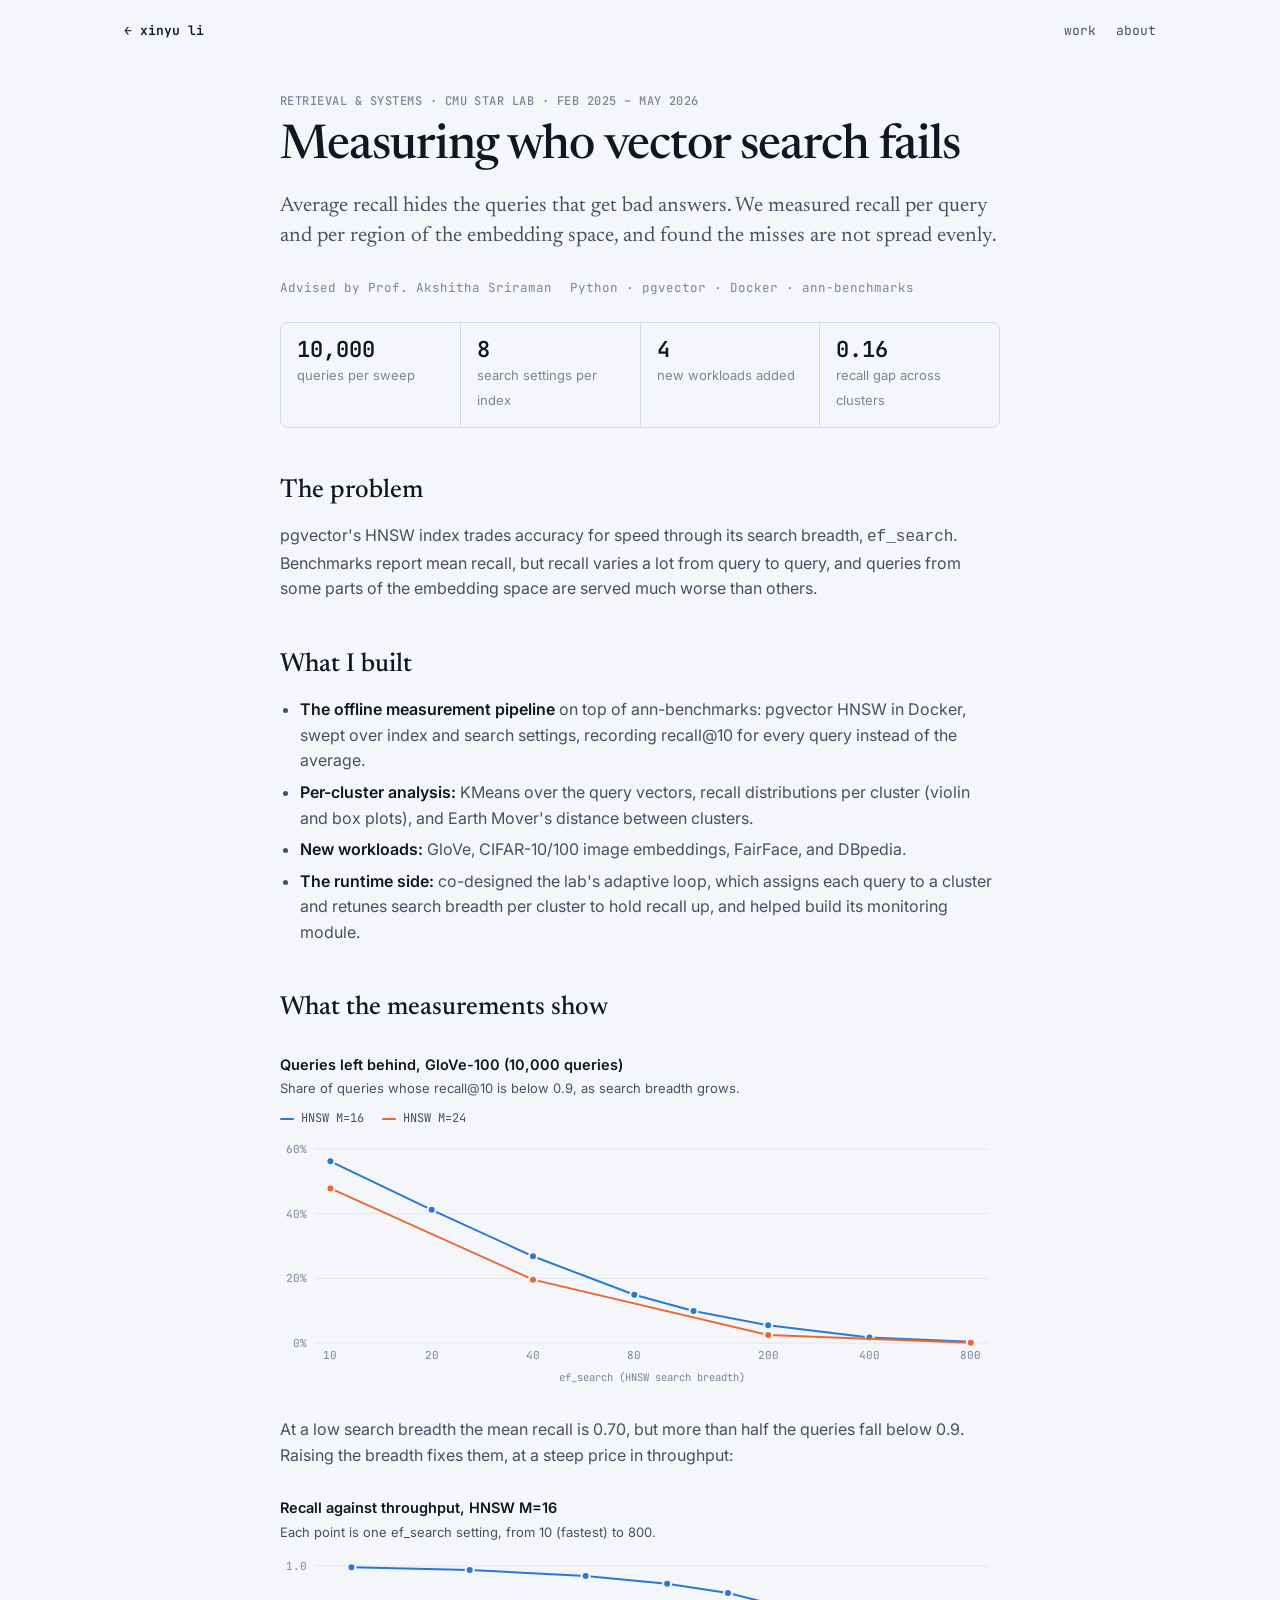
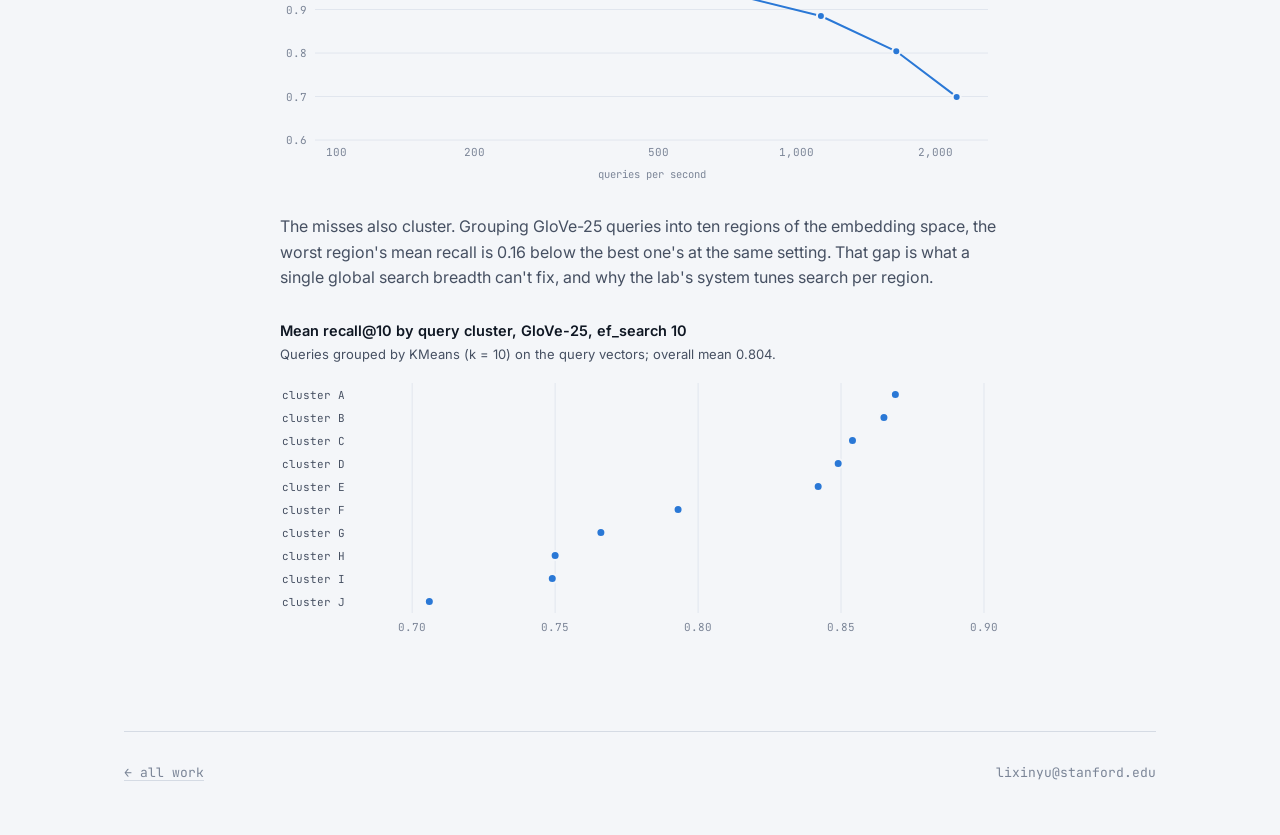
<file: projects/vector-recall.html>
<!doctype html>
<html lang="en">
<head>
  <meta charset="utf-8">
  <meta name="viewport" content="width=device-width, initial-scale=1">
  <title>Vector Search Recall</title>
  <meta name="description" content="Average recall hides the queries that get bad answers. We measured recall per query and per region of the embedding space, and found the misses are not spread evenly.">
  <link rel="icon" href="../assets/favicon.svg" type="image/svg+xml">
  <meta property="og:type" content="article">
  <meta property="og:title" content="Measuring who vector search fails">
  <meta property="og:description" content="Average recall hides the queries that get bad answers. We measured recall per query and per region of the embedding space, and found the misses are not spread evenly.">
  <meta property="og:url" content="https://xinyu511.github.io/projects/vector-recall.html">
  <meta name="twitter:card" content="summary">
  <meta name="theme-color" content="#f4f6f9" media="(prefers-color-scheme: light)">
  <meta name="theme-color" content="#0c1016" media="(prefers-color-scheme: dark)">
  <link rel="canonical" href="https://xinyu511.github.io/projects/vector-recall.html">
  <link rel="preconnect" href="https://fonts.googleapis.com">
  <link rel="preconnect" href="https://fonts.gstatic.com" crossorigin>
  <link href="https://fonts.googleapis.com/css2?family=Inter:wght@400;500;600&family=JetBrains+Mono:wght@400;500;600&family=Newsreader:ital,opsz,wght@0,6..72,400;0,6..72,500;1,6..72,400&display=swap" rel="stylesheet">
  <link rel="stylesheet" href="../assets/site.css?v=16">
</head>
<body>
<div class="wrap">
  <header class="topbar">
    <a class="home" href="../">← xinyu li</a>
    <nav><a href="../#work">work</a><a href="../#about">about</a></nav>
  </header>

  <main class="article">
    <div class="kicker">Retrieval & systems · CMU STAR Lab · Feb 2025 – May 2026</div>
    <h1>Measuring who vector search fails</h1>
    <p class="dek">Average recall hides the queries that get bad answers. We measured recall per query and per region of the embedding space, and found the misses are not spread evenly.</p>
    <div class="meta-row"><span>Advised by Prof. Akshitha Sriraman</span><span>Python · pgvector · Docker · ann-benchmarks</span></div>
    <div class="facts"><div><b>10,000</b><span>queries per sweep</span></div><div><b>8</b><span>search settings per index</span></div><div><b>4</b><span>new workloads added</span></div><div><b>0.16</b><span>recall gap across clusters</span></div></div>
    

<h2>The problem</h2>
<p>pgvector's HNSW index trades accuracy for speed through its search breadth, <code>ef_search</code>. Benchmarks report mean recall, but recall varies a lot from query to query, and queries from some parts of the embedding space are served much worse than others.</p>

<h2>What I built</h2>
<ul>
  <li><strong>The offline measurement pipeline</strong> on top of ann-benchmarks: pgvector HNSW in Docker, swept over index and search settings, recording recall@10 for every query instead of the average.</li>
  <li><strong>Per-cluster analysis:</strong> KMeans over the query vectors, recall distributions per cluster (violin and box plots), and Earth Mover's distance between clusters.</li>
  <li><strong>New workloads:</strong> GloVe, CIFAR-10/100 image embeddings, FairFace, and DBpedia.</li>
  <li><strong>The runtime side:</strong> co-designed the lab's adaptive loop, which assigns each query to a cluster and retunes search breadth per cluster to hold recall up, and helped build its monitoring module.</li>
</ul>

<h2>What the measurements show</h2>
<figure class="figure chart-fig">
  <div class="chart-title">Queries left behind, GloVe-100 (10,000 queries)</div>
  <p class="chart-sub">Share of queries whose recall@10 is below 0.9, as search breadth grows.</p>
  <div data-chart="star-tail"></div>
</figure>
<p>At a low search breadth the mean recall is 0.70, but more than half the queries fall below 0.9. Raising the breadth fixes them, at a steep price in throughput:</p>
<figure class="figure chart-fig">
  <div class="chart-title">Recall against throughput, HNSW M=16</div>
  <p class="chart-sub">Each point is one ef_search setting, from 10 (fastest) to 800.</p>
  <div data-chart="star-tradeoff"></div>
</figure>
<p>The misses also cluster. Grouping GloVe-25 queries into ten regions of the embedding space, the worst region's mean recall is 0.16 below the best one's at the same setting. That gap is what a single global search breadth can't fix, and why the lab's system tunes search per region.</p>
<figure class="figure chart-fig">
  <div class="chart-title">Mean recall@10 by query cluster, GloVe-25, ef_search 10</div>
  <p class="chart-sub">Queries grouped by KMeans (k = 10) on the query vectors; overall mean 0.804.</p>
  <div data-chart="star-clusters"></div>
</figure>

  </main>

  <footer>
    <a href="../#work">← all work</a>
    <span>lixinyu@stanford.edu</span>
  </footer>
</div>
<script src="../assets/chart-data.js?v=16"></script>
<script src="../assets/charts.js?v=16"></script>
</body>
</html>
</file>
<file: assets/site.css>
/* ---------- tokens ---------- */
:root {
  --paper: #f4f6f9;
  --paper-2: #e8ecf2;
  --ink: #0f1723;
  --ink-2: #465062;
  --ink-3: #7b8597;
  --rule: #d5dbe4;
  --accent: #2a5bd7;
  --accent-soft: #dde6fb;
  --slab-top: #fbfcfe;
  --slab-left: #dde3eb;
  --slab-right: #ccd4de;
  --slab-stroke: #a9b3c2;
  --s1: #2a78d6;
  --s2: #eb6834;
  --s3: #1baf7a;
  --s4: #eda100;
  --grid: #e1e6ee;

  --serif: "Newsreader", "Iowan Old Style", Georgia, serif;
  --sans: "Inter", -apple-system, BlinkMacSystemFont, "Segoe UI", sans-serif;
  --mono: "JetBrains Mono", ui-monospace, SFMono-Regular, Menlo, monospace;

  --measure: 1080px;
  --gutter: 24px;
  color-scheme: light;
}

@media (prefers-color-scheme: dark) {
  :root:not([data-theme="light"]) {
    --paper: #0c1016;
    --paper-2: #151b23;
    --ink: #e6edf5;
    --ink-2: #a6b0be;
    --ink-3: #6c7888;
    --rule: #252d38;
    --accent: #72a6ff;
    --accent-soft: #15264a;
    --slab-top: #19212c;
    --slab-left: #111821;
    --slab-right: #0b1017;
    --slab-stroke: #3a4656;
    --s1: #3987e5;
    --s2: #d95926;
    --s3: #199e70;
    --s4: #c98500;
    --grid: #1e2632;
    color-scheme: dark;
  }
}
:root[data-theme="dark"] {
  --paper: #0c1016;
  --paper-2: #151b23;
  --ink: #e6edf5;
  --ink-2: #a6b0be;
  --ink-3: #6c7888;
  --rule: #252d38;
  --accent: #72a6ff;
  --accent-soft: #15264a;
  --slab-top: #19212c;
  --slab-left: #111821;
  --slab-right: #0b1017;
  --slab-stroke: #3a4656;
  --s1: #3987e5;
  --s2: #d95926;
  --s3: #199e70;
  --s4: #c98500;
  --grid: #1e2632;
  color-scheme: dark;
}

/* ---------- base ---------- */
*, *::before, *::after { box-sizing: border-box; }
html { -webkit-text-size-adjust: 100%; }
body {
  margin: 0;
  background: var(--paper);
  color: var(--ink);
  font: 16px/1.6 var(--sans);
  -webkit-font-smoothing: antialiased;
}
a { color: inherit; text-decoration-color: var(--rule); text-underline-offset: 3px; text-decoration-thickness: 1px; transition: text-decoration-color .15s, color .15s; }
a:hover { color: var(--accent); text-decoration-color: currentColor; }
img { max-width: 100%; height: auto; display: block; }
:focus-visible { outline: 2px solid var(--accent); outline-offset: 3px; border-radius: 2px; }

.wrap { max-width: var(--measure); margin: 0 auto; padding: 0 var(--gutter); }
.mono { font-family: var(--mono); }
.kicker { font: 500 12px/1.4 var(--mono); letter-spacing: .04em; text-transform: uppercase; color: var(--ink-3); }

/* ---------- top bar ---------- */
.topbar { display: flex; justify-content: space-between; align-items: center; padding: 22px 0; font: 13px var(--mono); color: var(--ink-2); }
.topbar nav { display: flex; gap: 20px; }
.topbar a { text-decoration: none; }
.topbar .home { color: var(--ink); font-weight: 600; }

/* ---------- hero ---------- */
.hero { display: grid; grid-template-columns: 1fr 1.05fr; gap: 56px; align-items: center; padding: 48px 0 72px; }
.hero h1 { font: 500 clamp(44px, 6vw, 64px)/1.02 var(--serif); letter-spacing: -.02em; margin: 14px 0 22px; }
.lede { font: 400 clamp(20px, 2.2vw, 24px)/1.4 var(--serif); color: var(--ink); margin: 0 0 18px; }
.lede em { font-style: italic; color: var(--accent); }
.hero p { color: var(--ink-2); margin: 0 0 14px; }
.seeking { border-left: 2px solid var(--accent); padding: 2px 0 2px 14px; margin: 22px 0 26px !important; color: var(--ink) !important; }
.seeking b { font-weight: 600; }
.links { display: flex; flex-wrap: wrap; gap: 10px; }
.btn { display: inline-flex; align-items: center; gap: 6px; padding: 8px 14px; border: 1px solid var(--rule); border-radius: 999px; font: 500 13px var(--mono); text-decoration: none; background: transparent; color: var(--ink); }
.btn:hover { border-color: var(--accent); color: var(--accent); }
.btn.primary { background: var(--ink); color: var(--paper); border-color: var(--ink); }
.btn.primary:hover { background: var(--accent); border-color: var(--accent); color: var(--paper); }

/* ---------- stack figure ---------- */
.stack-fig { margin: 0; }
.stack { display: grid; grid-template-columns: 50% 50%; position: relative; }
.stack svg { width: 100%; height: auto; overflow: visible; }
.stack-labels { position: relative; list-style: none; margin: 0; padding: 0; }
.stack-labels li { position: absolute; left: 0; right: 0; transform: translateY(-50%); }
.layer-btn { all: unset; cursor: pointer; display: block; padding: 4px 8px; margin-left: -8px; border-radius: 6px; transition: background .15s; }
.layer-btn .name { display: flex; align-items: center; gap: 8px; font: 500 18px/1.2 var(--serif); color: var(--ink); }
.layer-btn .sub { display: block; font: 11.5px/1.35 var(--mono); color: var(--ink-3); margin-top: 2px; }
.layer-btn .now { font: 600 9.5px/1 var(--mono); letter-spacing: .06em; text-transform: uppercase; color: var(--accent); border: 1px solid currentColor; border-radius: 4px; padding: 3px 5px; white-space: nowrap; }
.layer-btn:hover, .layer-btn.is-hot { background: var(--paper-2); }
.layer-btn[aria-pressed="true"] .name { color: var(--accent); }
.layer-btn:focus-visible { outline: 2px solid var(--accent); }

.slab { cursor: pointer; transition: transform .25s cubic-bezier(.2,.7,.3,1); }
.slab .top { fill: var(--slab-top); stroke: var(--slab-stroke); stroke-width: 1; transition: fill .25s, stroke .25s; }
.slab .left { fill: var(--slab-left); stroke: var(--slab-stroke); stroke-width: 1; }
.slab .right { fill: var(--slab-right); stroke: var(--slab-stroke); stroke-width: 1; }
.slab .grid { stroke: var(--slab-stroke); stroke-width: .6; opacity: .55; fill: none; }
.slab.focus .top { stroke: var(--accent); }
.slab.is-hot, .slab.is-on { transform: translateY(-6px); }
.slab.is-lit .top, .slab.is-hot .top, .slab.is-on .top { fill: var(--accent-soft); stroke: var(--accent); }
.leader { stroke: var(--slab-stroke); stroke-width: 1; stroke-dasharray: 2 3; }
.spine { stroke: var(--accent); stroke-width: 1.2; stroke-dasharray: 2 4; opacity: .55; }
.pulse { fill: var(--accent); }
.pulse-glow { fill: var(--accent); opacity: .22; }
.stack-fig figcaption { font: 12.5px/1.5 var(--mono); color: var(--ink-3); margin-top: 18px; max-width: 46ch; }

/* ---------- sections ---------- */
section { padding: 56px 0; border-top: 1px solid var(--rule); }
.section-head { display: flex; align-items: baseline; justify-content: space-between; gap: 16px; flex-wrap: wrap; margin-bottom: 26px; }
.section-head h2 { font: 500 30px/1.1 var(--serif); margin: 0; letter-spacing: -.01em; }

/* area chips */
.filters { display: flex; flex-wrap: wrap; gap: 8px; margin: 0 0 8px; }
.chip { all: unset; cursor: pointer; font: 12px/1 var(--mono); padding: 7px 11px; border: 1px solid var(--rule); border-radius: 999px; color: var(--ink-2); transition: all .15s; }
.chip:hover { border-color: var(--ink-3); color: var(--ink); }
.chip[aria-pressed="true"] { background: var(--ink); border-color: var(--ink); color: var(--paper); }
.chip:focus-visible { outline: 2px solid var(--accent); outline-offset: 2px; }
.filter-status { font: 12px var(--mono); color: var(--ink-3); min-height: 20px; margin: 10px 0 18px; }
.filter-status button { all: unset; cursor: pointer; color: var(--accent); text-decoration: underline; text-underline-offset: 3px; margin-left: 6px; }

/* work list */
.work { display: grid; grid-template-columns: 190px 1fr; gap: 28px; padding: 26px 0; border-top: 1px solid var(--rule); transition: opacity .25s; }
.work:first-of-type { border-top: 0; }
.work.is-dim { opacity: .28; }
.work-meta { font: 12px/1.6 var(--mono); color: var(--ink-3); }
.work-meta .layer { display: inline-block; color: var(--accent); margin-bottom: 4px; }
.work h3 { font: 500 23px/1.25 var(--serif); margin: 0 0 8px; letter-spacing: -.005em; }
.work h3 a { text-decoration: none; }
.work h3 a:hover { text-decoration: underline; }
.work p { margin: 0 0 12px; color: var(--ink-2); max-width: 68ch; }
.stats { list-style: none; padding: 0; margin: 0 0 12px; display: flex; flex-wrap: wrap; gap: 8px 22px; }
.stats li { font-size: 14px; color: var(--ink-2); }
.stats b { font: 600 15px var(--mono); color: var(--ink); margin-right: 4px; }
.tags { display: flex; flex-wrap: wrap; gap: 6px; }
.tag { font: 11px/1 var(--mono); color: var(--ink-3); background: var(--paper-2); padding: 5px 8px; border-radius: 4px; }
.more { font: 500 13px var(--mono); color: var(--accent); text-decoration: none; display: inline-block; margin-top: 10px; }
.more:hover { text-decoration: underline; }

/* timeline / lists */
.two-col { display: grid; grid-template-columns: 1fr 1fr; gap: 48px; }
.timeline { list-style: none; margin: 0; padding: 0; }
.timeline li { display: grid; grid-template-columns: 112px 1fr; gap: 16px; padding: 12px 0; border-top: 1px solid var(--rule); }
.timeline li:first-child { border-top: 0; }
.timeline .when { font: 12px/1.7 var(--mono); color: var(--ink-3); }
.timeline .what b { font-weight: 600; }
.timeline .what span { display: block; color: var(--ink-2); font-size: 14.5px; }
h3.sub-h { font: 500 13px var(--mono); text-transform: uppercase; letter-spacing: .05em; color: var(--ink-3); margin: 0 0 10px; }
.pubs { list-style: none; margin: 0 0 32px; padding: 0; }
.pubs li { padding: 10px 0; border-top: 1px solid var(--rule); }
.pubs li:first-child { border-top: 0; }
.pubs .title { font: 500 18px/1.3 var(--serif); display: block; }
.pubs .authors { font-size: 14px; color: var(--ink-2); }
.pubs .venue { font: 12px var(--mono); color: var(--ink-3); }
.me { color: var(--ink); font-weight: 600; }

footer { border-top: 1px solid var(--rule); padding: 32px 0 56px; font: 13px var(--mono); color: var(--ink-3); display: flex; justify-content: space-between; flex-wrap: wrap; gap: 12px; }

/* ---------- article (project pages) ---------- */
.article { max-width: 720px; margin: 0 auto; padding: 32px 0 64px; }
.article h1 { font: 500 clamp(34px, 5vw, 48px)/1.08 var(--serif); letter-spacing: -.02em; margin: 12px 0 18px; }
.article .dek { font: 400 21px/1.45 var(--serif); color: var(--ink-2); margin: 0 0 26px; }
.article h2 { font: 500 26px/1.2 var(--serif); margin: 48px 0 12px; }
.article p, .article li { color: var(--ink-2); }
.article p strong, .article li strong { color: var(--ink); font-weight: 600; }
.article ul { padding-left: 20px; }
.article li { margin: 6px 0; }
.facts { display: grid; grid-template-columns: repeat(auto-fit, minmax(150px, 1fr)); gap: 1px; background: var(--rule); border: 1px solid var(--rule); border-radius: 8px; overflow: hidden; margin: 26px 0; }
.facts div { background: var(--paper); padding: 14px 16px; }
.facts b { display: block; font: 600 22px/1.15 var(--mono); color: var(--ink); }
.facts span { font-size: 13px; color: var(--ink-3); }
.figure { margin: 28px 0; }
.figure img { border: 1px solid var(--rule); border-radius: 6px; background: #fcfcfa; }
.figure figcaption { font: 12.5px/1.5 var(--mono); color: var(--ink-3); margin-top: 10px; }
.tldr { background: var(--paper-2); border-radius: 8px; padding: 18px 20px; margin: 0 0 8px; }
.tldr p { margin: 0; color: var(--ink); }
.meta-row { display: flex; flex-wrap: wrap; gap: 6px 18px; font: 12.5px var(--mono); color: var(--ink-3); }

/* ---------- responsive ---------- */
@media (max-width: 860px) {
  .hero { grid-template-columns: 1fr; gap: 40px; padding: 24px 0 48px; }
  .two-col { grid-template-columns: 1fr; gap: 32px; }
  .work { grid-template-columns: 1fr; gap: 6px; }
}
@media (max-width: 520px) {
  :root { --gutter: 16px; }
  .topbar nav { gap: 14px; }
  .stack { grid-template-columns: 44% 56%; }
  .layer-btn .name { font-size: 15.5px; }
  .layer-btn .sub { font-size: 10.5px; }
  .layer-btn .now { display: none; }
  .timeline li { grid-template-columns: 1fr; gap: 2px; }
}
@media (prefers-reduced-motion: reduce) {
  * { transition: none !important; }
}

/* ---------- charts ---------- */
.chart { position: relative; }
.chart.is-full svg { display: block; max-width: 100%; overflow: visible; }
.chart text { font: 11px var(--mono); fill: var(--ink-3); }
.chart .cat, .chart .end-label, .chart .value { fill: var(--ink-2); }
.chart .cat, .chart .value, .chart .end-label, .chart .band-label { paint-order: stroke; stroke: var(--paper); stroke-width: 4px; stroke-linejoin: round; }
.chart .value { font-variant-numeric: tabular-nums; }
.chart .axis-title, .chart .band-label { fill: var(--ink-3); font-size: 10.5px; }
.chart .grid { stroke: var(--grid); stroke-width: 1; }
.chart .axis { stroke: var(--slab-stroke); stroke-width: 1; }
.chart .series-line { fill: none; stroke-linejoin: round; stroke-linecap: round; }
.chart .series-line.dashed { stroke-dasharray: 5 4; }
.chart .marker { stroke: var(--paper); stroke-width: 2; }
.chart .band { fill: var(--accent-soft); opacity: .6; }
.chart .dot-rail { stroke: var(--grid); stroke-width: 2; stroke-linecap: round; }
.chart .bar { transition: opacity .12s; }
.chart .bar.hot { opacity: .78; }
.chart .hair { stroke: var(--ink-3); stroke-width: 1; opacity: .6; }
.chart svg:focus-visible { outline: 2px solid var(--accent); outline-offset: 4px; border-radius: 4px; }
.chart-legend { display: flex; flex-wrap: wrap; gap: 6px 18px; font: 12px/1.4 var(--mono); color: var(--ink-2); margin: 0 0 10px; }
.chart-legend span { display: inline-flex; align-items: center; gap: 7px; }
.key-line { display: inline-block; width: 14px; height: 2px; border-radius: 1px; flex: none; }
.key-rect { display: inline-block; width: 10px; height: 10px; border-radius: 2px; flex: none; }
.key-dot { display: inline-block; width: 9px; height: 9px; border-radius: 50%; flex: none; }
.chart-tip { position: absolute; top: 0; left: 0; pointer-events: none; z-index: 5; min-width: 140px; max-width: 280px; background: var(--paper); border: 1px solid var(--rule); border-radius: 8px; padding: 8px 10px; box-shadow: 0 6px 20px rgba(15, 23, 35, .10); opacity: 0; transition: opacity .1s; font: 12px/1.45 var(--sans); }
.chart-tip.on { opacity: 1; }
.tip-head { font: 11px var(--mono); color: var(--ink-3); margin-bottom: 4px; }
.tip-row { display: flex; align-items: center; gap: 8px; }
.tip-row b { font-weight: 600; color: var(--ink); font-variant-numeric: tabular-nums; }
.tip-row span { color: var(--ink-2); }
.chart-table { margin-top: 10px; }
.chart-table summary { font: 12px var(--mono); color: var(--ink-3); cursor: pointer; }
.chart-table table { border-collapse: collapse; margin-top: 8px; font-size: 13px; font-variant-numeric: tabular-nums; }
.chart-table th, .chart-table td { text-align: left; padding: 4px 14px 4px 0; border-bottom: 1px solid var(--rule); color: var(--ink-2); }
.chart-table th { font: 500 11px var(--mono); color: var(--ink-3); }
.figure.chart-fig { margin: 30px 0; }
.chart-title { font: 600 14.5px/1.4 var(--sans); color: var(--ink); margin: 0 0 4px; }
.chart-sub { font: 13px/1.5 var(--sans); color: var(--ink-3); margin: 0 0 12px; }
.chart-pair { display: grid; grid-template-columns: 1fr 1fr; gap: 24px; }
.chart-pair .chart-title { font-size: 13px; }

/* homepage thumbnails */
.thumb { display: block; width: 132px; height: 82px; padding: 6px 7px; border: 1px solid var(--rule); border-radius: 10px; background: var(--paper-2); margin-bottom: 12px; transition: border-color .15s, transform .15s; }
a.thumb:hover { border-color: var(--accent); transform: translateY(-1px); }
.thumb .chart { width: 100%; height: 100%; }
.thumb svg { display: block; width: 100%; height: 100%; }
.work h3 a::after { content: " →"; color: var(--accent); opacity: 0; transition: opacity .15s; }
.work h3 a:hover::after { opacity: 1; }

/* logos in the timeline */
.timeline li.has-logo { grid-template-columns: 40px 96px 1fr; align-items: start; }
.logo { width: 34px; height: 34px; border-radius: 8px; background: #fff; border: 1px solid var(--rule); display: grid; place-items: center; overflow: hidden; margin-top: 2px; }
.logo img { width: 26px; height: 26px; object-fit: contain; }
.logo.wide img { width: 30px; height: 30px; }

@media (max-width: 860px) {
  .chart-pair { grid-template-columns: 1fr; }
}
@media (max-width: 520px) {
  .timeline li.has-logo { grid-template-columns: 40px 1fr; }
  .timeline li.has-logo .when { grid-column: 2; }
  .timeline li.has-logo .what { grid-column: 2; }
}

.figure.photo { text-align: center; }
.figure.photo img { max-width: min(380px, 100%); margin: 0 auto; border-radius: 10px; border: 1px solid var(--rule); }
.figure.photo figcaption { text-align: left; max-width: 520px; margin: 10px auto 0; }
.links-row { font: 13px var(--mono); }

/* design diagrams (not data) */
.figure.diagram svg { display: block; width: 100%; height: auto; max-width: 680px; }
.diagram text { font: 11.5px var(--mono); fill: var(--ink-2); }
.diagram .d-small { font-size: 11px; fill: var(--ink-3); }
.diagram .d-label { fill: var(--ink-2); }
.diagram .d-title { font: 600 14px var(--sans); fill: var(--ink); }
.diagram .d-num { font: 600 13px var(--mono); fill: var(--ink); }
.diagram .d-done { fill: var(--paper-2); stroke: var(--rule); }
.diagram .d-done + .d-num { fill: var(--ink-3); }
.diagram .d-live { fill: var(--accent-soft); stroke: var(--accent); stroke-width: 1.5; }
.diagram .d-wait { fill: none; stroke: var(--slab-stroke); stroke-dasharray: 4 3; }
.diagram .d-bracket { fill: none; stroke: var(--accent); stroke-width: 1.5; }
.diagram .d-arrow { fill: none; stroke: var(--ink-3); stroke-width: 1.5; }
.diagram .d-arrow.d-strong { stroke: var(--accent); stroke-width: 2; }
.diagram .d-arrow.d-dashed { stroke-dasharray: 4 3; }
.diagram .d-box { fill: var(--paper); stroke: var(--slab-stroke); stroke-width: 1.5; }
.diagram .d-box.d-lead { fill: var(--accent-soft); stroke: var(--accent); }
.diagram .d-server { fill: var(--paper-2); stroke: var(--rule); }
.diagram .d-actor { fill: var(--paper); stroke: var(--s1); stroke-width: 2; }
.diagram .d-actor.d-hot { fill: var(--s1); }
.note { font: 12.5px/1.5 var(--mono); color: var(--ink-3); border-left: 2px solid var(--rule); padding-left: 12px; }

/* hero identity */
.id-row { display: flex; align-items: center; gap: 22px; margin-bottom: 22px; }
.id-row h1 { margin: 6px 0 0; }
.avatar { width: 104px; height: 104px; border-radius: 50%; object-fit: cover; flex: none; border: 3px solid var(--paper); box-shadow: 0 0 0 1px var(--rule), 0 6px 18px rgba(15, 23, 35, .10); }
@media (max-width: 520px) {
  .id-row { gap: 16px; }
  .id-row h1 { font-size: 38px; white-space: nowrap; }
  .avatar { width: 76px; height: 76px; }
}

/* this quarter's courses */
.courses { display: grid; grid-template-columns: repeat(3, 1fr); gap: 16px; }
.course { border: 1px solid var(--rule); border-radius: 12px; padding: 18px 18px 16px; background: var(--paper); }
.course-code { font: 600 12px var(--mono); color: var(--accent); letter-spacing: .04em; }
.course h3 { font: 500 20px/1.25 var(--serif); margin: 6px 0 8px; }
.course p { margin: 0; font-size: 14.5px; color: var(--ink-2); }
@media (max-width: 860px) { .courses { grid-template-columns: 1fr; } }
</file>
